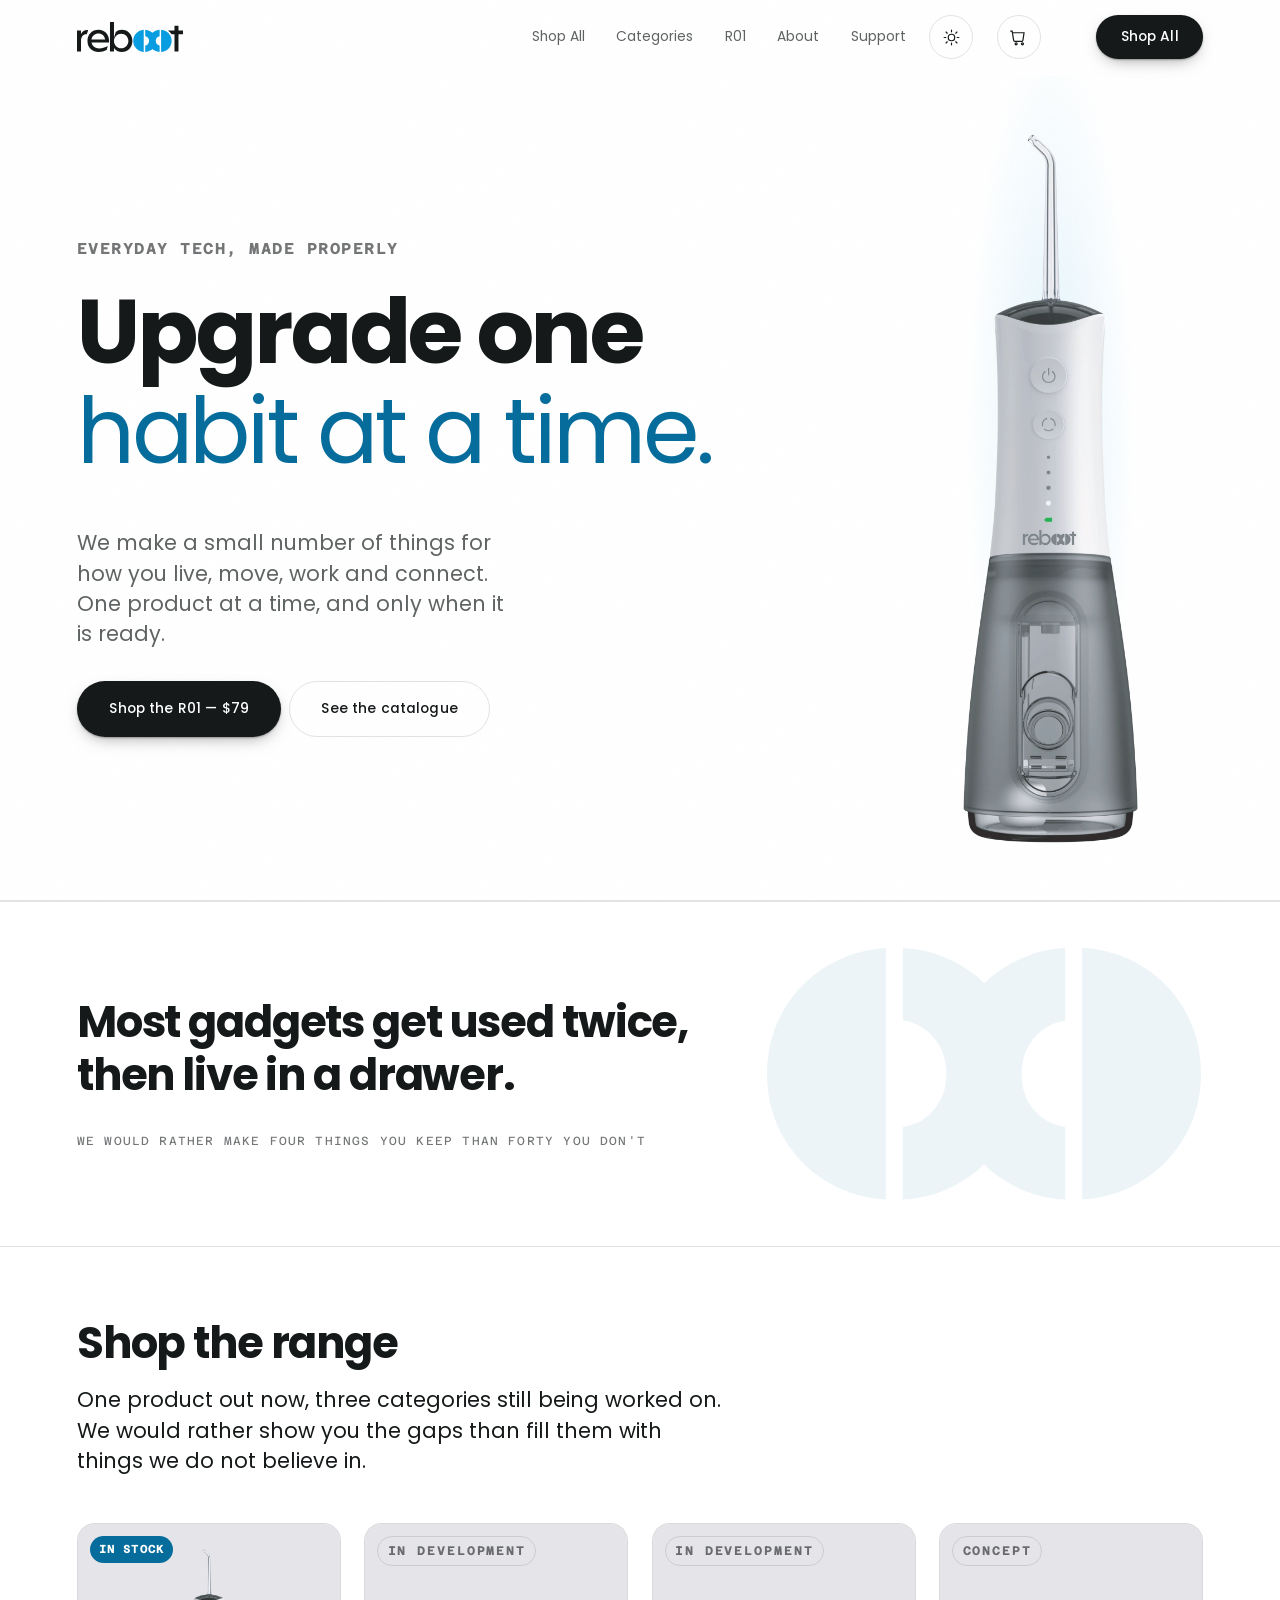
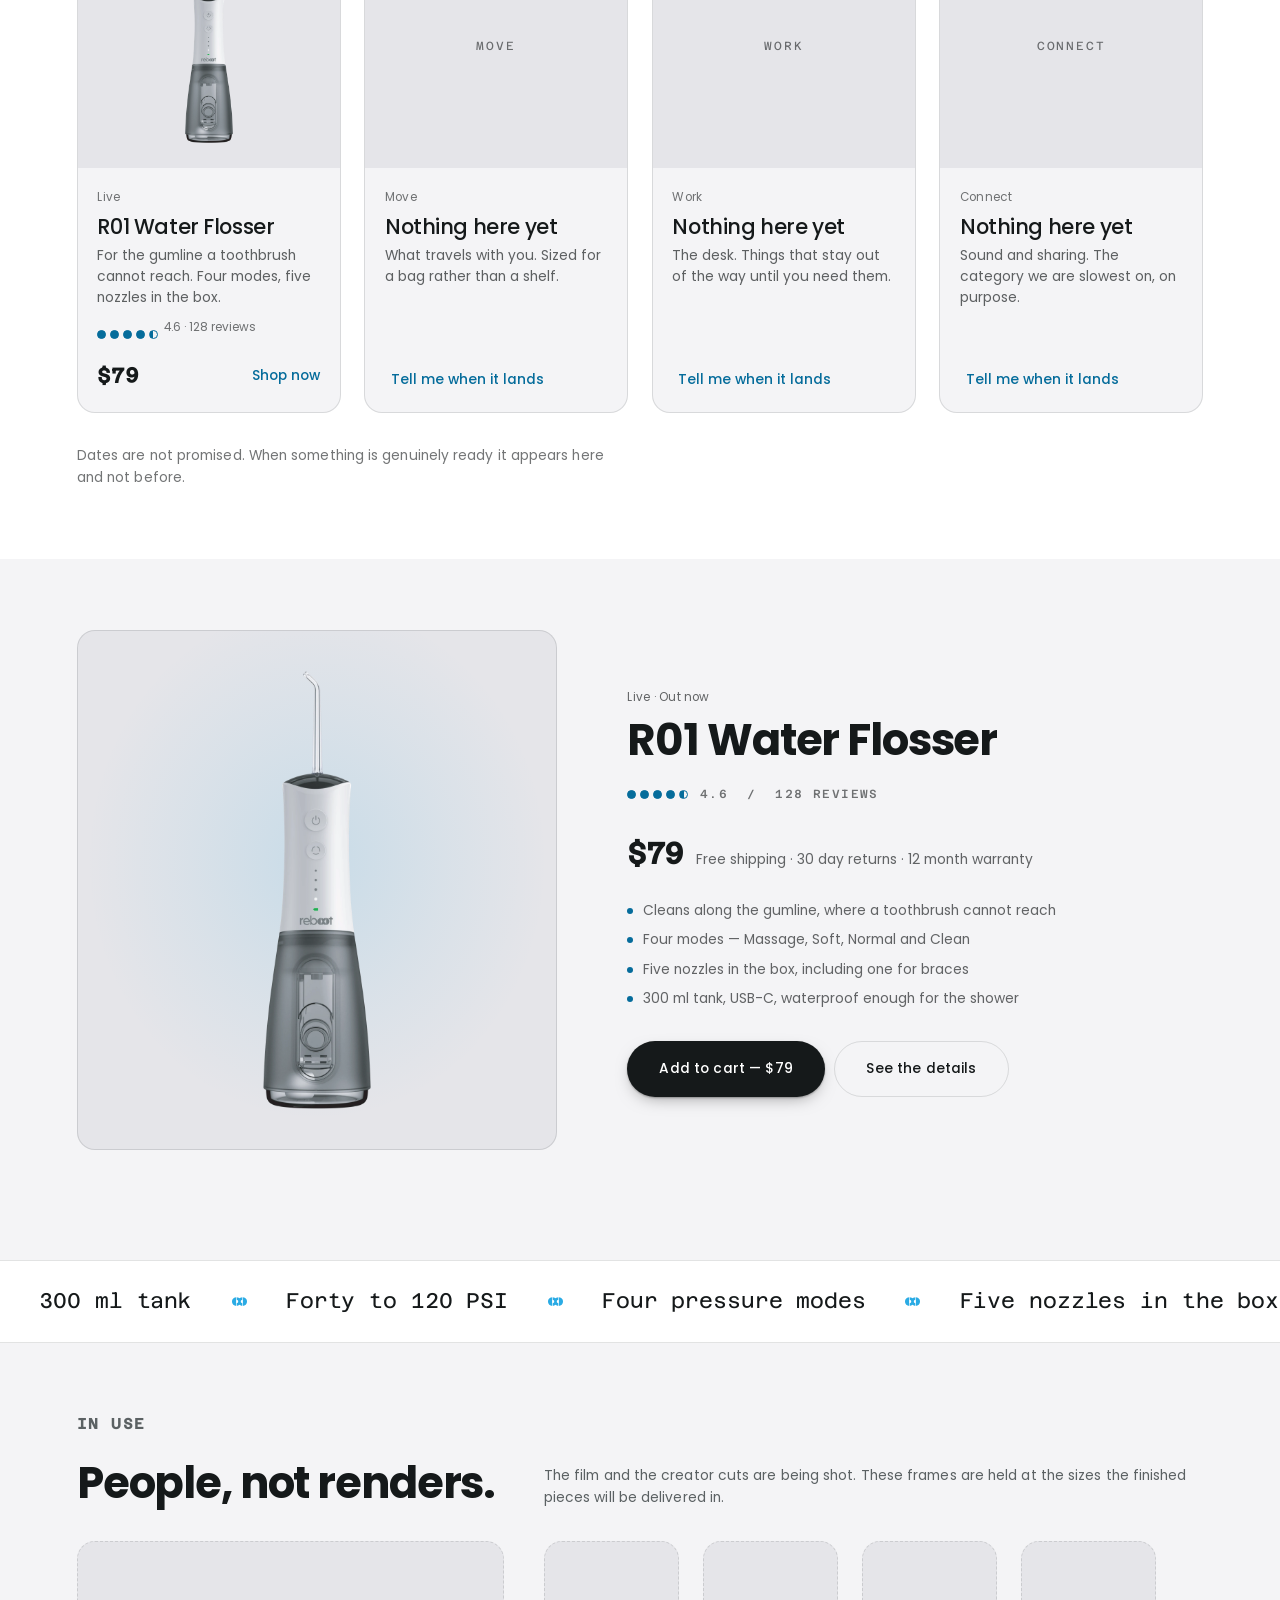
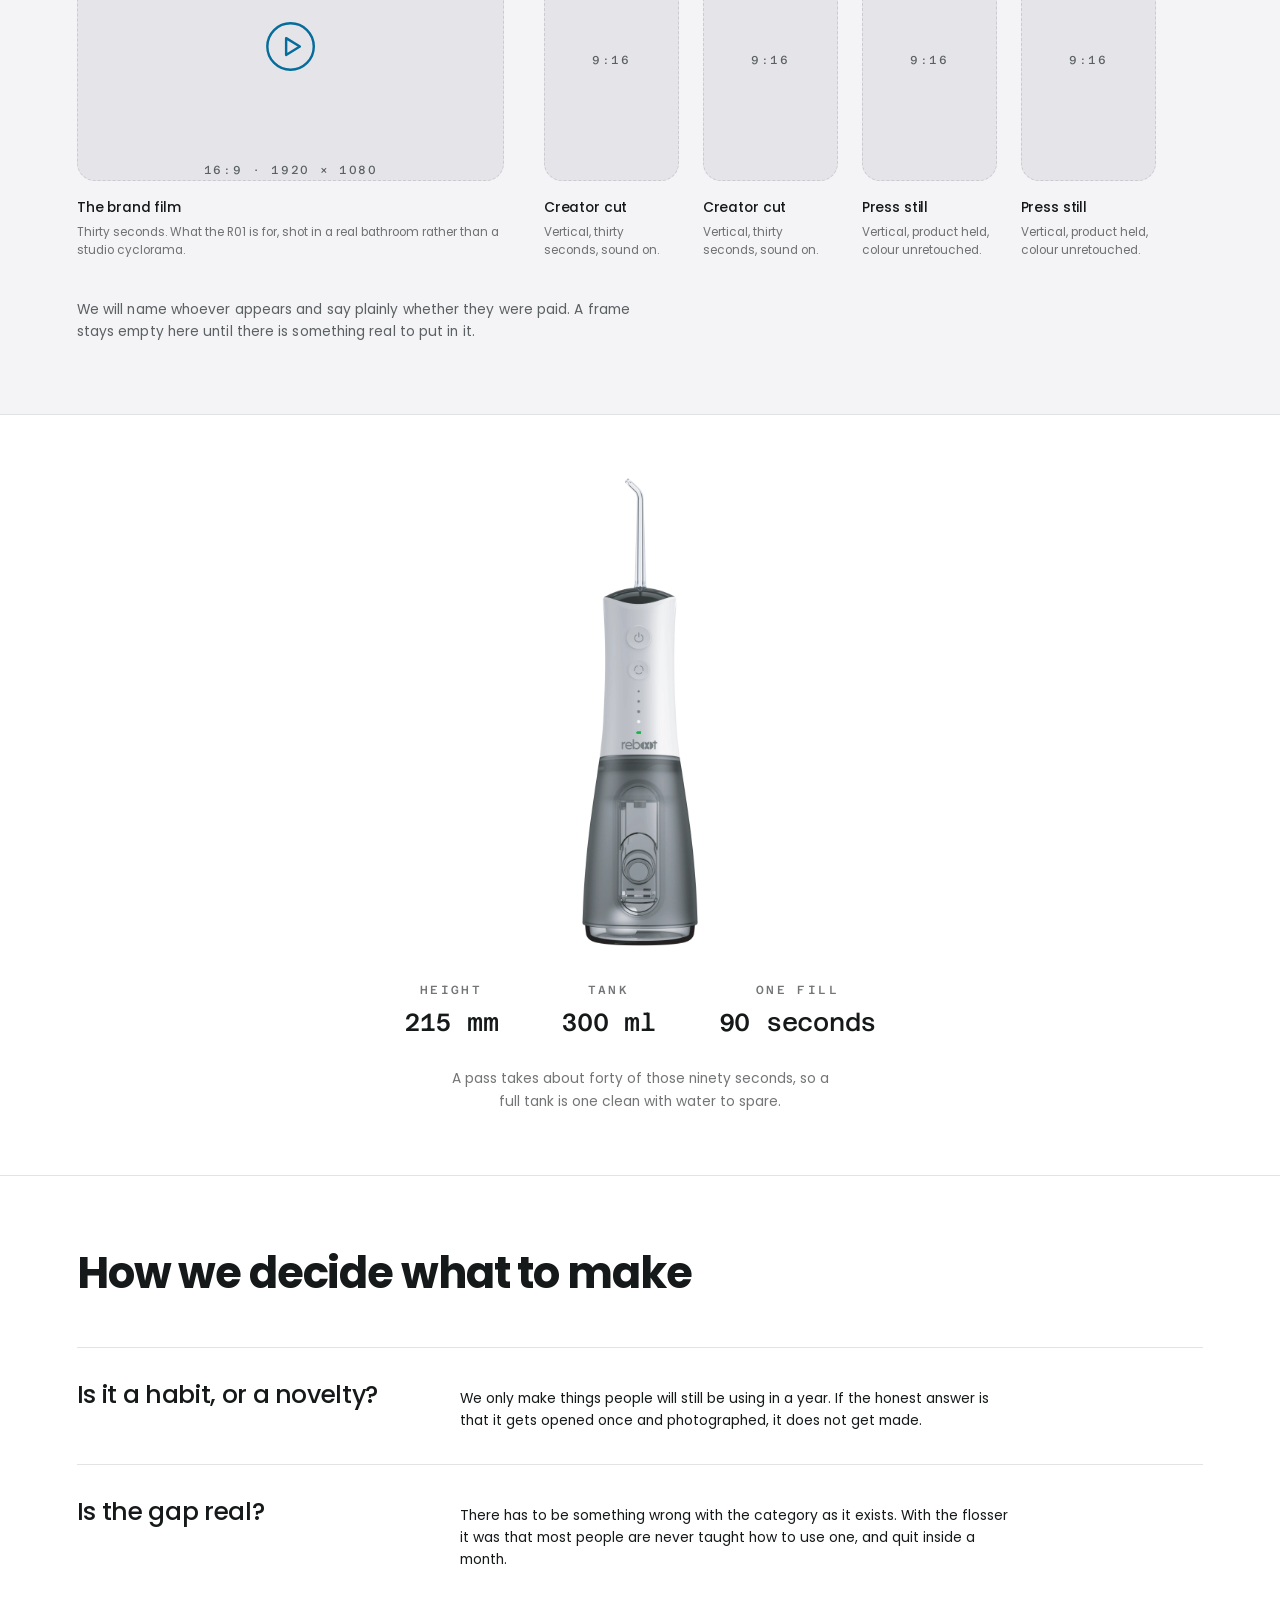
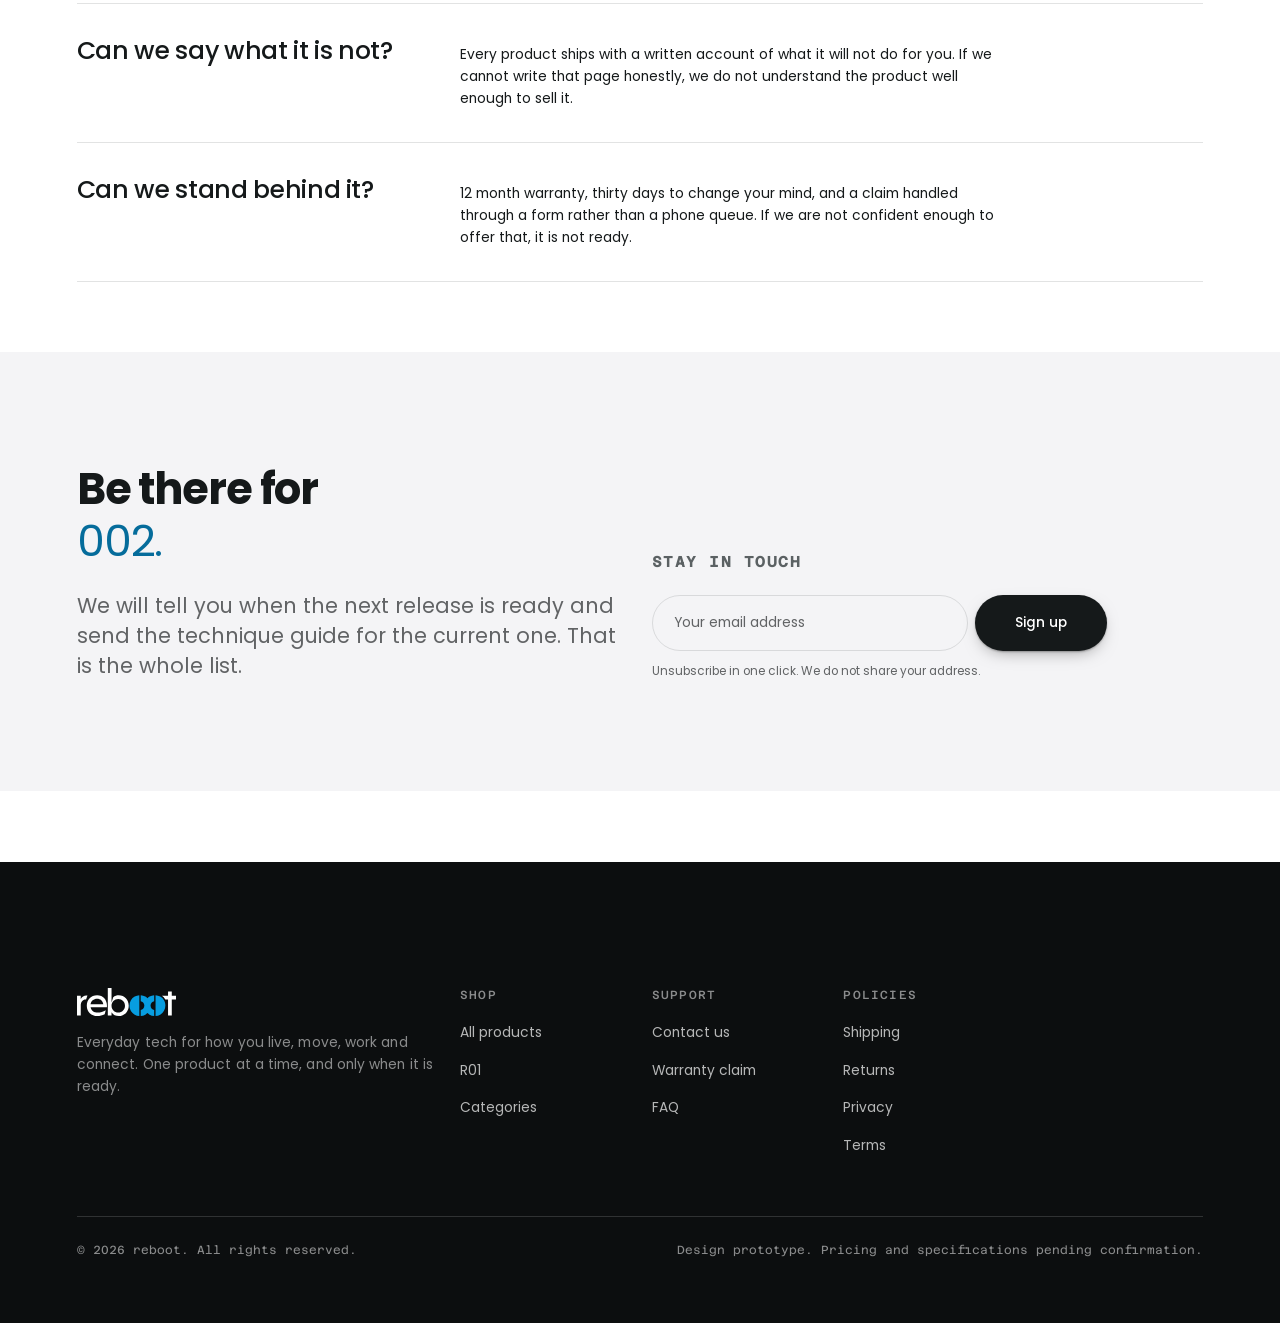
<file: site/index.html>
<!doctype html>
<html lang="en">
<head>
<meta charset="utf-8">
<meta name="viewport" content="width=device-width,initial-scale=1">
<meta name="robots" content="noindex,nofollow">
<title>reboot — everyday tech worth keeping</title>
<meta name="description" content="reboot makes everyday tech for how you live, move, work and connect. Release 001 is a cordless water flosser. We ship one product at a time, and only when it is ready.">
<link rel="preload" href="assets/fonts/poppins-400.woff2" as="font" type="font/woff2" crossorigin>
<link rel="preload" href="assets/fonts/poppins-700.woff2" as="font" type="font/woff2" crossorigin>
<link rel="preload" href="assets/fonts/azeret-500.woff2" as="font" type="font/woff2" crossorigin>
<script>(function(){var t=null;try{t=localStorage.getItem('rb-theme')}catch(e){}
if(t!=='light'&&t!=='dark')t=window.matchMedia('(prefers-color-scheme: light)').matches?'light':'dark';
var d=document.documentElement;d.setAttribute('data-theme',t);d.classList.add('js')})()</script>
<link rel="stylesheet" href="assets/css/site.css">
<link rel="icon" href="assets/img/mark-blue.svg" type="image/svg+xml">
<meta property="og:title" content="reboot — everyday tech worth keeping">
<meta property="og:description" content="One product at a time, and only when it is ready.">
<meta property="og:type" content="website">
<script src="assets/js/analytics.js" defer></script>
</head>
<body>
<a class="skip" href="#main">Skip to content</a>

<header class="hdr">
  <div class="wrap hdr-in">
    <a class="brand" href="index.html" aria-label="reboot home"><img src="assets/img/logo.svg" alt="reboot" width="1330" height="377"></a>
    <button class="burger" aria-label="Menu" aria-expanded="false"><span></span></button>
    <nav class="nav" aria-label="Primary">
      <a href="shop.html">Shop All</a>
      <a href="#shelves">Categories</a>
      <a href="product.html">R01</a>
      <a href="about.html">About</a>
      <a href="contact.html">Support</a>
    </nav>
    <button type="button" class="themebtn" data-theme-toggle aria-pressed="false" aria-label="Switch to light">
      <svg class="t-moon" viewBox="0 0 24 24" aria-hidden="true"><path d="M20 14.6A8.6 8.6 0 0 1 9.4 4 8.6 8.6 0 1 0 20 14.6Z"/></svg>
      <svg class="t-sun" viewBox="0 0 24 24" aria-hidden="true"><circle cx="12" cy="12" r="4.1"/><path d="M12 2.7v2.1M12 19.2v2.1M4.8 12H2.7M21.3 12h-2.1M6.6 6.6 5.1 5.1M18.9 18.9l-1.5-1.5M17.4 6.6l1.5-1.5M5.1 18.9l1.5-1.5"/></svg>
    </button>
    <button type="button" class="cartbtn" data-cart-open aria-label="Open cart" aria-controls="cart-drawer">
      <svg viewBox="0 0 24 24" aria-hidden="true"><path d="M4 6h15l-1.4 9.3a2 2 0 0 1-2 1.7H7.8a2 2 0 0 1-2-1.7L4 4H1.6"/><circle cx="9" cy="20" r="1.3"/><circle cx="17" cy="20" r="1.3"/></svg>
      <span class="cart-badge" data-cart-badge>0</span>
    </button>
    <div class="hdr-cta"><a class="btn btn-primary" href="shop.html"><span>Shop All</span></a></div>
  </div>
  <div class="prog" data-prog></div>
</header>

<main id="main">

  <!-- ATTENTION. The brand, not the product. The flosser appears here as
       evidence that reboot ships, not as the subject of the page. -->
  <section class="hero-full">
    <!-- The ground behind the product: three pressure rings leaving the
         nozzle on a long loop. Decorative, so it is hidden from the
         accessibility tree and carries no content. -->
    <div class="hero-fx" aria-hidden="true">
      <span class="fx-ripple"><i></i><i></i><i></i></span>
    </div>
    <div class="wrap hero-body">
      <div class="hero-draw" data-tilt>
        <div class="tilt glow">
          <img src="assets/img/r01.webp" width="628" height="2544" alt=""
               fetchpriority="high" decoding="async">
        </div>
      </div>
      <div class="grid">
        <div class="c8 s1">
          <span class="label" style="margin-bottom:var(--s3)">Everyday tech, made properly</span>
          <h1 class="optical"><span class="kin">Upgrade one</span><em class="kin ed">habit at a time.</em></h1>
        </div>
        <div class="c5 s1">
          <p class="lede hero-lede">We make a small number of things for how you live, move, work and connect. One product at a time, and only when it is ready.</p>
          <div class="hero-cta">
            <a class="btn btn-primary mag" href="product.html"><span>Shop the R01 &mdash; $79</span></a>
            <a class="btn btn-ghost" href="shop.html"><span>See the catalogue</span></a>
          </div>
        </div>
      </div>
    </div>
  </section>

  <section class="band">
    <div class="wrap">
      <div class="grid">
        <div class="c7 s1 rv">
          <q>Most gadgets get used twice, then live in a drawer.</q>
          <p class="attr">We would rather make four things you keep than forty you don't</p>
        </div>
      </div>
    </div>
  </section>

  <!-- THE SHELVES. Four categories, straight out of the brand's own mission:
       live, move, work, connect. Built as a ledger rather than four matching
       cards, because one shelf has a product on it and three do not, and a
       card grid would quietly claim otherwise. -->
  <section class="sec" id="shelves">
    <div class="wrap">
      <div class="grid rv">
        <div class="c7 s1">
          <h2 class="t-2xl optical">Shop the range</h2>
          <p class="sub">One product out now, three categories still being worked on. We would rather show you the gaps than fill them with things we do not believe in.</p>
        </div>
      </div>

      <!-- Cards, because that is the pattern a shopper already knows. One card
           per product plus one per category that is still empty, labelled as
           empty rather than dressed up as buyable. Adding Release 002 adds a
           card; nothing about the grid changes. -->
      <div class="coll" style="margin-top:var(--s5)">
        <a class="pc rv" href="product.html" style="--acc:#079DE0">
          <div class="pc-fig">
            <span class="pc-tag">In stock</span>
            <img src="assets/img/r01.webp" width="628" height="2544" loading="lazy"
                 alt="reboot R01 cordless water flosser, three quarter view">
          </div>
          <div class="pc-bd">
            <span class="pc-cat">Live</span>
            <h3 class="pc-nm">R01 Water Flosser</h3>
            <p class="pc-ds">For the gumline a toothbrush cannot reach. Four modes, five nozzles in the box.</p>
            <span class="pc-stars">
              <span class="dots" role="img" aria-label="Rated 4.6 out of 5"><i class="on"></i><i class="on"></i><i class="on"></i><i class="on"></i><i class="half"></i></span>
              4.6 &middot; 128 reviews</span>
            <div class="pc-ft"><span class="pc-pr">$79</span><span class="pc-go">Shop now</span></div>
          </div>
        </a>

        <div class="pc empty-slot rv" style="--acc:#F97400">
          <div class="pc-fig"><span class="pc-tag soon">In development</span><span>Move</span></div>
          <div class="pc-bd">
            <span class="pc-cat">Move</span>
            <h3 class="pc-nm">Nothing here yet</h3>
            <p class="pc-ds">What travels with you. Sized for a bag rather than a shelf.</p>
            <div class="pc-ft"><button type="button" class="pc-go" data-modal-open="waitlist">Tell me when it lands</button></div>
          </div>
        </div>

        <div class="pc empty-slot rv rv-d1" style="--acc:#09D0DC">
          <div class="pc-fig"><span class="pc-tag soon">In development</span><span>Work</span></div>
          <div class="pc-bd">
            <span class="pc-cat">Work</span>
            <h3 class="pc-nm">Nothing here yet</h3>
            <p class="pc-ds">The desk. Things that stay out of the way until you need them.</p>
            <div class="pc-ft"><button type="button" class="pc-go" data-modal-open="waitlist">Tell me when it lands</button></div>
          </div>
        </div>

        <div class="pc empty-slot rv rv-d2" style="--acc:#68E69D">
          <div class="pc-fig"><span class="pc-tag soon">Concept</span><span>Connect</span></div>
          <div class="pc-bd">
            <span class="pc-cat">Connect</span>
            <h3 class="pc-nm">Nothing here yet</h3>
            <p class="pc-ds">Sound and sharing. The category we are slowest on, on purpose.</p>
            <div class="pc-ft"><button type="button" class="pc-go" data-modal-open="waitlist">Tell me when it lands</button></div>
          </div>
        </div>
      </div>

      <div class="grid" style="margin-top:var(--s4)">
        <div class="c6 s1"><p class="t-sm dim">Dates are not promised. When something is genuinely ready it appears here and not before.</p></div>
      </div>
    </div>
  </section>

  <!-- RELEASE 001. The product gets one section on the home page instead of
       eleven. The depth lives on its own page, where someone who has decided
       to care about a flosser can go and read all of it. -->
  <!-- FEATURED PRODUCT. What a storefront puts here: the thing you can buy,
       its price, what people rated it, and one button. -->
  <section class="sec sec-air-b light" id="release">
    <div class="wrap">
      <div class="feat">
        <figure class="feat-fig glow halo" style="margin:0">
          <img src="assets/img/r01.webp" width="628" height="2544" loading="lazy"
               alt="reboot R01 cordless water flosser in Soft White, with the smoke grey tank below the body">
        </figure>
        <div class="rv">
          <span class="pc-cat">Live &middot; Out now</span>
          <h2 class="t-2xl optical" style="margin-top:.4rem">R01 Water Flosser</h2>
          <a class="buy-rating" href="product.html#reviews" style="margin-top:var(--s2)">
            <span class="dots" role="img" aria-label="Rated 4.6 out of 5"><i class="on"></i><i class="on"></i><i class="on"></i><i class="on"></i><i class="half"></i></span>
            <span>4.6 &nbsp;/&nbsp; 128 reviews</span>
          </a>
          <div class="feat-pr"><b>$79</b><span>Free shipping &middot; 30 day returns &middot; 12 month warranty</span></div>
          <ul class="feat-list">
            <li>Cleans along the gumline, where a toothbrush cannot reach</li>
            <li>Four modes &mdash; Massage, Soft, Normal and Clean</li>
            <li>Five nozzles in the box, including one for braces</li>
            <li>300 ml tank, USB-C, waterproof enough for the shower</li>
          </ul>
          <div class="hero-actions" style="margin-top:var(--s4)">
            <button type="button" class="btn btn-primary mag" data-add="RB-001-WHT"><span>Add to cart &mdash; $79</span></button>
            <a class="btn btn-ghost" href="product.html"><span>See the details</span></a>
          </div>
        </div>
      </div>
    </div>
  </section>

  <section class="marq" aria-label="Release 001 at a glance">
    <div class="marq-in">
      <div class="marq-set">
        <span>300 ml tank</span><img src="assets/img/mark-blue.svg" alt="" width="15" height="15">
        <span>Forty to 120 PSI</span><img src="assets/img/mark-blue.svg" alt="" width="15" height="15">
        <span>Four pressure modes</span><img src="assets/img/mark-blue.svg" alt="" width="15" height="15">
        <span>Five nozzles in the box</span><img src="assets/img/mark-blue.svg" alt="" width="15" height="15">
        <span>IPX7, shower-safe</span><img src="assets/img/mark-blue.svg" alt="" width="15" height="15">
        <span>Stops itself after two minutes</span><img src="assets/img/mark-blue.svg" alt="" width="15" height="15">
        <span>USB-C, two to three hours</span><img src="assets/img/mark-blue.svg" alt="" width="15" height="15">
      </div>
      <div class="marq-set" aria-hidden="true">
        <span>300 ml tank</span><img src="assets/img/mark-blue.svg" alt="" width="15" height="15">
        <span>Forty to 120 PSI</span><img src="assets/img/mark-blue.svg" alt="" width="15" height="15">
        <span>Four pressure modes</span><img src="assets/img/mark-blue.svg" alt="" width="15" height="15">
        <span>Five nozzles in the box</span><img src="assets/img/mark-blue.svg" alt="" width="15" height="15">
        <span>IPX7, shower-safe</span><img src="assets/img/mark-blue.svg" alt="" width="15" height="15">
        <span>Stops itself after two minutes</span><img src="assets/img/mark-blue.svg" alt="" width="15" height="15">
        <span>USB-C, two to three hours</span><img src="assets/img/mark-blue.svg" alt="" width="15" height="15">
      </div>
    </div>
  </section>

  <!-- IN USE. The wall for the brand film, the creator cuts and anything a
       recognisable face is holding. Every frame below is a reserved slot at a
       fixed aspect, so dropping the finished assets in is a src swap and
       nothing reflows. Nothing here claims an endorsement we do not have. -->
  <section class="sec light" id="stories">
    <div class="wrap">
      <!-- the header sits on the same two columns as the frames below it, so
           the heading shares an edge with the film and the note shares one
           with the reel -->
      <div class="stories stories-hd rv" style="align-items:end">
        <div>
          <div class="eyeline"><span>In use</span></div>
          <h2 class="t-2xl optical">People, not renders.</h2>
        </div>
        <p class="t-sm dim">The film and the creator cuts are being shot. These frames are held at the sizes the finished pieces will be delivered in.</p>
      </div>

      <div class="stories" style="margin-top:var(--s4)">
        <figure class="story story-lead rv">
          <div class="story-media" data-slot>
            <span class="story-play" aria-hidden="true">
              <svg viewBox="0 0 24 24"><circle cx="12" cy="12" r="10.5"/><path d="M10 8.2l6.2 3.8-6.2 3.8z"/></svg>
            </span>
            <span class="story-spec">16:9 &middot; 1920 &times; 1080</span>
          </div>
          <figcaption><b>The brand film</b><span>Thirty seconds. What the R01 is for, shot in a real bathroom rather than a studio cyclorama.</span></figcaption>
        </figure>

        <div class="story-rail" role="list" aria-label="Creator and press slots">
          <figure class="story rv" role="listitem">
            <div class="story-media" data-slot><span class="story-spec">9:16</span></div>
            <figcaption><b>Creator cut</b><span>Vertical, thirty seconds, sound on.</span></figcaption>
          </figure>
          <figure class="story rv rv-d1" role="listitem">
            <div class="story-media" data-slot><span class="story-spec">9:16</span></div>
            <figcaption><b>Creator cut</b><span>Vertical, thirty seconds, sound on.</span></figcaption>
          </figure>
          <figure class="story rv rv-d2" role="listitem">
            <div class="story-media" data-slot><span class="story-spec">9:16</span></div>
            <figcaption><b>Press still</b><span>Vertical, product held, colour unretouched.</span></figcaption>
          </figure>
          <figure class="story rv rv-d1" role="listitem">
            <div class="story-media" data-slot><span class="story-spec">9:16</span></div>
            <figcaption><b>Press still</b><span>Vertical, product held, colour unretouched.</span></figcaption>
          </figure>
        </div>
      </div>

      <p class="t-sm dim stories-note">We will name whoever appears and say plainly whether they were paid. A frame stays empty here until there is something real to put in it.</p>
    </div>
  </section>

  <section class="moment sec-air" aria-labelledby="objh">
    <div class="wrap bleed">
      <h2 id="objh" class="vh">The object</h2>
      <img src="assets/img/r01.webp" width="628" height="2544" loading="lazy"
           alt="The R01 seen straight on, showing the power and mode buttons, the mode indicators and the tank">
      <dl class="moment-facts">
        <div><dt>Height</dt><dd>215 mm</dd></div>
        <div><dt>Tank</dt><dd>300 ml</dd></div>
        <div><dt>One fill</dt><dd>90 seconds</dd></div>
      </dl>
      <p class="moment-note">A pass takes about forty of those ninety seconds, so a full tank is one clean with water to spare.</p>
    </div>
  </section>

  <!-- THE STANDARD. Three empty shelves are only credible if the rule for
       filling them is stated. This is what makes the gaps read as restraint
       rather than as a store that has not been finished. -->
  <section class="sec">
    <div class="wrap">
      <div class="grid rv">
        <div class="c8 s1">
          <h2 class="t-2xl optical">How we decide what to make</h2>
        </div>
      </div>
      <div class="ladder" style="margin-top:var(--s5)">
        <div class="rung rv"><h3>Is it a habit, or a novelty?</h3><p>We only make things people will still be using in a year. If the honest answer is that it gets opened once and photographed, it does not get made.</p></div>
        <div class="rung rv"><h3>Is the gap real?</h3><p>There has to be something wrong with the category as it exists. With the flosser it was that most people are never taught how to use one, and quit inside a month.</p></div>
        <div class="rung rv"><h3>Can we say what it is not?</h3><p>Every product ships with a written account of what it will not do for you. If we cannot write that page honestly, we do not understand the product well enough to sell it.</p></div>
        <div class="rung rv"><h3>Can we stand behind it?</h3><p>12 month warranty, thirty days to change your mind, and a claim handled through a form rather than a phone queue. If we are not confident enough to offer that, it is not ready.</p></div>
      </div>
    </div>
  </section>

  <!-- DECISION. For a store with one product and more coming, the newsletter
       is the conversion moment, not a footer afterthought. -->
  <section class="sec sec-air light">
    <div class="wrap">
      <div class="grid" style="align-items:end">
        <div class="c6 s1 rv">
          <h2 class="t-2xl optical">Be there for<br><span class="ed accent">002.</span></h2>
          <p class="sub" style="margin-top:var(--s3)">We will tell you when the next release is ready and send the technique guide for the current one. That is the whole list.</p>
        </div>
        <div class="c5 s7 rv rv-d1">
          <span class="label" style="margin-bottom:var(--s2)">Stay in touch</span>
          <form class="nl" data-demo novalidate>
            <label for="nl-email" class="vh">Email address</label>
            <input id="nl-email" type="email" name="email" placeholder="Your email address" required autocomplete="email">
            <button class="btn btn-primary" type="submit"><span>Sign up</span></button>
            <p class="nl-err" data-nl-err hidden role="alert"></p>
            <div class="nl-done" data-demo-note hidden tabindex="-1">
              <b>You are on the list.</b>
              <p>The technique guide is at <a href="product.html#technique">the product page</a> in the meantime. This is a design prototype, so nothing was actually sent.</p>
            </div>
          </form>
          <p class="nl-note">Unsubscribe in one click. We do not share your address.</p>
        </div>
      </div>
    </div>
  </section>

</main>

<div class="modal" id="waitlist" role="dialog" aria-modal="true" aria-labelledby="wl-h" aria-hidden="true">
  <div class="modal-card" style="position:relative">
    <button type="button" class="modal-x" data-modal-close aria-label="Close">
      <svg viewBox="0 0 24 24" aria-hidden="true"><path d="M5 5l14 14M19 5L5 19"/></svg>
    </button>
    <h2 id="wl-h">Told when 002 is real.</h2>
    <p>One email when the next release actually exists. Not a countdown, not a reservation, and not a waiting list that is really a mailing list with a badge on it.</p>
    <form class="nl" data-demo novalidate style="margin-top:var(--s3)">
      <label for="wl-email" class="vh">Email address</label>
      <input id="wl-email" type="email" name="email" placeholder="Your email address" required autocomplete="email">
      <button class="btn btn-primary" type="submit"><span>Join the list</span></button>
      <p class="nl-err" data-nl-err hidden role="alert"></p>
      <div class="nl-done" data-demo-note hidden tabindex="-1">
        <b>You are on the list.</b>
        <p>We will write when there is something to write about. This is a design prototype, so nothing was actually sent.</p>
      </div>
    </form>
    <p class="nl-note">Unsubscribe in one click. We do not share your address.</p>
  </div>
</div>

<footer class="ftr">
  <div class="wrap">
    <div class="grid">
      <div class="c4 s1 ftr-brand">
        <img src="assets/img/logo.svg" alt="reboot" width="1330" height="377">
        <p class="t-sm dim measure-s">Everyday tech for how you live, move, work and connect. One product at a time, and only when it is ready.</p>
      </div>
      <div class="c2 s5"><h4>Shop</h4><ul><li><a href="shop.html">All products</a></li><li><a href="product.html">R01</a></li><li><a href="index.html#shelves">Categories</a></li></ul></div>
      <div class="c2 s7"><h4>Support</h4><ul><li><a href="contact.html">Contact us</a></li><li><a href="warranty.html">Warranty claim</a></li><li><a href="product.html#faq">FAQ</a></li></ul></div>
      <div class="c2 s9"><h4>Policies</h4><ul><li><a href="shipping.html">Shipping</a></li><li><a href="returns.html">Returns</a></li><li><a href="privacy.html">Privacy</a></li><li><a href="terms.html">Terms</a></li></ul></div>
    </div>
    <div class="ftr-btm">
      <span>&copy; 2026 reboot. All rights reserved.</span>
      <span>Design prototype. Pricing and specifications pending confirmation.</span>
    </div>
  </div>
</footer>


<div class="scrim" id="cart-scrim" hidden-until-found></div>
<div class="drawer-shell" data-drawer-shell>
<aside class="drawer" id="cart-drawer" role="dialog" aria-modal="true" aria-label="Your cart" aria-hidden="true">
  <div class="drawer-hd">
    <h2>Your cart</h2>
    <button type="button" class="drawer-x" data-cart-close aria-label="Close cart">
      <svg viewBox="0 0 24 24" aria-hidden="true"><path d="M5 5l14 14M19 5L5 19"/></svg>
    </button>
  </div>
  <div class="drawer-bd">
    <div class="ship-meter">
      <p data-ship-note>Add <b>$79</b> for free shipping</p>
      <div class="ship-bar"><i data-ship-fill style="--p:0"></i></div>
    </div>
    <div data-cart-body></div>
    <div class="upsell" data-upsell>
      <div class="upsell-fig"><img src="assets/img/dwg-top.svg" alt="" width="36" height="40" loading="lazy"></div>
      <div>
        <span class="upsell-k">Add on</span>
        <h4>Nozzle set, four pack &mdash; $12</h4>
      </div>
      <button type="button" class="upsell-add" data-upsell-add>Add</button>
    </div>
  </div>
  <div class="drawer-ft">
    <div class="sub-row"><span>Subtotal</span><b data-cart-sub>$0</b></div>
    <button type="button" class="btn btn-primary btn-block" data-checkout><span>Checkout now</span></button>
    <p class="drawer-note" data-checkout-note hidden tabindex="-1">This is a design prototype. Checkout is Shopify&#8217;s and is not reproduced here.</p>
    <p class="drawer-note">Taxes and shipping calculated at checkout.</p>
  </div>
</aside>
</div>
<p class="vh" role="status" aria-live="polite" data-cart-live></p>

<script src="assets/js/site.js" defer></script>
</body>
</html>
</file>
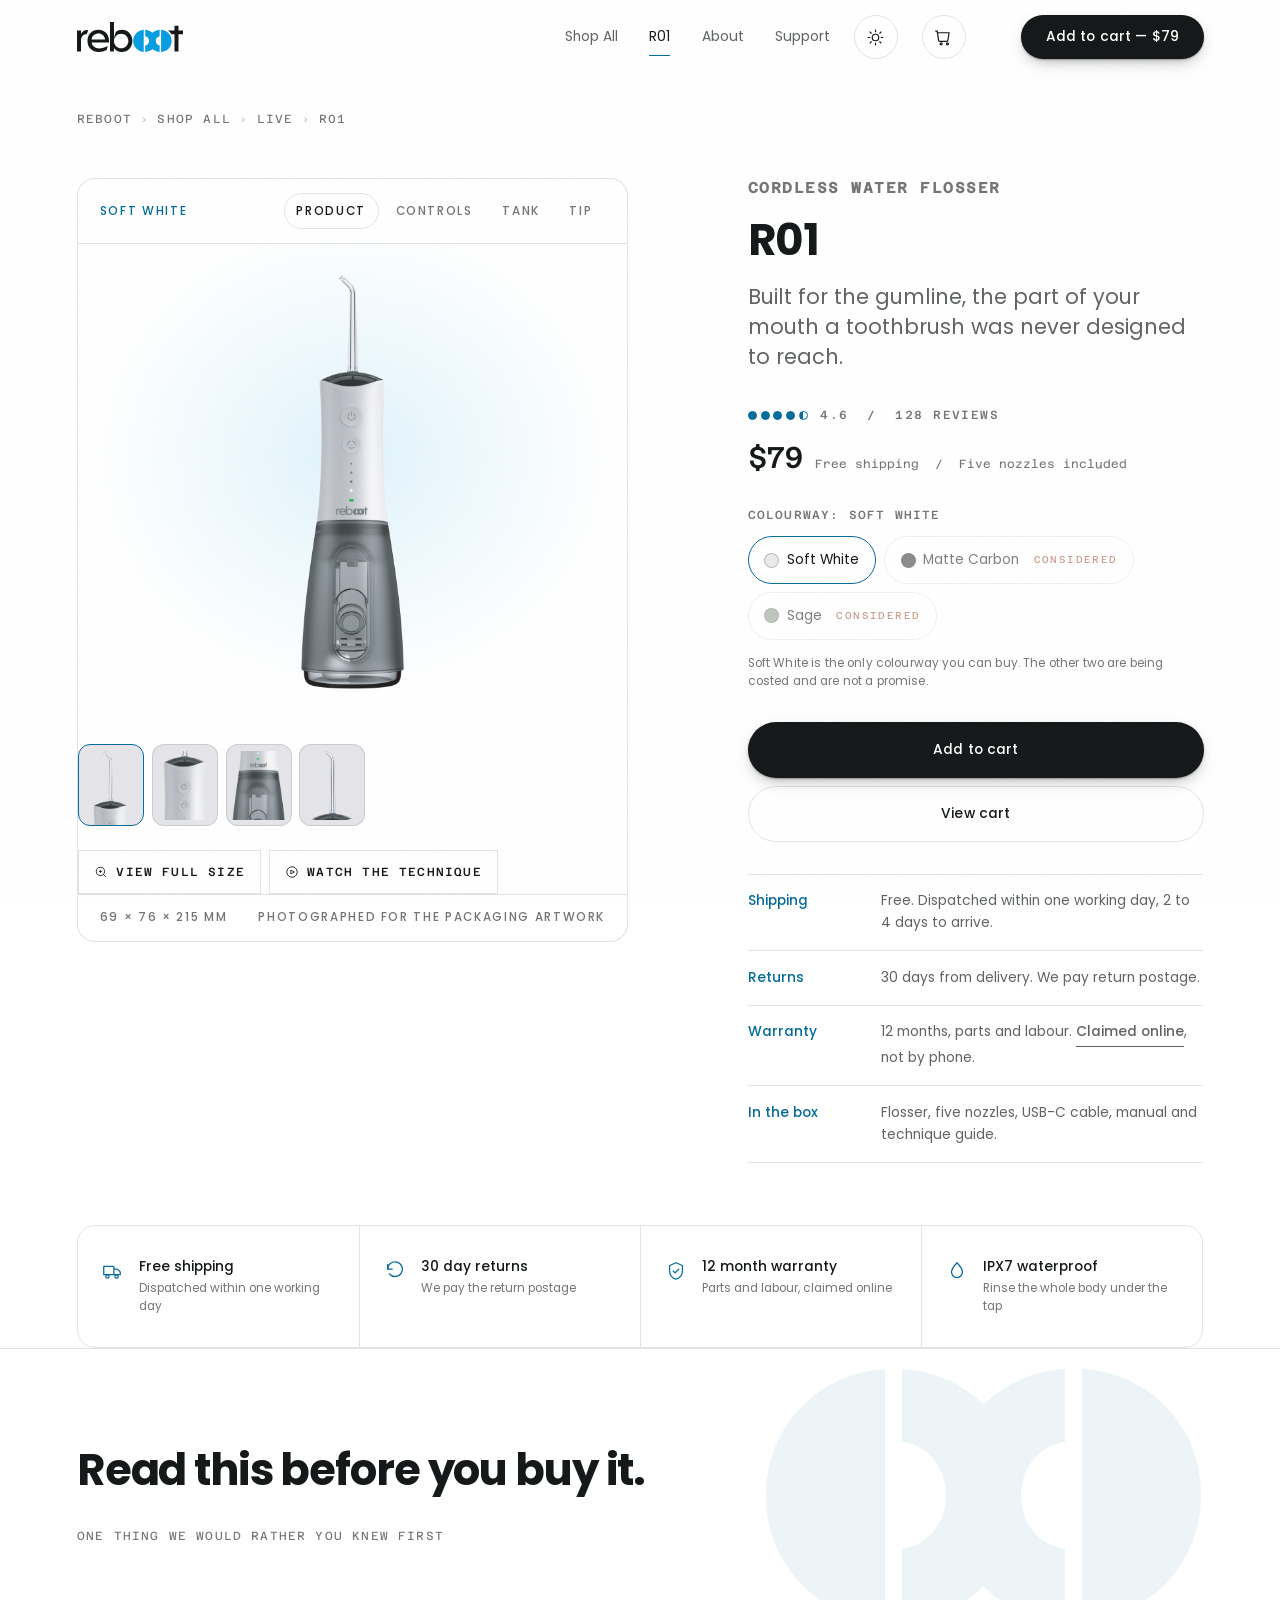
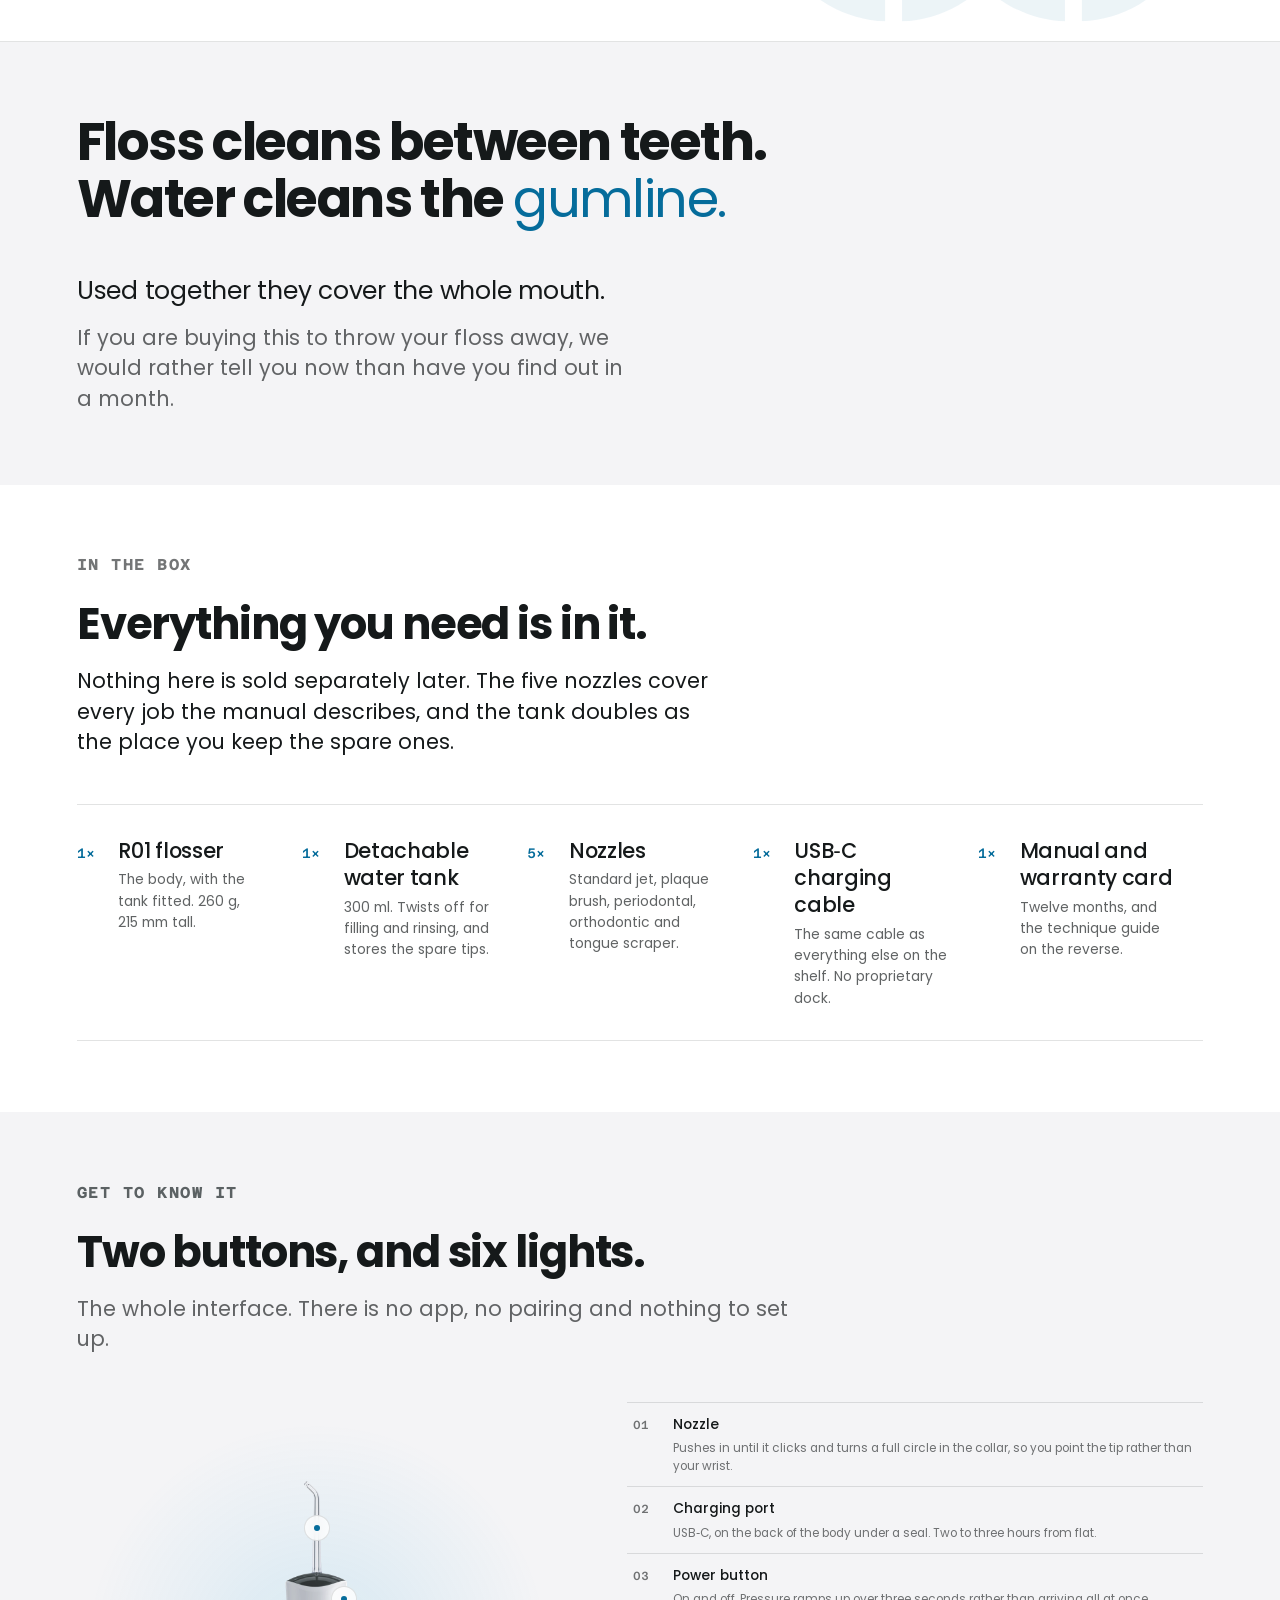
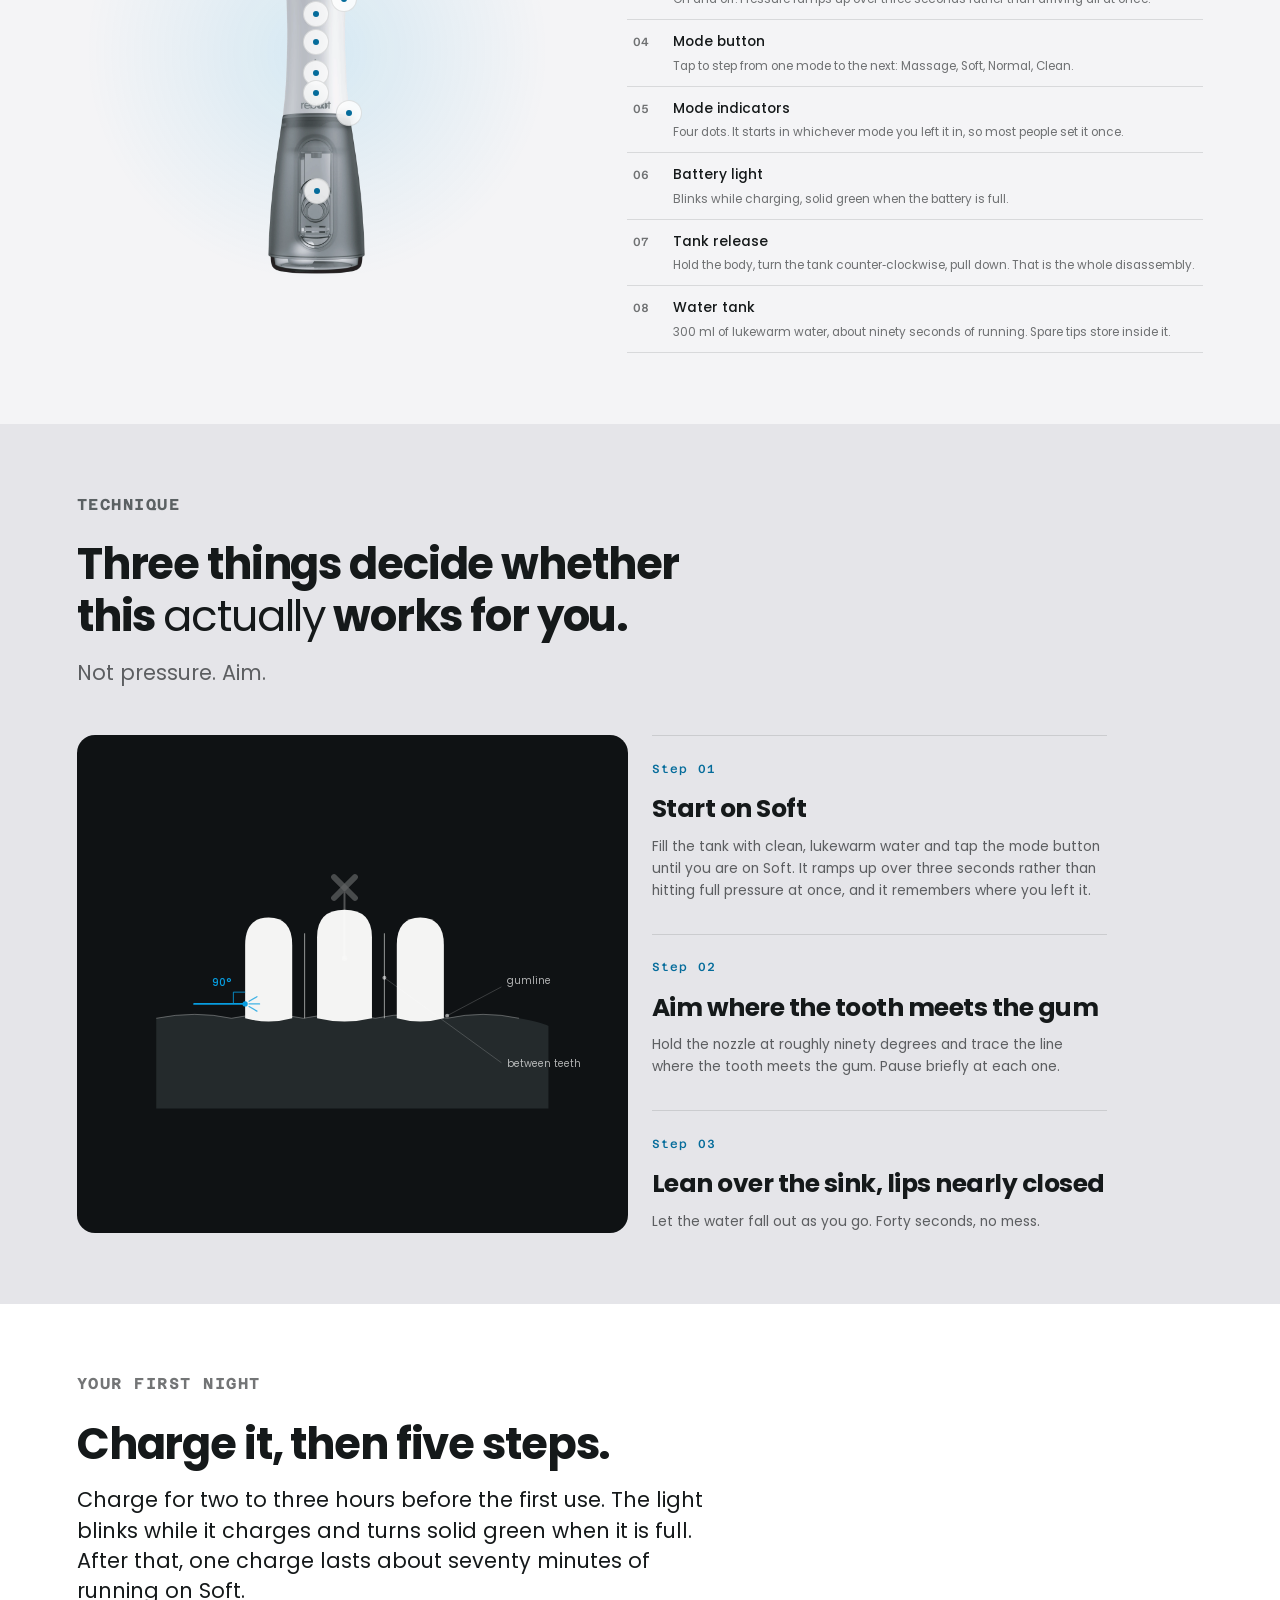
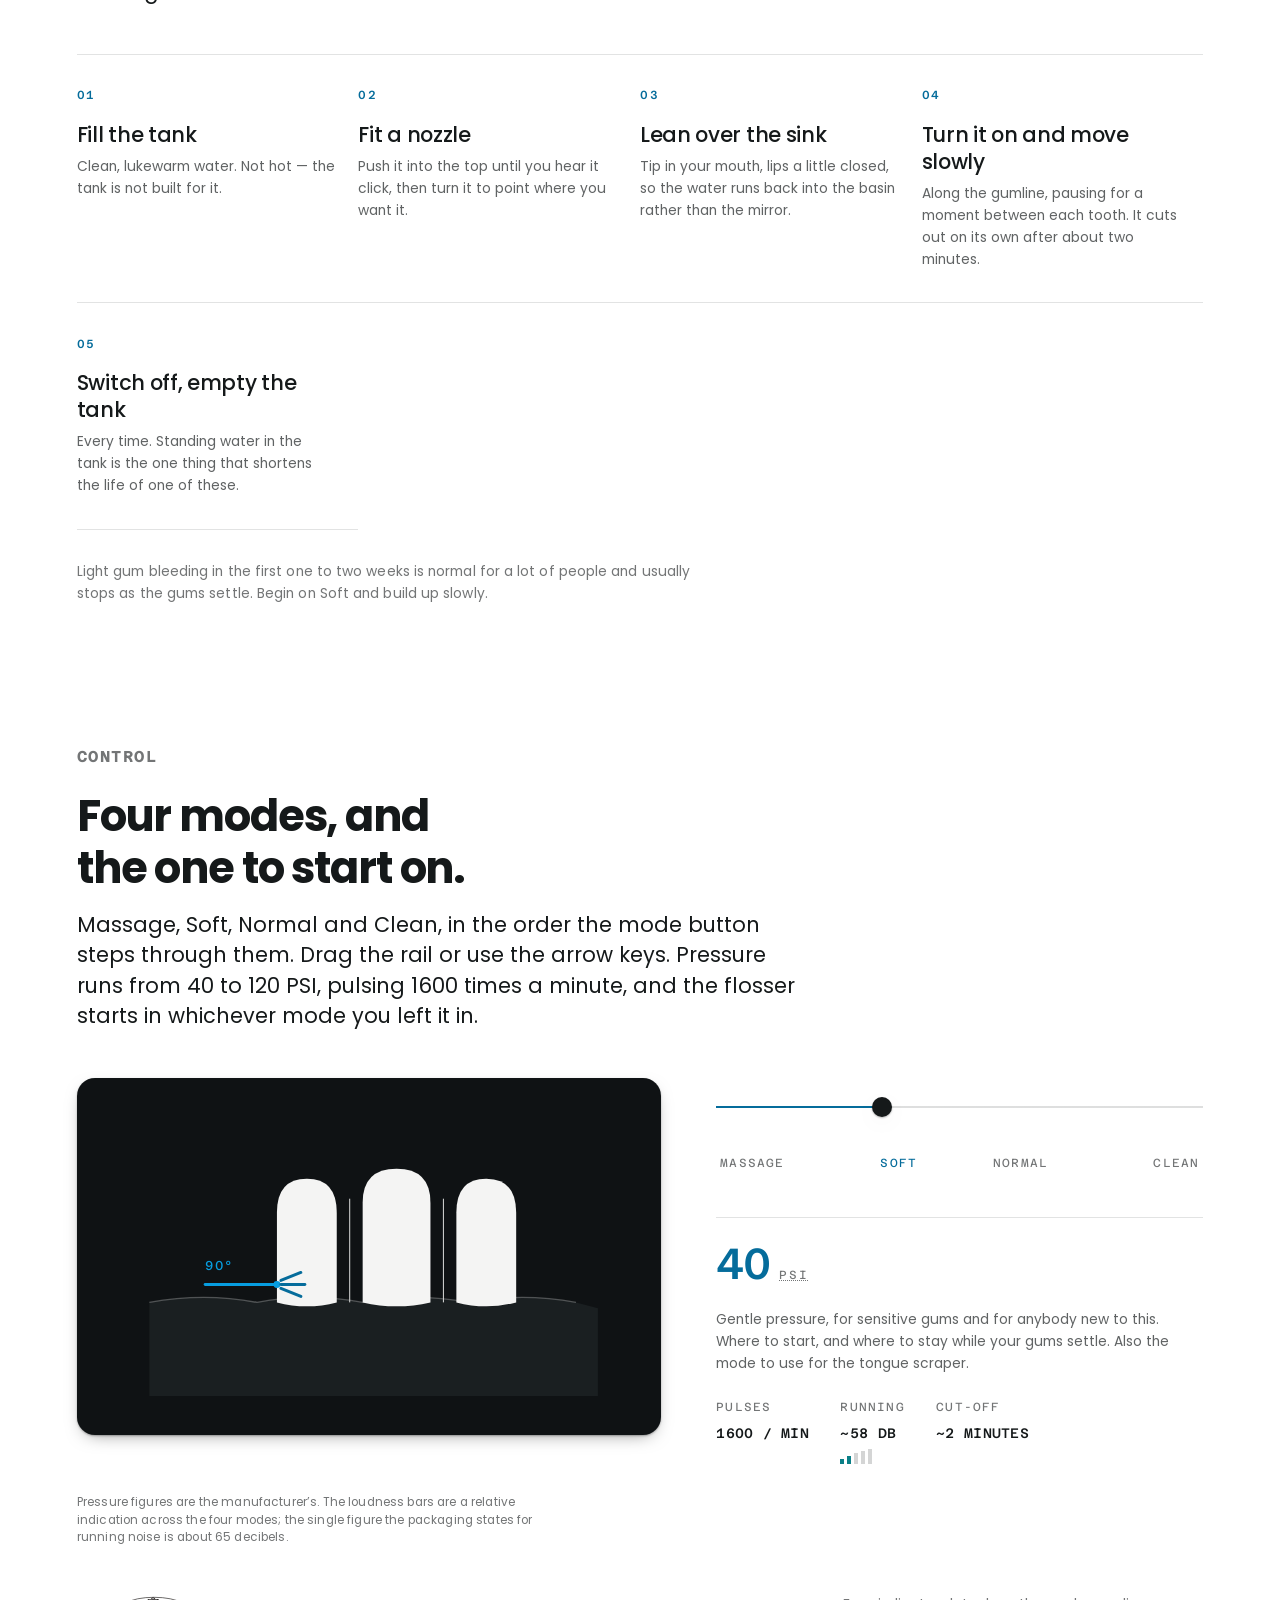
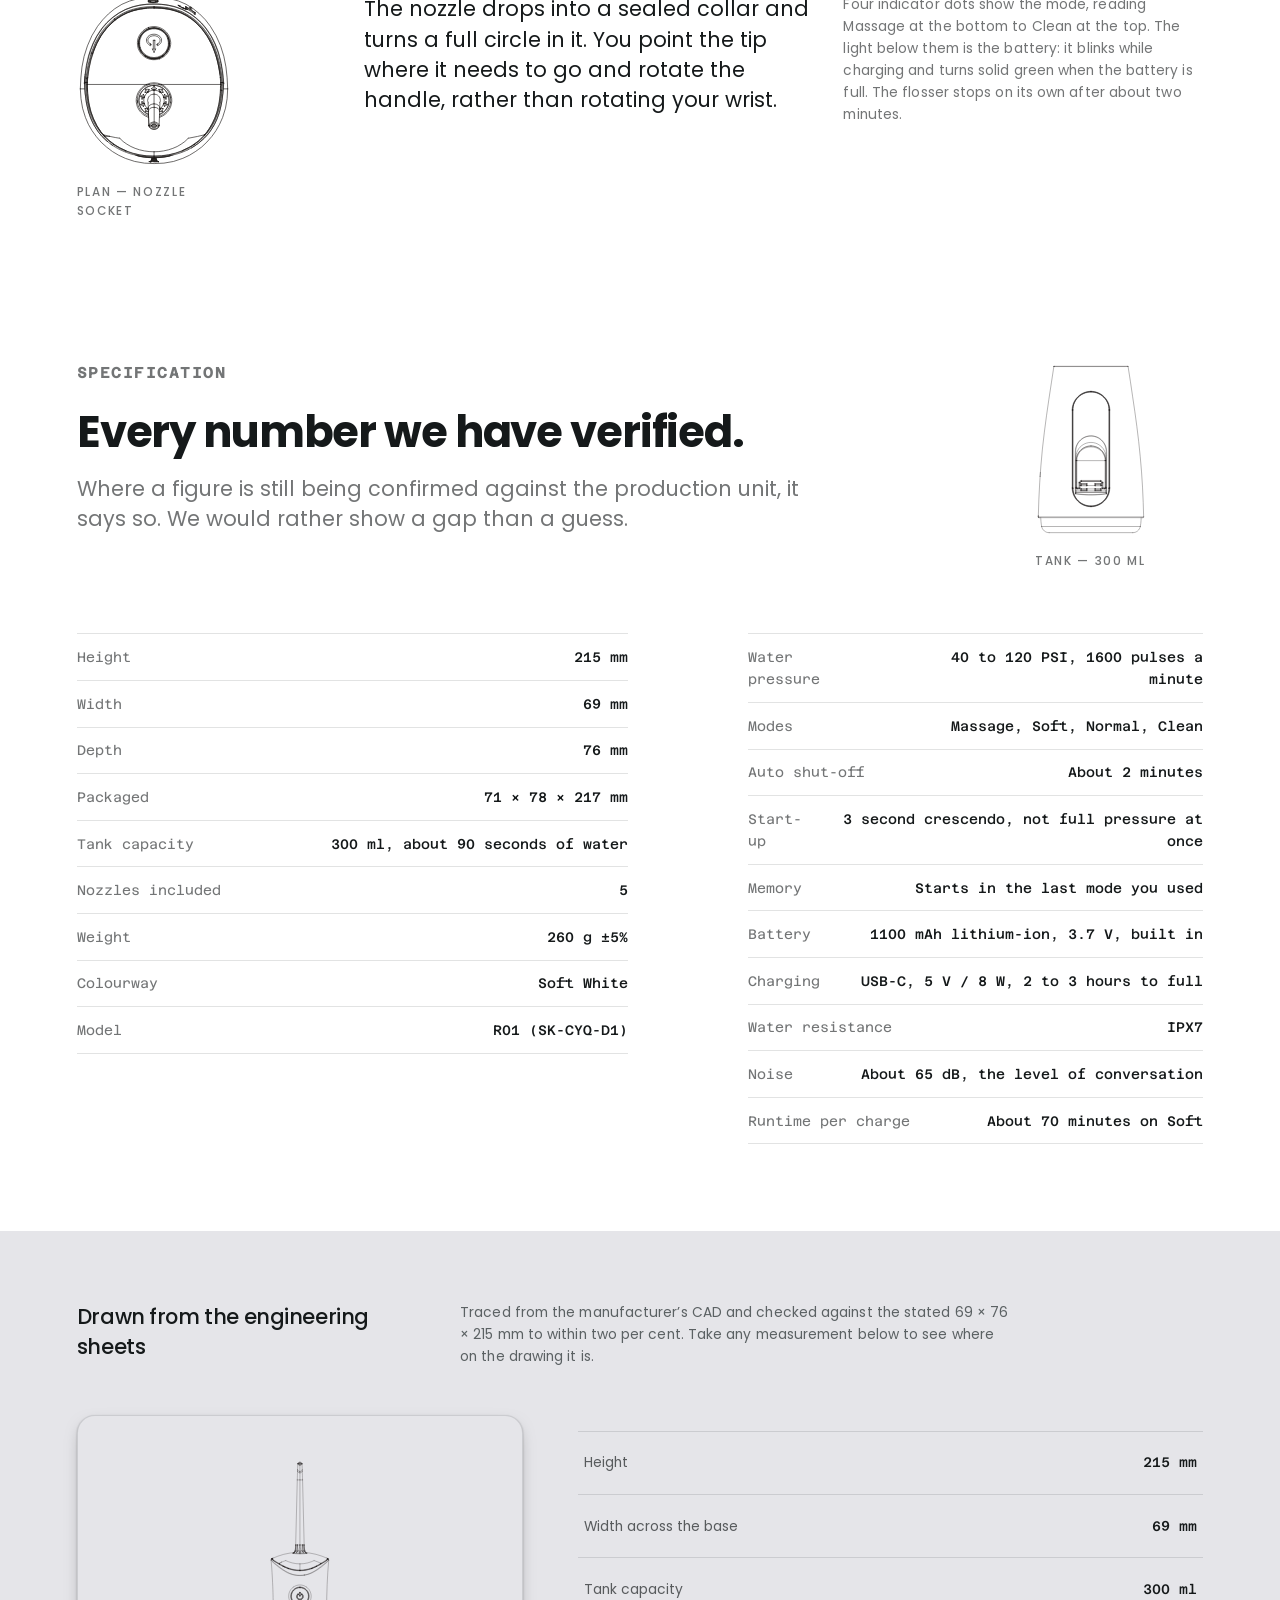
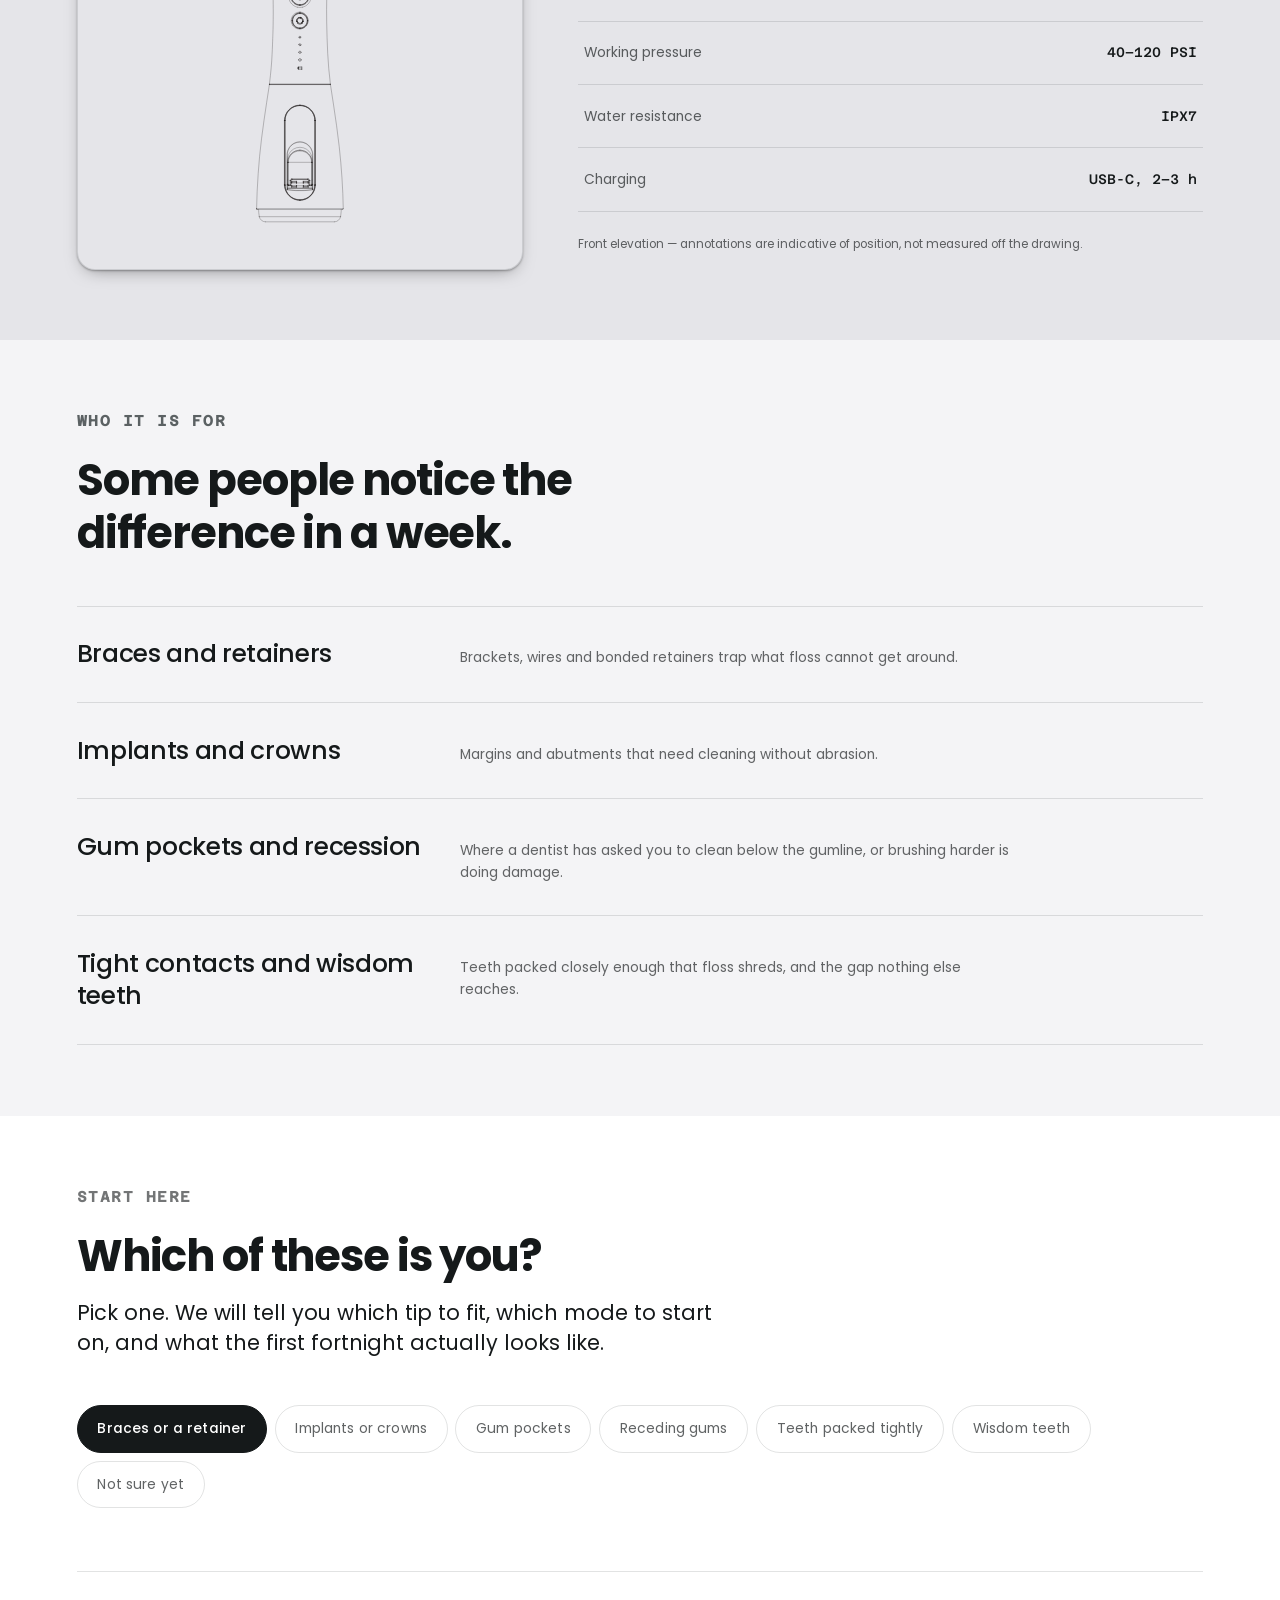
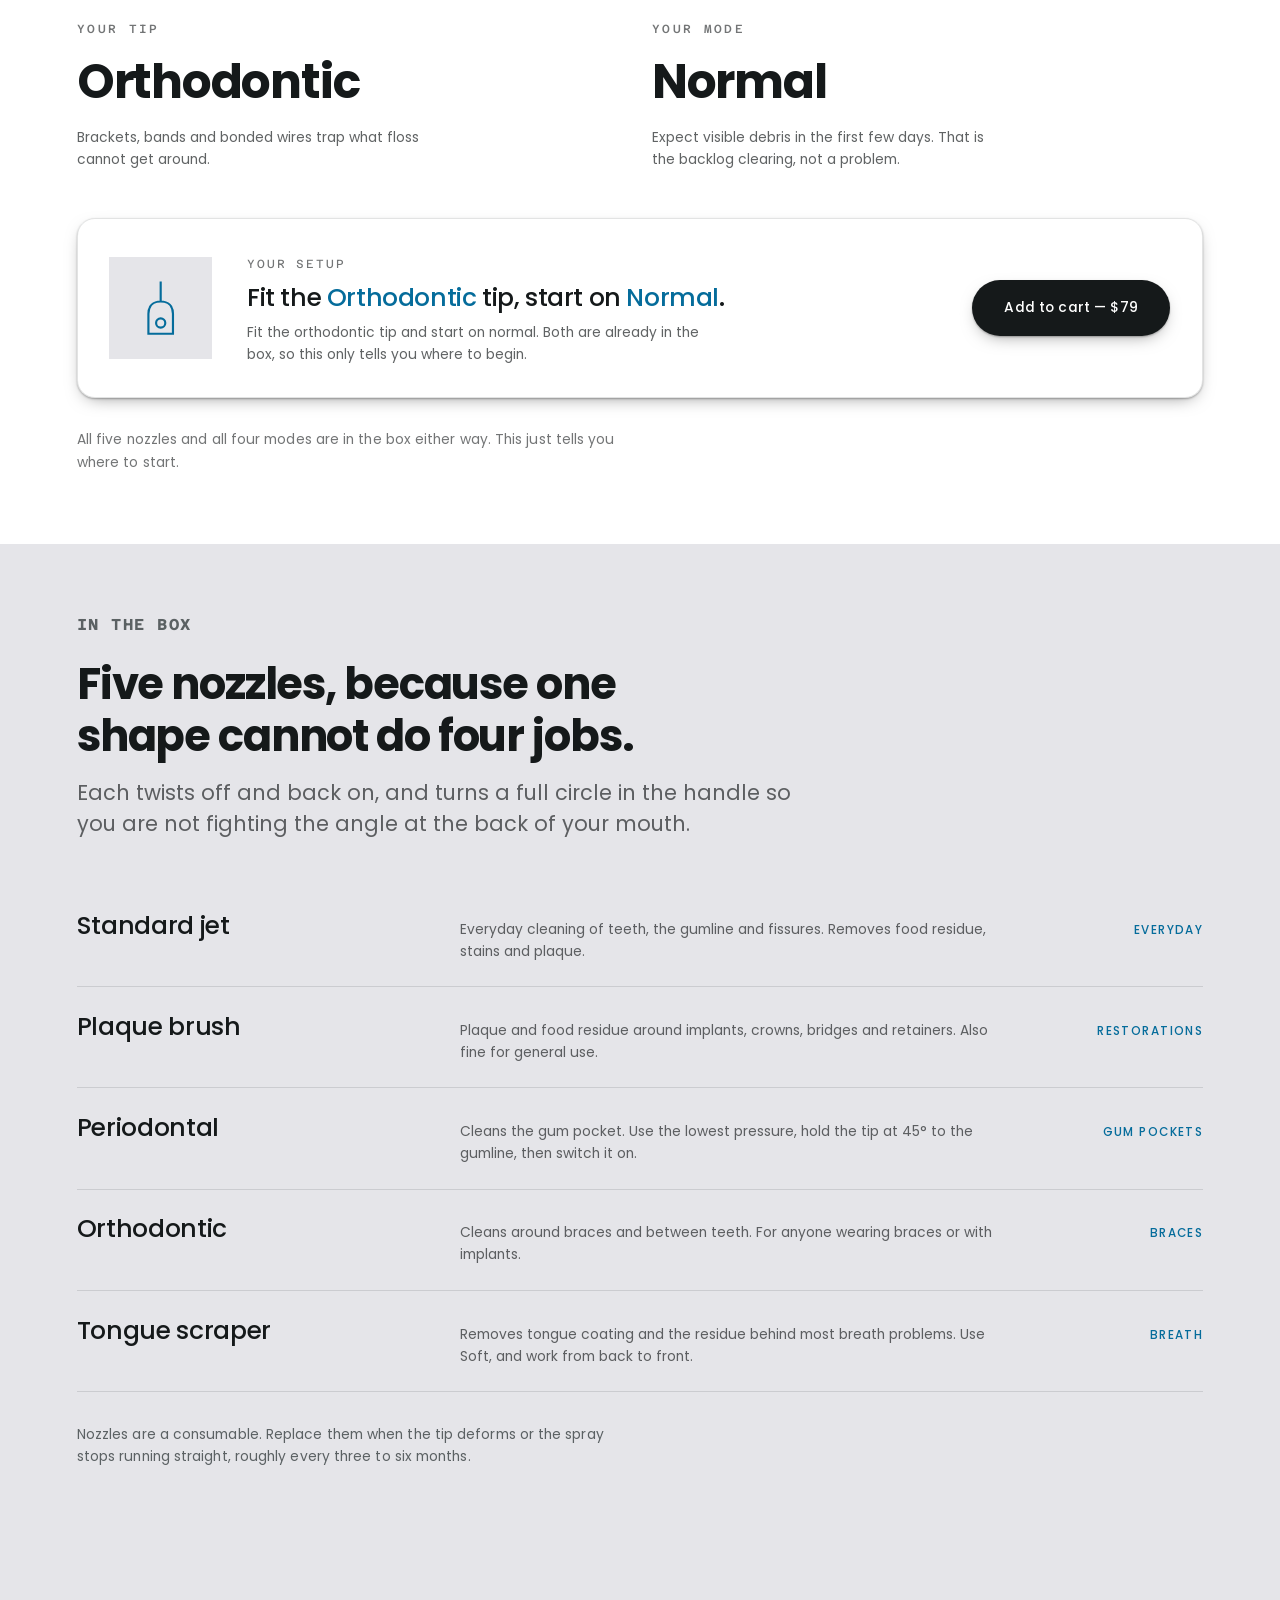
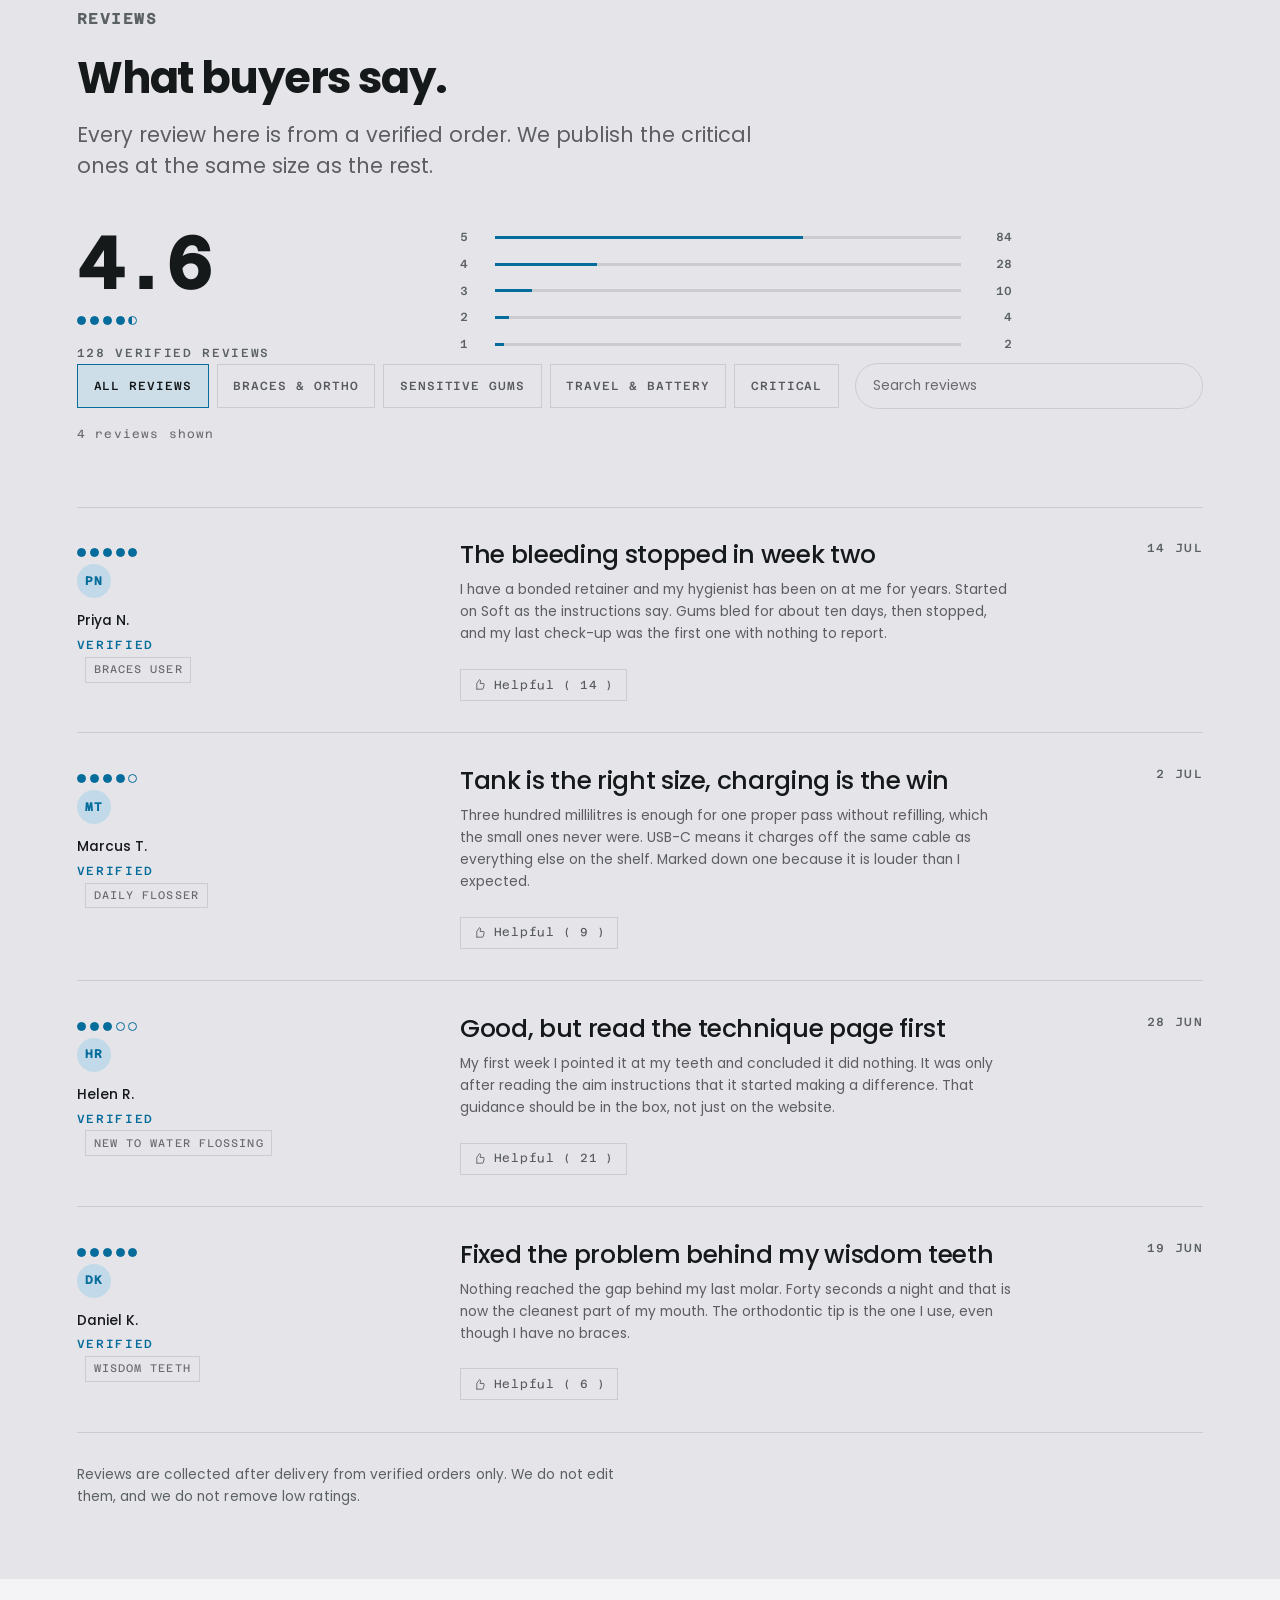
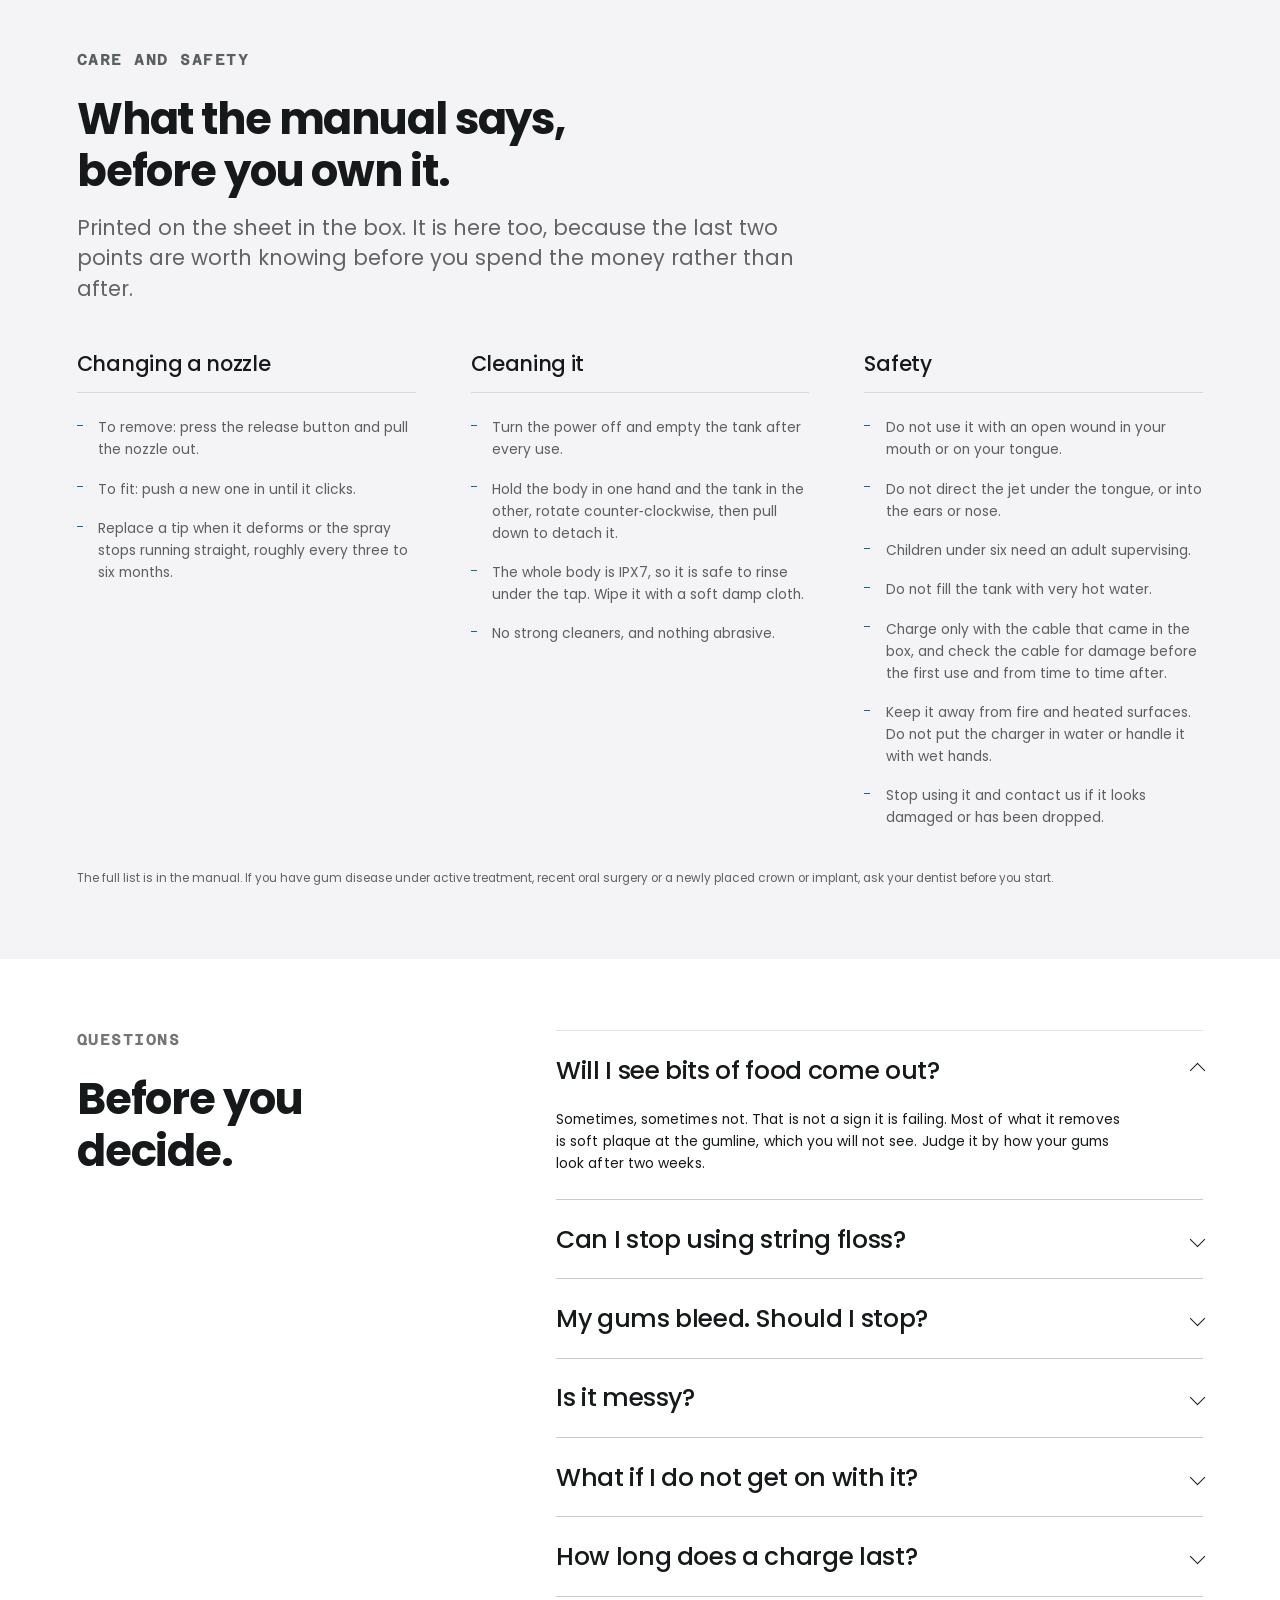
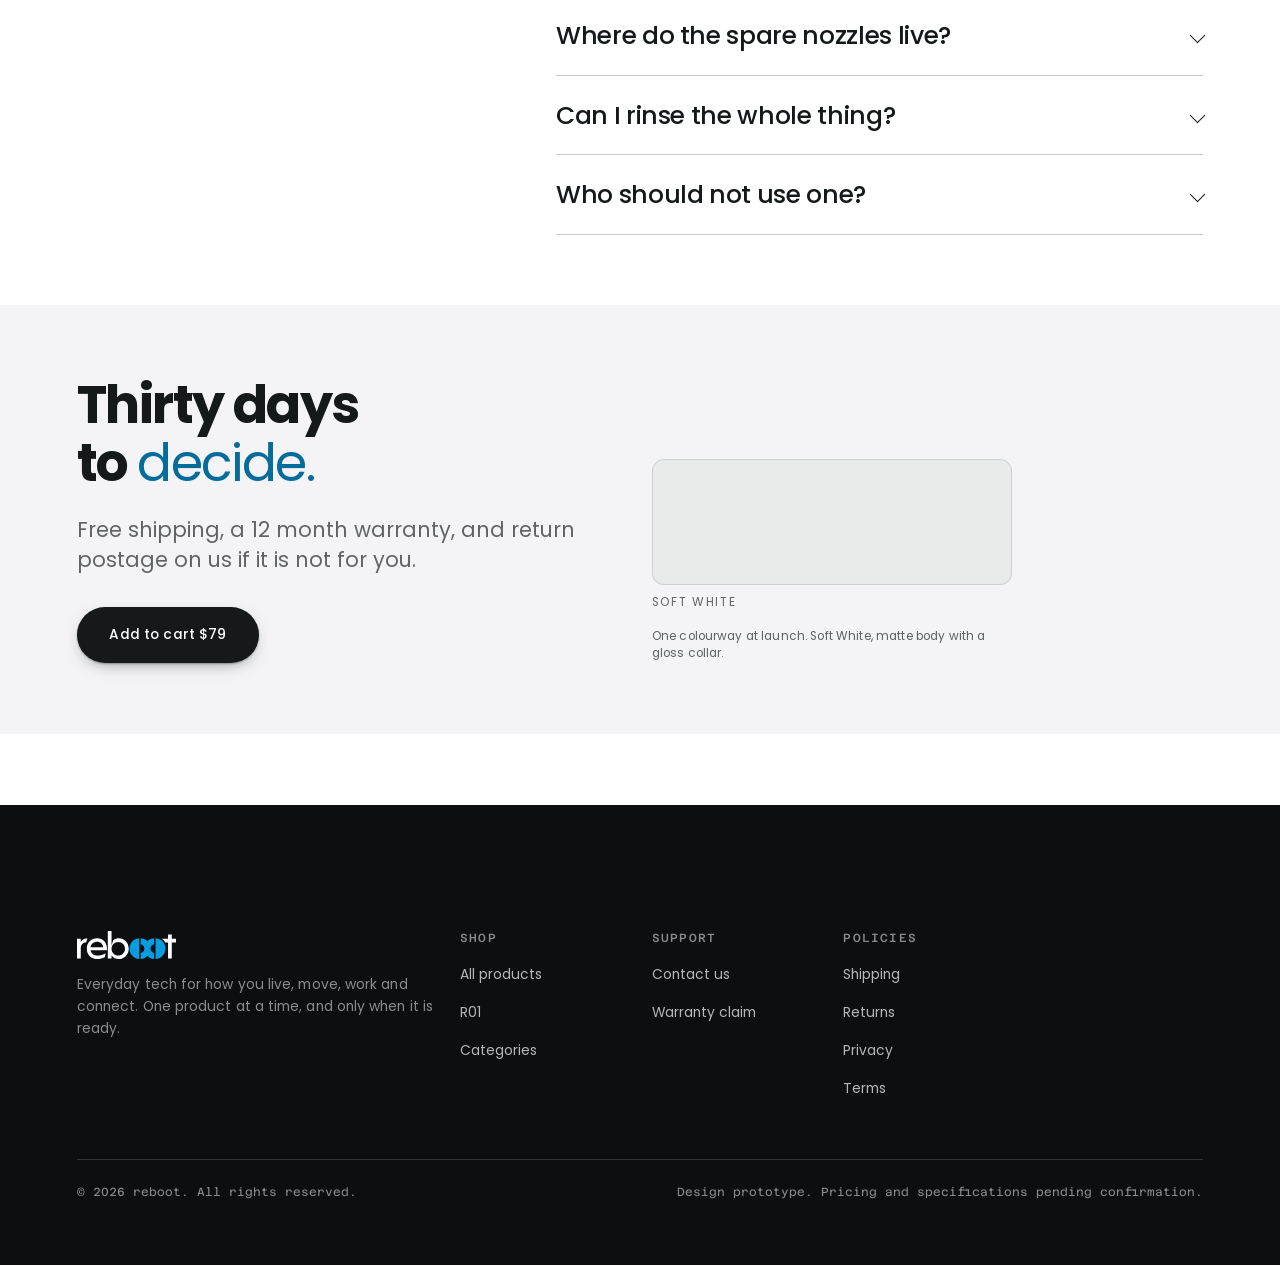
<file: site/product.html>
<!doctype html>
<html lang="en">
<head>
<meta charset="utf-8">
<meta name="viewport" content="width=device-width,initial-scale=1">
<meta name="robots" content="noindex,nofollow">
<title>R01 Water Flosser | reboot</title>
<meta name="description" content="R01, our first release. A cordless water flosser built for the gumline. Soft White, 12 month warranty, thirty day returns, and a page that spends most of its length on technique.">
<link rel="preload" href="assets/fonts/poppins-400.woff2" as="font" type="font/woff2" crossorigin>
<link rel="preload" href="assets/fonts/poppins-700.woff2" as="font" type="font/woff2" crossorigin>
<link rel="preload" href="assets/fonts/azeret-500.woff2" as="font" type="font/woff2" crossorigin>
<script>(function(){var t=null;try{t=localStorage.getItem('rb-theme')}catch(e){}
if(t!=='light'&&t!=='dark')t=window.matchMedia('(prefers-color-scheme: light)').matches?'light':'dark';
var d=document.documentElement;d.setAttribute('data-theme',t);d.classList.add('js')})()</script>
<link rel="stylesheet" href="assets/css/site.css">
<link rel="icon" href="assets/img/mark-blue.svg" type="image/svg+xml">
<script src="assets/js/analytics.js" defer></script>
</head>
<body>
<a class="skip" href="#main">Skip to content</a>

<header class="hdr">
  <div class="wrap hdr-in">
    <a class="brand" href="index.html" aria-label="reboot home"><img src="assets/img/logo.svg" alt="reboot" width="1330" height="377"></a>
    <button class="burger" aria-label="Menu" aria-expanded="false"><span></span></button>
    <nav class="nav" aria-label="Primary">
      <a href="shop.html">Shop All</a>
      <a href="product.html" aria-current="page">R01</a>
      <a href="about.html">About</a>
      <a href="contact.html">Support</a>
    </nav>
    <button type="button" class="themebtn" data-theme-toggle aria-pressed="false" aria-label="Switch to light">
      <svg class="t-moon" viewBox="0 0 24 24" aria-hidden="true"><path d="M20 14.6A8.6 8.6 0 0 1 9.4 4 8.6 8.6 0 1 0 20 14.6Z"/></svg>
      <svg class="t-sun" viewBox="0 0 24 24" aria-hidden="true"><circle cx="12" cy="12" r="4.1"/><path d="M12 2.7v2.1M12 19.2v2.1M4.8 12H2.7M21.3 12h-2.1M6.6 6.6 5.1 5.1M18.9 18.9l-1.5-1.5M17.4 6.6l1.5-1.5M5.1 18.9l1.5-1.5"/></svg>
    </button>
    <button type="button" class="cartbtn" data-cart-open aria-label="Open cart" aria-controls="cart-drawer">
      <svg viewBox="0 0 24 24" aria-hidden="true"><path d="M4 6h15l-1.4 9.3a2 2 0 0 1-2 1.7H7.8a2 2 0 0 1-2-1.7L4 4H1.6"/><circle cx="9" cy="20" r="1.3"/><circle cx="17" cy="20" r="1.3"/></svg>
      <span class="cart-badge" data-cart-badge>0</span>
    </button>
    <div class="hdr-cta"><a class="btn btn-primary" href="#buy"><span>Add to cart &mdash; $79</span></a></div>
  </div>
  <div class="prog" data-prog></div>
</header>

<main id="main">

  <!-- BUY -->
  <section class="wrap" id="buy">
    <nav class="crumb" style="padding-top:var(--s4)" aria-label="Breadcrumb">
      <a href="index.html">reboot</a><i>&rsaquo;</i><a href="shop.html">Shop All</a><i>&rsaquo;</i><a href="index.html#shelves">Live</a><i>&rsaquo;</i><span aria-current="page">R01</span>
    </nav>
    <div class="grid pdp-grid" style="padding-block:var(--s5)">
      <div class="c6 s1">
        <figure class="plate">
          <div class="plate-hd">
            <span class="plate-view" data-plate-label>Soft White</span>
            <div class="plate-tabs" role="tablist" aria-label="Product views">
              <button type="button" role="tab" aria-selected="true"  data-src="r01.webp"          data-label="Soft White">Product</button>
              <button type="button" role="tab" aria-selected="false" data-src="r01-controls.webp" data-label="Power and mode">Controls</button>
              <button type="button" role="tab" aria-selected="false" data-src="r01-tank.webp"     data-label="300 ml tank">Tank</button>
              <button type="button" role="tab" aria-selected="false" data-src="r01-tip.webp"      data-label="Standard jet">Tip</button>
            </div>
          </div>
          <div class="plate-stage glow halo">
            <img data-plate src="assets/img/r01.webp" width="628" height="2544"
                 alt="reboot R01 water flosser in Soft White, with the smoke grey tank below the body"
                 fetchpriority="high">
            <span class="lens" aria-hidden="true"></span>
          </div>
          <!-- Thumbnails carry the same data-src as the tabs above, so one
               handler drives both and they can never disagree. -->
          <div class="plate-thumbs" role="tablist" aria-label="Product views, thumbnails">
            <button type="button" role="tab" aria-selected="true"  data-src="r01.webp" data-label="Soft White" aria-label="The whole product">
              <img src="assets/img/r01.webp" alt="" width="52" height="72" loading="lazy"></button>
            <button type="button" role="tab" aria-selected="false" data-src="r01-controls.webp" data-label="Power and mode" aria-label="Power and mode buttons">
              <img src="assets/img/r01-controls.webp" alt="" width="52" height="72" loading="lazy"></button>
            <button type="button" role="tab" aria-selected="false" data-src="r01-tank.webp" data-label="300 ml tank" aria-label="The tank">
              <img src="assets/img/r01-tank.webp" alt="" width="52" height="72" loading="lazy"></button>
            <button type="button" role="tab" aria-selected="false" data-src="r01-tip.webp" data-label="Standard jet" aria-label="The nozzle">
              <img src="assets/img/r01-tip.webp" alt="" width="52" height="72" loading="lazy"></button>
          </div>
          <div class="plate-tools">
            <button type="button" class="tool" data-lightbox-open>
              <svg viewBox="0 0 24 24" aria-hidden="true"><circle cx="11" cy="11" r="7"/><path d="M20 20l-4.2-4.2M11 8.4v5.2M8.4 11h5.2"/></svg>
              View full size
            </button>
            <button type="button" class="tool" data-modal-open="demo">
              <svg viewBox="0 0 24 24" aria-hidden="true"><circle cx="12" cy="12" r="9"/><path d="M10 8.6l6 3.4-6 3.4z"/></svg>
              Watch the technique
            </button>
          </div>
          <figcaption class="plate-ft">
            <span>69 &#215; 76 &#215; 215 mm</span>
            <span>Photographed for the packaging artwork</span>
          </figcaption>
        </figure>
      </div>

      <div class="c5 s8 buybox" data-buy-anchor data-track-item="R01" data-sku="RB-001-WHT" data-price="79">
        <span class="label" style="margin-bottom:var(--s2)">Cordless water flosser</span>
        <h1 class="t-2xl optical">R01</h1>
        <p class="lede" style="margin-top:var(--s2)">Built for the gumline, the part of your mouth a toothbrush was never designed to reach.</p>

        <a class="buy-rating" href="#reviews">
          <span class="dots" role="img" aria-label="Rated 4.6 out of 5"><i class="on"></i><i class="on"></i><i class="on"></i><i class="on"></i><i class="half"></i></span>
          <span>4.6 &nbsp;/&nbsp; 128 reviews</span>
        </a>
        <div class="buy-price"><b>$79</b><span>Free shipping &nbsp;/&nbsp; Five nozzles included</span></div>

        <div class="opt">
          <span class="opt-lbl">Colourway: <span data-colour-label>Soft White</span></span>
          <!-- One is buyable. The other two are marked as not, and cannot be
               selected, because a disabled-looking swatch you can still click
               is the worst version of this control. -->
          <div class="swatches">
            <button type="button" class="sw" data-colour="white" data-name="Soft White" aria-pressed="true">
              <i style="background:#E9EAEA"></i> Soft White</button>
            <span class="sw sw-soon"><i style="background:#2A2E30"></i> Matte Carbon <em>Considered</em></span>
            <span class="sw sw-soon"><i style="background:#8B9A86"></i> Sage <em>Considered</em></span>
          </div>
          <p class="t-xs dim" style="margin-top:var(--s2)">Soft White is the only colourway you can buy. The other two are being costed and are not a promise.</p>
        </div>

        <div class="buy-actions">
          <button class="btn btn-primary btn-block mag" type="button" data-add="RB-001-WHT"><span>Add to cart</span></button>
          <button class="btn btn-ghost btn-block" type="button" data-cart-open><span>View cart</span></button>
        </div>

        <dl class="reassure">
          <div><dt>Shipping</dt><dd>Free. Dispatched within one working day, 2 to 4 days to arrive.</dd></div>
          <div><dt>Returns</dt><dd>30 days from delivery. We pay return postage.</dd></div>
          <div><dt>Warranty</dt><dd>12 months, parts and labour. <a class="tlink" href="warranty.html">Claimed online</a>, not by phone.</dd></div>
          <div><dt>In the box</dt><dd>Flosser, five nozzles, USB-C cable, manual and technique guide.</dd></div>
        </dl>
      </div>
    </div>
  </section>

  <!-- The four things a buyer checks before the price. Stated once, here,
       rather than repeated as a badge on every module below. -->
  <section class="wrap">
    <div class="trust">
      <div>
        <svg viewBox="0 0 24 24" aria-hidden="true"><path d="M3 7h11v9H3zM14 10h4l3 3v3h-7z"/><circle cx="7" cy="18" r="1.8"/><circle cx="17" cy="18" r="1.8"/></svg>
        <div><b>Free shipping</b><span>Dispatched within one working day</span></div>
      </div>
      <div>
        <svg viewBox="0 0 24 24" aria-hidden="true"><path d="M4 10a8 8 0 1 1 2 5.3"/><path d="M4 5v5h5"/></svg>
        <div><b>30 day returns</b><span>We pay the return postage</span></div>
      </div>
      <div>
        <svg viewBox="0 0 24 24" aria-hidden="true"><path d="M12 3l7 3v6c0 4.2-2.9 7.6-7 9-4.1-1.4-7-4.8-7-9V6z"/><path d="M9 12l2 2 4-4"/></svg>
        <div><b>12 month warranty</b><span>Parts and labour, claimed online</span></div>
      </div>
      <div>
        <svg viewBox="0 0 24 24" aria-hidden="true"><path d="M12 3s6 6.4 6 10.2A6 6 0 0 1 6 13.2C6 9.4 12 3 12 3Z"/></svg>
        <div><b>IPX7 waterproof</b><span>Rinse the whole body under the tap</span></div>
      </div>
    </div>
  </section>

  <!-- BAND -->
  <section class="band">
    <div class="wrap">
      <div class="grid">
        <div class="c7 s1 rv">
          <q>Read this before you buy it.</q>
          <p class="attr">One thing we would rather you knew first</p>
        </div>
      </div>
    </div>
  </section>

  <!-- 01 THE CLAIM -->
  <section class="sec light">
    <div class="wrap">
      <div class="grid rv">
        <div class="c12 s1">
          <h2 class="t-3xl optical">Floss cleans between teeth.<br>Water cleans the <span class="ed accent">gumline.</span></h2>
        </div>
      </div>
      <div class="grid" style="margin-top:var(--s5)">
        <div class="c6 s1 rv rv-d1">
          <p class="t-lg ed" style="color:var(--ink)">Used together they cover the whole mouth.</p>
          <p class="t-md" style="margin-top:var(--s2)">If you are buying this to throw your floss away, we would rather tell you now than have you find out in a month.</p>
        </div>
      </div>
    </div>
  </section>

  <!-- IN THE BOX. Page 01 of the manual, counted rather than described. -->
  <section class="sec" id="inbox">
    <div class="wrap">
      <div class="grid rv">
        <div class="c7 s1">
          <div class="eyeline"><span>In the box</span></div>
          <h2 class="t-2xl optical">Everything you need is in it.</h2>
          <p class="sub">Nothing here is sold separately later. The five nozzles cover every job the manual describes, and the tank doubles as the place you keep the spare ones.</p>
        </div>
      </div>
      <div class="box-list" style="margin-top:var(--s5)">
        <div class="box-item rv"><span class="n">1&#215;</span><div><h3>R01 flosser</h3><p>The body, with the tank fitted. 260&nbsp;g, 215&nbsp;mm tall.</p></div></div>
        <div class="box-item rv"><span class="n">1&#215;</span><div><h3>Detachable water tank</h3><p>300&nbsp;ml. Twists off for filling and rinsing, and stores the spare tips.</p></div></div>
        <div class="box-item rv"><span class="n">5&#215;</span><div><h3>Nozzles</h3><p>Standard jet, plaque brush, periodontal, orthodontic and tongue scraper.</p></div></div>
        <div class="box-item rv"><span class="n">1&#215;</span><div><h3>USB&#8209;C charging cable</h3><p>The same cable as everything else on the shelf. No proprietary dock.</p></div></div>
        <div class="box-item rv"><span class="n">1&#215;</span><div><h3>Manual and warranty card</h3><p>Twelve months, and the technique guide on the reverse.</p></div></div>
      </div>
    </div>
  </section>

  <!-- GET TO KNOW IT. The manual's page 02, with the photograph doing the work
       the line drawing does on paper. Hover or take a row to light its pin. -->
  <section class="sec light" id="anatomy">
    <div class="wrap">
      <div class="grid rv">
        <div class="c8 s1">
          <div class="eyeline"><span>Get to know it</span></div>
          <h2 class="t-2xl optical">Two buttons, and six lights.</h2>
          <p class="sub">The whole interface. There is no app, no pairing and nothing to set up.</p>
        </div>
      </div>
      <div class="anat rv" data-anat style="margin-top:var(--s5)">
        <div class="anat-fig glow">
          <span class="anat-img">
            <img src="assets/img/r01.webp" width="628" height="2544" loading="lazy"
                 alt="The R01 with its parts labelled: nozzle, charging port, power button, mode button, mode indicators, battery light, tank release and water tank">
            <button type="button" class="anat-pin" data-part="tip"   style="left:50%;top:12%"  aria-label="Nozzle"></button>
            <button type="button" class="anat-pin" data-part="port"  style="left:78%;top:30%"  aria-label="Charging port"></button>
            <button type="button" class="anat-pin" data-part="power" style="left:49%;top:34%"  aria-label="Power button"></button>
            <button type="button" class="anat-pin" data-part="mode"  style="left:49%;top:41%"  aria-label="Mode button"></button>
            <button type="button" class="anat-pin" data-part="dots"  style="left:49%;top:49%"  aria-label="Mode indicators"></button>
            <button type="button" class="anat-pin" data-part="batt"  style="left:49%;top:54%"  aria-label="Battery light"></button>
            <button type="button" class="anat-pin" data-part="lock"  style="left:83%;top:59%"  aria-label="Tank release"></button>
            <button type="button" class="anat-pin" data-part="tank"  style="left:50%;top:79%"  aria-label="Water tank"></button>
          </span>
        </div>
        <div>
          <div class="anat-list">
            <button type="button" class="anat-row" data-part="tip"><span class="n">01</span><span><span class="k">Nozzle</span><span class="d">Pushes in until it clicks and turns a full circle in the collar, so you point the tip rather than your wrist.</span></span></button>
            <button type="button" class="anat-row" data-part="port"><span class="n">02</span><span><span class="k">Charging port</span><span class="d">USB&#8209;C, on the back of the body under a seal. Two to three hours from flat.</span></span></button>
            <button type="button" class="anat-row" data-part="power"><span class="n">03</span><span><span class="k">Power button</span><span class="d">On and off. Pressure ramps up over three seconds rather than arriving all at once.</span></span></button>
            <button type="button" class="anat-row" data-part="mode"><span class="n">04</span><span><span class="k">Mode button</span><span class="d">Tap to step from one mode to the next: Massage, Soft, Normal, Clean.</span></span></button>
            <button type="button" class="anat-row" data-part="dots"><span class="n">05</span><span><span class="k">Mode indicators</span><span class="d">Four dots. It starts in whichever mode you left it in, so most people set it once.</span></span></button>
            <button type="button" class="anat-row" data-part="batt"><span class="n">06</span><span><span class="k">Battery light</span><span class="d">Blinks while charging, solid green when the battery is full.</span></span></button>
            <button type="button" class="anat-row" data-part="lock"><span class="n">07</span><span><span class="k">Tank release</span><span class="d">Hold the body, turn the tank counter&#8209;clockwise, pull down. That is the whole disassembly.</span></span></button>
            <button type="button" class="anat-row" data-part="tank"><span class="n">08</span><span><span class="k">Water tank</span><span class="d">300&nbsp;ml of lukewarm water, about ninety seconds of running. Spare tips store inside it.</span></span></button>
          </div>
        </div>
      </div>
    </div>
  </section>

  <!-- 02 TECHNIQUE -->
  <section class="sec paper" id="technique">
    <div class="wrap">
      <div class="grid rv">
        <div class="c8 s1">
          <div class="eyeline"><span>Technique</span></div>
          <h2 class="t-2xl optical">Three things decide whether this <span class="ed">actually</span> works for you.</h2>
          <p class="sub">Not pressure. Aim.</p>
        </div>
      </div>
      <div class="grid" style="margin-top:var(--s5)">
        <div class="c6 s1 rv rv-d1">
          <figure class="diagram" style="margin:0">
            <svg viewBox="0 0 720 420" role="img" aria-labelledby="pdgt pdgd">
              <title id="pdgt">Where to aim the nozzle</title>
              <desc id="pdgd">A cross-section of three teeth meeting the gum. The nozzle is held at ninety degrees to the tooth and pointed where the tooth meets the gum, rather than at the flat face of the tooth.</desc>
  <style>
    @keyframes dgMove{0%,20%{transform:translateX(0)}28%,48%{transform:translateX(110px)}56%,76%{transform:translateX(232px)}84%,100%{transform:translateX(0)}}
    @keyframes dgSpray{0%,18%{opacity:.75}22%,26%{opacity:0}30%,46%{opacity:.75}50%,54%{opacity:0}58%,74%{opacity:.75}78%,100%{opacity:0}}
    .dg-noz{animation:dgMove 7.5s cubic-bezier(.65,0,.35,1) infinite}
    .dg-spray{animation:dgSpray 7.5s linear infinite}
    @media(prefers-reduced-motion:reduce){.dg-noz,.dg-spray{animation:none}}
  </style>
              <path d="M60 262 Q120 250 175 262 Q230 250 285 262 Q340 250 395 262 Q450 250 505 262 Q560 250 615 262 Q650 268 660 274 L660 400 L60 400 Z" fill="#242A2C"/>
              <path d="M60 262 Q120 250 175 262 Q230 250 285 262 Q340 250 395 262 Q450 250 505 262 Q560 250 615 262" fill="none" stroke="rgba(255,255,255,.30)" stroke-width="1.5"/>
              <g fill="#F4F4F3">
                <path d="M196 262 L196 150 Q196 108 232 108 Q268 108 268 150 L268 262 Q232 272 196 262 Z"/>
                <path d="M306 262 L306 138 Q306 96 348 96 Q390 96 390 138 L390 262 Q348 272 306 262 Z"/>
                <path d="M428 262 L428 150 Q428 108 464 108 Q500 108 500 150 L500 262 Q464 272 428 262 Z"/>
              </g>
              <line x1="287" y1="132" x2="287" y2="262" stroke="#DCDDDC" stroke-width="1"/>
              <line x1="409" y1="132" x2="409" y2="262" stroke="#DCDDDC" stroke-width="1"/>
              <g>
                <path d="M196 222 L178 222 L178 240" fill="none" stroke="#079DE0" stroke-width="1.5" opacity=".85"/>
                <text x="146" y="212" fill="#079DE0" font-size="16" font-weight="500" font-family="Poppins,sans-serif">90&#176;</text>
                <g class="dg-noz">
                  <line x1="196" y1="240" x2="118" y2="240" stroke="#079DE0" stroke-width="3" stroke-linecap="round"/>
                  <circle cx="196" cy="240" r="4" fill="#079DE0"/>
                  <g class="dg-spray" stroke="#079DE0" stroke-width="2" stroke-linecap="round" opacity=".75">
                    <line x1="202" y1="244" x2="214" y2="251"/>
                    <line x1="202" y1="240" x2="218" y2="240"/>
                    <line x1="202" y1="236" x2="214" y2="229"/>
                  </g>
                </g>
              </g>
              <g opacity=".34">
                <line x1="348" y1="170" x2="348" y2="70" stroke="rgba(255,255,255,.8)" stroke-width="3" stroke-linecap="round"/>
                <circle cx="348" cy="170" r="4" fill="rgba(255,255,255,.8)"/>
                <g stroke="rgba(255,255,255,.7)" stroke-width="9" stroke-linecap="round">
                  <line x1="332" y1="46" x2="364" y2="78"/><line x1="364" y1="46" x2="332" y2="78"/>
                </g>
              </g>
              <line x1="505" y1="258" x2="588" y2="214" stroke="rgba(255,255,255,.28)" stroke-width="1"/>
              <circle cx="505" cy="258" r="3" fill="rgba(255,255,255,.55)"/>
              <text x="596" y="210" fill="rgba(255,255,255,.68)" font-size="15" font-family="Poppins,sans-serif">gumline</text>
              <line x1="409" y1="200" x2="588" y2="330" stroke="rgba(255,255,255,.28)" stroke-width="1"/>
              <circle cx="409" cy="200" r="3" fill="rgba(255,255,255,.55)"/>
              <text x="596" y="336" fill="rgba(255,255,255,.68)" font-size="15" font-family="Poppins,sans-serif">between teeth</text>
            </svg>
          </figure>
        </div>
        <div class="c5 s7 rv rv-d2">
          <div class="steps">
            <div class="step" style="border-color:var(--line-light)"><span class="step-n">Step 01</span><h3>Start on Soft</h3><p>Fill the tank with clean, lukewarm water and tap the mode button until you are on Soft. It ramps up over three seconds rather than hitting full pressure at once, and it remembers where you left it.</p></div>
            <div class="step" style="border-color:var(--line-light);margin-top:var(--s4)"><span class="step-n">Step 02</span><h3>Aim where the tooth meets the gum</h3><p>Hold the nozzle at roughly ninety degrees and trace the line where the tooth meets the gum. Pause briefly at each one.</p></div>
            <div class="step" style="border-color:var(--line-light);margin-top:var(--s4)"><span class="step-n">Step 03</span><h3>Lean over the sink, lips nearly closed</h3><p>Let the water fall out as you go. Forty seconds, no mess.</p></div>
          </div>
        </div>
      </div>
    </div>
  </section>

  <!-- THE FIRST NIGHT. Charging is page 03 of the manual and the five steps
       are page 05, in the manual's own order and its own words. -->
  <section class="sec" id="howto">
    <div class="wrap">
      <div class="grid rv">
        <div class="c7 s1">
          <div class="eyeline"><span>Your first night</span></div>
          <h2 class="t-2xl optical">Charge it, then five steps.</h2>
          <p class="sub">Charge for two to three hours before the first use. The light blinks while it charges and turns solid green when it is full. After that, one charge lasts about seventy minutes of running on Soft.</p>
        </div>
      </div>
      <div class="howto" style="margin-top:var(--s5)">
        <div class="howto-s rv"><span class="n">01</span><h3>Fill the tank</h3><p>Clean, lukewarm water. Not hot &#8212; the tank is not built for it.</p></div>
        <div class="howto-s rv rv-d1"><span class="n">02</span><h3>Fit a nozzle</h3><p>Push it into the top until you hear it click, then turn it to point where you want it.</p></div>
        <div class="howto-s rv rv-d2"><span class="n">03</span><h3>Lean over the sink</h3><p>Tip in your mouth, lips a little closed, so the water runs back into the basin rather than the mirror.</p></div>
        <div class="howto-s rv rv-d1"><span class="n">04</span><h3>Turn it on and move slowly</h3><p>Along the gumline, pausing for a moment between each tooth. It cuts out on its own after about two minutes.</p></div>
        <div class="howto-s rv rv-d2"><span class="n">05</span><h3>Switch off, empty the tank</h3><p>Every time. Standing water in the tank is the one thing that shortens the life of one of these.</p></div>
      </div>
      <div class="grid" style="margin-top:var(--s4)">
        <div class="c7 s1 rv"><p class="t-sm dim">Light gum bleeding in the first one to two weeks is normal for a lot of people and usually stops as the gums settle. Begin on Soft and build up slowly.</p></div>
      </div>
    </div>
  </section>

  <!-- 03 CONTROL -->
  <section class="sec" id="modes">
    <div class="wrap">
      <div class="grid rv">
        <div class="c8 s1">
          <div class="eyeline"><span>Control</span></div>
          <h2 class="t-2xl optical">Four modes, and the one to start on.</h2>
          <p class="sub">Massage, Soft, Normal and Clean, in the order the mode button steps through them. Drag the rail or use the arrow keys. Pressure runs from 40 to 120 PSI, pulsing 1600 times a minute, and the flosser starts in whichever mode you left it in.</p>
        </div>
      </div>

      <!-- The four modes, driven rather than described. Switching one changes
           the jet rate on the diagram, the pressure read-out and the loudness
           bars together, because on the device they change together. -->
      <div class="sim rv" data-sim style="margin-top:var(--s5)">
        <div class="sim-stage">
          <svg viewBox="0 0 520 300" role="img" aria-labelledby="simt simd">
            <title id="simt">Nozzle aimed at the gumline</title>
            <desc id="simd">A cross-section of three teeth meeting the gum, with the nozzle held at ninety degrees and a jet of water striking the line where the tooth meets the gum. The jet pulses faster on the higher pressure modes.</desc>
            <path d="M40 196 Q95 186 148 196 Q200 186 254 196 Q306 186 360 196 Q414 186 468 196 L490 202 L490 290 L40 290 Z" fill="#1A1F21"/>
            <path d="M40 196 Q95 186 148 196 Q200 186 254 196 Q306 186 360 196 Q414 186 468 196" fill="none" stroke="rgba(255,255,255,.26)" stroke-width="1.4"/>
            <g fill="#F4F4F3">
              <path d="M168 196 L168 106 Q168 72 198 72 Q228 72 228 106 L228 196 Q198 204 168 196 Z"/>
              <path d="M254 196 L254 96 Q254 62 288 62 Q322 62 322 96 L322 196 Q288 204 254 196 Z"/>
              <path d="M348 196 L348 106 Q348 72 378 72 Q408 72 408 106 L408 196 Q378 204 348 196 Z"/>
            </g>
            <line x1="241" y1="92" x2="241" y2="196" stroke="#DCDDDC" stroke-width="1"/>
            <line x1="335" y1="92" x2="335" y2="196" stroke="#DCDDDC" stroke-width="1"/>
            <g>
              <line x1="168" y1="178" x2="96" y2="178" stroke="#079DE0" stroke-width="3" stroke-linecap="round"/>
              <circle cx="168" cy="178" r="3.5" fill="#079DE0"/>
              <line class="jet" x1="172" y1="178" x2="196" y2="178"/>
              <line class="jet" x1="172" y1="182" x2="192" y2="190" style="animation-delay:.08s"/>
              <line class="jet" x1="172" y1="174" x2="192" y2="166" style="animation-delay:.16s"/>
            </g>
            <text x="96" y="164" fill="#079DE0" font-size="13" font-family="Azeret,monospace" letter-spacing="1.4">90&#176;</text>
          </svg>
        </div>
        <div>
          <!-- Drag the rail or press an arrow key; the four labels under it are
               the same control by another route. A native range input already
               carries arrow keys, Home/End and touch dragging. -->
          <div class="psi-slider">
            <label class="vh" for="psi">Pressure mode</label>
            <div class="psi-rail">
              <input id="psi" type="range" min="0" max="3" step="1" value="1"
                     data-psi-range aria-valuetext="Soft, 40 PSI" style="--fill:33.333%">
            </div>
            <div class="psi-stops">
              <button type="button" data-psi-stop="massage" aria-current="false">Massage</button>
              <button type="button" data-psi-stop="soft" aria-current="true">Soft</button>
              <button type="button" data-psi-stop="normal" aria-current="false">Normal</button>
              <button type="button" data-psi-stop="clean" aria-current="false">Clean</button>
            </div>
          </div>
          <div class="sim-read">
            <div class="sim-psi"><b data-sim-psi aria-live="polite">40</b><span><abbr title="pounds per square inch">PSI</abbr></span></div>
            <p class="sim-for" data-sim-who></p>
            <div class="sim-meta">
              <div>Pulses<b>1600 / min</b></div>
              <div>Running<b data-sim-db>~58 dB</b>
                <span class="db" aria-hidden="true"><i></i><i></i><i></i><i></i><i></i></span></div>
              <div>Cut-off<b>~2 minutes</b></div>
            </div>
          </div>
        </div>
      </div>
      <p class="t-xs dim rv" style="margin-top:var(--s3);max-width:60ch">Pressure figures are the manufacturer&#8217;s. The loudness bars are a relative indication across the four modes; the single figure the packaging states for running noise is about 65 decibels.</p>

      <!-- One row, not two stacked. The collar and the indicator lights are
           both footnotes to the same control, and as separate rows they made
           this section half again as tall as the screen. -->
      <div class="grid" style="margin-top:var(--s5)">
        <div class="c2 s1 rv">
          <figure class="fig-sm">
            <img src="assets/img/dwg-top.svg" width="143" height="161" loading="lazy"
                 alt="Plan view of the flosser looking down at the nozzle socket and its seal ring">
            <figcaption>Plan &#8212; nozzle socket</figcaption>
          </figure>
        </div>
        <div class="c5 s4 rv rv-d1">
          <p class="t-md">The nozzle drops into a sealed collar and turns a full circle in it. You point the tip where it needs to go and rotate the handle, rather than rotating your wrist.</p>
        </div>
        <div class="c4 s9 rv rv-d2"><p class="t-sm dim">Four indicator dots show the mode, reading Massage at the bottom to Clean at the top. The light below them is the battery: it blinks while charging and turns solid green when the battery is full. The flosser stops on its own after about two minutes.</p></div>
      </div>
    </div>
  </section>

  <!-- 04 SPECIFICATION -->
  <section class="sec">
    <div class="wrap">
      <div class="grid rv">
        <div class="c8 s1">
          <div class="eyeline"><span>Specification</span></div>
          <h2 class="t-2xl optical">Every number we have verified.</h2>
          <p class="sub sub-dim">Where a figure is still being confirmed against the production unit, it says so. We would rather show a gap than a guess.</p>
        </div>
        <div class="c2 s11 rv rv-d2" style="align-self:end">
          <figure class="fig-sm">
            <img src="assets/img/dwg-tank.svg" width="207" height="321" loading="lazy"
                 alt="The water tank on its own, showing the fill window and base seal">
            <figcaption>Tank &#8212; 300 ml</figcaption>
          </figure>
        </div>
      </div>
      <div class="grid" style="margin-top:var(--s5)">
        <div class="c6 s1 rv rv-d1" style="grid-row:1">
          <dl class="spec">
            <div><dt>Height</dt><dd>215 mm</dd></div>
            <div><dt>Width</dt><dd>69 mm</dd></div>
            <div><dt>Depth</dt><dd>76 mm</dd></div>
            <div><dt>Packaged</dt><dd>71 &#215; 78 &#215; 217 mm</dd></div>
            <div><dt>Tank capacity</dt><dd>300 ml, about 90 seconds of water</dd></div>
            <div><dt>Nozzles included</dt><dd>5</dd></div>
            <div><dt>Weight</dt><dd>260 g &plusmn;5%</dd></div>
            <div><dt>Colourway</dt><dd>Soft White</dd></div>
            <div><dt>Model</dt><dd>R01 (SK-CYQ-D1)</dd></div>
          </dl>
        </div>
        <div class="c5 s8 rv rv-d2" style="grid-row:1">
          <dl class="spec">
            <div><dt>Water pressure</dt><dd>40 to 120 PSI, 1600 pulses a minute</dd></div>
            <div><dt>Modes</dt><dd>Massage, Soft, Normal, Clean</dd></div>
            <div><dt>Auto shut-off</dt><dd>About 2 minutes</dd></div>
            <div><dt>Start-up</dt><dd>3 second crescendo, not full pressure at once</dd></div>
            <div><dt>Memory</dt><dd>Starts in the last mode you used</dd></div>
            <div><dt>Battery</dt><dd>1100 mAh lithium-ion, 3.7 V, built in</dd></div>
            <div><dt>Charging</dt><dd>USB-C, 5 V / 8 W, 2 to 3 hours to full</dd></div>
            <div><dt>Water resistance</dt><dd>IPX7</dd></div>
            <div><dt>Noise</dt><dd>About 65 dB, the level of conversation</dd></div>
            <div><dt>Runtime per charge</dt><dd>About 70 minutes on Soft</dd></div>
          </dl>
        </div>
      </div>

    </div>
  </section>

  <!-- THE DRAWINGS. Their own section rather than the tail of the
       specification: together the two were half again as tall as the screen
       they are read on, and they answer different questions — what it
       measures, and where on the object that measurement is. -->
  <section class="sec paper" id="drawings">
    <div class="wrap">
      <!-- The manufacturer's own elevations. They sit apart from the photo
           gallery, because they answer a different question: the photographs
           say what it looks like, these say what it measures. -->
      <div class="grid">
        <div class="c4 s1 rv"><h3 class="t-md" style="font-weight:500">Drawn from the engineering sheets</h3></div>
        <div class="c6 s5 rv rv-d1"><p class="t-sm dim">Traced from the manufacturer&#8217;s CAD and checked against the stated 69 &#215; 76 &#215; 215 mm to within two per cent. Take any measurement below to see where on the drawing it is.</p></div>
      </div>

      <!-- Inspector. Taking a row marks the dimension on the drawing and swaps
           to the elevation that actually shows it. The annotations are ours,
           laid over the trace, because the traced CAD has no structure to
           target path by path. -->
      <div class="insp rv" data-inspector style="margin-top:var(--s5)">
        <div class="insp-stage">
          <div class="insp-wrap">
            <!-- All three elevations stay in the DOM and cross-fade. Swapping a
                 src made the stage collapse while the new file loaded, which
                 re-centred the list under the cursor and fired the next row's
                 hover: a swap loop, and a layout shift on every move. -->
            <img class="insp-el on" data-el="dwg-front.svg" src="assets/img/dwg-front.svg" width="242" height="839"
                 alt="Front elevation of the reboot Water Flosser">
            <img class="insp-el" data-el="dwg-side.svg" src="assets/img/dwg-side.svg" width="242" height="839"
                 alt="Side elevation of the reboot Water Flosser" aria-hidden="true">
            <img class="insp-el" data-el="dwg-rear.svg" src="assets/img/dwg-rear.svg" width="242" height="839"
                 alt="Rear elevation of the reboot Water Flosser" aria-hidden="true">
            <svg class="insp-mark" viewBox="0 0 240 400" preserveAspectRatio="none" aria-hidden="true">
              <g data-mark="height">
                <line x1="18" y1="8" x2="18" y2="392"/>
                <line x1="10" y1="8" x2="26" y2="8"/><line x1="10" y1="392" x2="26" y2="392"/>
                <text x="30" y="204">215 mm</text>
              </g>
              <g data-mark="width">
                <line x1="60" y1="384" x2="180" y2="384"/>
                <line x1="60" y1="376" x2="60" y2="392"/><line x1="180" y1="376" x2="180" y2="392"/>
                <text x="86" y="368">69 mm</text>
              </g>
              <g data-mark="tank">
                <rect x="62" y="236" width="116" height="152" rx="2"/>
                <text x="60" y="228">300 ml</text>
              </g>
              <g data-mark="pressure">
                <circle cx="120" cy="28" r="16"/>
                <line x1="120" y1="44" x2="120" y2="92"/>
                <text x="142" y="32">40–120 PSI</text>
              </g>
              <g data-mark="ipx7">
                <rect x="52" y="6" width="136" height="386" rx="3"/>
                <text x="56" y="404">IPX7 — whole body</text>
              </g>
              <g data-mark="charge">
                <circle cx="120" cy="376" r="13"/>
                <text x="140" y="380">USB-C</text>
              </g>
            </svg>
          </div>
        </div>
        <div>
          <div class="insp-list">
            <button type="button" class="insp-row" data-spec="height" data-view="dwg-front.svg" data-view-label="Front elevation">
              <span class="k">Height</span><span class="v">215 mm</span></button>
            <button type="button" class="insp-row" data-spec="width" data-view="dwg-front.svg" data-view-label="Front elevation">
              <span class="k">Width across the base</span><span class="v">69 mm</span></button>
            <button type="button" class="insp-row" data-spec="tank" data-view="dwg-front.svg" data-view-label="Front elevation">
              <span class="k">Tank capacity</span><span class="v">300 ml</span></button>
            <button type="button" class="insp-row" data-spec="pressure" data-view="dwg-side.svg" data-view-label="Side elevation">
              <span class="k">Working pressure</span><span class="v">40&ndash;120 PSI</span></button>
            <button type="button" class="insp-row" data-spec="ipx7" data-view="dwg-side.svg" data-view-label="Side elevation">
              <span class="k">Water resistance</span><span class="v">IPX7</span></button>
            <button type="button" class="insp-row" data-spec="charge" data-view="dwg-rear.svg" data-view-label="Rear elevation">
              <span class="k">Charging</span><span class="v">USB-C, 2&ndash;3 h</span></button>
          </div>
          <p class="insp-hint"><span data-insp-cap>Front elevation</span> &mdash; annotations are indicative of position, not measured off the drawing.</p>
        </div>
      </div>
    </div>
  </section>

  <!-- 05 WHO IT IS FOR -->
  <section class="sec light">
    <div class="wrap">
      <div class="grid rv">
        <div class="c8 s1">
          <div class="eyeline"><span>Who it is for</span></div>
          <h2 class="t-2xl optical">Some people notice the difference in a week.</h2>
        </div>
      </div>
      <div class="ladder" style="margin-top:var(--s5)">
        <div class="rung rv"><h3>Braces and retainers</h3><p>Brackets, wires and bonded retainers trap what floss cannot get around.</p></div>
        <div class="rung rv"><h3>Implants and crowns</h3><p>Margins and abutments that need cleaning without abrasion.</p></div>
        <div class="rung rv"><h3>Gum pockets and recession</h3><p>Where a dentist has asked you to clean below the gumline, or brushing harder is doing damage.</p></div>
        <div class="rung rv"><h3>Tight contacts and wisdom teeth</h3><p>Teeth packed closely enough that floss shreds, and the gap nothing else reaches.</p></div>
      </div>
    </div>
  </section>

  <!-- DIAGNOSIS. Self-selection, not a filter. Every answer is already in the
       box; the choice only decides where the reader starts. It sits here
       because the next section is the nozzles, and this is what tells you
       which of them is yours. -->
  <section class="sec diag" id="diagnosis">
    <div class="wrap">
      <div class="grid">
        <div class="c7 s1 rv">
          <div class="eyeline"><span>Start here</span></div>
          <h2 class="t-2xl optical">Which of these is you?</h2>
          <p class="sub">Pick one. We will tell you which tip to fit, which mode to start on, and what the first fortnight actually looks like.</p>
        </div>
      </div>

      <div class="diag-pick" role="tablist" aria-label="Your situation">
          <button type="button" role="tab" id="dg-braces" aria-selected="true" aria-controls="diag-out" data-case="braces">Braces or a retainer</button>
          <button type="button" role="tab" id="dg-implants" aria-selected="false" aria-controls="diag-out" data-case="implants">Implants or crowns</button>
          <button type="button" role="tab" id="dg-pockets" aria-selected="false" aria-controls="diag-out" data-case="pockets">Gum pockets</button>
          <button type="button" role="tab" id="dg-recession" aria-selected="false" aria-controls="diag-out" data-case="recession">Receding gums</button>
          <button type="button" role="tab" id="dg-tight" aria-selected="false" aria-controls="diag-out" data-case="tight">Teeth packed tightly</button>
          <button type="button" role="tab" id="dg-wisdom" aria-selected="false" aria-controls="diag-out" data-case="wisdom">Wisdom teeth</button>
          <button type="button" role="tab" id="dg-unsure" aria-selected="false" aria-controls="diag-out" data-case="unsure">Not sure yet</button>
      </div>

      <div class="diag-out" id="diag-out">
          <div class="diag-set" data-case="braces">
            <div class="diag-cell"><span>Your tip</span><b>Orthodontic</b><p>Brackets, bands and bonded wires trap what floss cannot get around.</p></div>
            <div class="diag-cell"><span>Your mode</span><b>Normal</b><p>Expect visible debris in the first few days. That is the backlog clearing, not a problem.</p></div>
          </div>
          <div class="diag-set" data-case="implants" hidden>
            <div class="diag-cell"><span>Your tip</span><b>Plaque brush</b><p>Margins and abutments need cleaning without anything abrasive touching them.</p></div>
            <div class="diag-cell"><span>Your mode</span><b>Soft</b><p>Nothing should feel harsh. If it does, you are on the wrong mode.</p></div>
          </div>
          <div class="diag-set" data-case="pockets" hidden>
            <div class="diag-cell"><span>Your tip</span><b>Periodontal</b><p>Where a dentist has measured a pocket and asked you to clean below the gumline. Hold it at 45&#176; to the gumline.</p></div>
            <div class="diag-cell"><span>Your mode</span><b>Soft, then Clean</b><p>Two weeks on Soft before you go anywhere near Clean. Bleeding early is normal and settles.</p></div>
          </div>
          <div class="diag-set" data-case="recession" hidden>
            <div class="diag-cell"><span>Your tip</span><b>Periodontal</b><p>Brushing harder is what caused it. More pressure is not the answer here either. Hold it at 45&#176; and stay on the lowest setting.</p></div>
            <div class="diag-cell"><span>Your mode</span><b>Soft</b><p>Stay on Soft indefinitely. There is no prize for moving up.</p></div>
          </div>
          <div class="diag-set" data-case="tight" hidden>
            <div class="diag-cell"><span>Your tip</span><b>Standard jet</b><p>Floss shreds or will not pass. Water goes where the string cannot.</p></div>
            <div class="diag-cell"><span>Your mode</span><b>Normal</b><p>You may see less come out than you expected. Judge it by how your gums look, not by debris.</p></div>
          </div>
          <div class="diag-set" data-case="wisdom" hidden>
            <div class="diag-cell"><span>Your tip</span><b>Standard jet</b><p>The gap behind the last molar that nothing else reaches.</p></div>
            <div class="diag-cell"><span>Your mode</span><b>Clean</b><p>Forty seconds, and most of it spent at the back. This is the one that changes fastest.</p></div>
          </div>
          <div class="diag-set" data-case="unsure" hidden>
            <div class="diag-cell"><span>Your tip</span><b>Standard jet</b><p>Most people start here and never need anything else.</p></div>
            <div class="diag-cell"><span>Your mode</span><b>Soft</b><p>Soft for a fortnight. If your gums stop bleeding, that is the product working.</p></div>
          </div>
      </div>

      <!-- What the choice actually resolves to, and the one action it implies. -->
      <div class="match" data-match>
        <div class="match-in">
          <div class="match-fig" aria-hidden="true">
            <svg viewBox="0 0 40 40"><path d="M20 3v13M20 16c-5 0-8 3-8 8v13h16V24c0-5-3-8-8-8Z"/><circle cx="20" cy="30" r="3"/></svg>
          </div>
          <div>
            <span class="match-k">Your setup</span>
            <p class="match-t">Fit the <em data-match-tip>Orthodontic</em> tip, start on <em data-match-mode>Normal</em>.</p>
            <p class="match-p" data-match-note></p>
          </div>
          <button type="button" class="btn btn-primary mag" data-add="RB-001-WHT"><span>Add to cart &mdash; $79</span></button>
        </div>
      </div>

      <div class="grid" style="margin-top:var(--s4)">
        <div class="c6 s1"><p class="t-sm dim">All five nozzles and all four modes are in the box either way. This just tells you where to start.</p></div>
      </div>
    </div>
  </section>

  <!-- 06 NOZZLES -->
  <section class="sec paper" id="nozzles">
    <div class="wrap">
      <div class="grid rv">
        <div class="c8 s1">
          <div class="eyeline"><span>In the box</span></div>
          <h2 class="t-2xl optical">Five nozzles, because one shape cannot do four jobs.</h2>
          <p class="sub">Each twists off and back on, and turns a full circle in the handle so you are not fighting the angle at the back of your mouth.</p>
        </div>
      </div>
      <div class="cases" style="margin-top:var(--s5);border-top:0">
        <div class="case rv"><h3>Standard jet</h3><span class="case-tip">Everyday</span><p>Everyday cleaning of teeth, the gumline and fissures. Removes food residue, stains and plaque.</p></div>
        <div class="case rv"><h3>Plaque brush</h3><span class="case-tip">Restorations</span><p>Plaque and food residue around implants, crowns, bridges and retainers. Also fine for general use.</p></div>
        <div class="case rv"><h3>Periodontal</h3><span class="case-tip">Gum pockets</span><p>Cleans the gum pocket. Use the lowest pressure, hold the tip at 45&#176; to the gumline, then switch it on.</p></div>
        <div class="case rv"><h3>Orthodontic</h3><span class="case-tip">Braces</span><p>Cleans around braces and between teeth. For anyone wearing braces or with implants.</p></div>
        <div class="case rv"><h3>Tongue scraper</h3><span class="case-tip">Breath</span><p>Removes tongue coating and the residue behind most breath problems. Use Soft, and work from back to front.</p></div>
      </div>
      <div class="grid" style="margin-top:var(--s4)">
        <div class="c6 s1 rv"><p class="t-sm dim">Nozzles are a consumable. Replace them when the tip deforms or the spray stops running straight, roughly every three to six months.</p></div>
      </div>
    </div>
  </section>

  <!-- 07 REVIEWS -->
  <section class="sec paper" id="reviews" data-reviews>
    <div class="wrap">
      <div class="grid rv">
        <div class="c8 s1">
          <div class="eyeline"><span>Reviews</span></div>
          <h2 class="t-2xl optical">What buyers say.</h2>
          <p class="sub">Every review here is from a verified order. We publish the critical ones at the same size as the rest.</p>
        </div>
      </div>

      <div class="grid" style="margin-top:var(--s5)">
        <div class="c4 s1 rv">
          <div class="score">
            <b>4.6</b>
            <span class="dots" role="img" aria-label="Rated 4.6 out of 5"><i class="on"></i><i class="on"></i><i class="on"></i><i class="on"></i><i class="half"></i></span>
            <span class="score-n">128 verified reviews</span>
          </div>
        </div>
        <div class="c6 s5 rv rv-d1">
          <dl class="dist">
            <div><dt>5</dt><dd><span style="--p:66%"></span></dd><em>84</em></div>
            <div><dt>4</dt><dd><span style="--p:22%"></span></dd><em>28</em></div>
            <div><dt>3</dt><dd><span style="--p:8%"></span></dd><em>10</em></div>
            <div><dt>2</dt><dd><span style="--p:3%"></span></dd><em>4</em></div>
            <div><dt>1</dt><dd><span style="--p:2%"></span></dd><em>2</em></div>
          </dl>
        </div>
      </div>

      <div class="rev-tools rv">
        <div class="chips" role="group" aria-label="Filter reviews">
          <button type="button" class="chip" data-filter="all" aria-pressed="true">All reviews</button>
          <button type="button" class="chip" data-filter="ortho" aria-pressed="false">Braces &amp; ortho</button>
          <button type="button" class="chip" data-filter="gums" aria-pressed="false">Sensitive gums</button>
          <button type="button" class="chip" data-filter="battery" aria-pressed="false">Travel &amp; battery</button>
          <button type="button" class="chip" data-filter="critical" aria-pressed="false">Critical</button>
        </div>
        <label class="vh" for="rev-q">Search reviews</label>
        <input class="rev-search" id="rev-q" type="search" data-rev-search placeholder="Search reviews">
        <span class="rev-count" data-rev-count role="status" aria-live="polite"></span>
      </div>

      <div class="reviews">
        <article class="review rv" data-stars="5" data-topics="ortho gums">
          <div class="rev-who">
            <span class="dots" role="img" aria-label="Rated 5 out of 5"><i class="on"></i><i class="on"></i><i class="on"></i><i class="on"></i><i class="on"></i></span>
            <span class="avatar" aria-hidden="true">PN</span><b>Priya N.</b><span class="rev-tag">Verified</span><span class="rev-use">Braces user</span>
          </div>
          <div class="rev-body"><h3>The bleeding stopped in week two</h3><p>I have a bonded retainer and my hygienist has been on at me for years. Started on Soft as the instructions say. Gums bled for about ten days, then stopped, and my last check-up was the first one with nothing to report.</p><button type="button" class="rev-help" data-helpful="14" aria-pressed="false"><svg viewBox="0 0 24 24" aria-hidden="true"><path d="M7 21V10l5-7 1.2.8a2 2 0 0 1 .8 2.2L13 10h5.5a2 2 0 0 1 2 2.4l-1.4 6.6a2 2 0 0 1-2 1.6H7Z"/></svg>Helpful (<span data-helpful-n>14</span>)</button></div>
          <span class="rev-date">14 Jul</span>
        </article>
        <article class="review rv" data-stars="4" data-topics="battery">
          <div class="rev-who">
            <span class="dots" role="img" aria-label="Rated 4 out of 5"><i class="on"></i><i class="on"></i><i class="on"></i><i class="on"></i><i></i></span>
            <span class="avatar" aria-hidden="true">MT</span><b>Marcus T.</b><span class="rev-tag">Verified</span><span class="rev-use">Daily flosser</span>
          </div>
          <div class="rev-body"><h3>Tank is the right size, charging is the win</h3><p>Three hundred millilitres is enough for one proper pass without refilling, which the small ones never were. USB-C means it charges off the same cable as everything else on the shelf. Marked down one because it is louder than I expected.</p><button type="button" class="rev-help" data-helpful="9" aria-pressed="false"><svg viewBox="0 0 24 24" aria-hidden="true"><path d="M7 21V10l5-7 1.2.8a2 2 0 0 1 .8 2.2L13 10h5.5a2 2 0 0 1 2 2.4l-1.4 6.6a2 2 0 0 1-2 1.6H7Z"/></svg>Helpful (<span data-helpful-n>9</span>)</button></div>
          <span class="rev-date">2 Jul</span>
        </article>
        <article class="review rv" data-stars="3" data-topics="">
          <div class="rev-who">
            <span class="dots" role="img" aria-label="Rated 3 out of 5"><i class="on"></i><i class="on"></i><i class="on"></i><i></i><i></i></span>
            <span class="avatar" aria-hidden="true">HR</span><b>Helen R.</b><span class="rev-tag">Verified</span><span class="rev-use">New to water flossing</span>
          </div>
          <div class="rev-body"><h3>Good, but read the technique page first</h3><p>My first week I pointed it at my teeth and concluded it did nothing. It was only after reading the aim instructions that it started making a difference. That guidance should be in the box, not just on the website.</p><button type="button" class="rev-help" data-helpful="21" aria-pressed="false"><svg viewBox="0 0 24 24" aria-hidden="true"><path d="M7 21V10l5-7 1.2.8a2 2 0 0 1 .8 2.2L13 10h5.5a2 2 0 0 1 2 2.4l-1.4 6.6a2 2 0 0 1-2 1.6H7Z"/></svg>Helpful (<span data-helpful-n>21</span>)</button></div>
          <span class="rev-date">28 Jun</span>
        </article>
        <article class="review rv" data-stars="5" data-topics="ortho">
          <div class="rev-who">
            <span class="dots" role="img" aria-label="Rated 5 out of 5"><i class="on"></i><i class="on"></i><i class="on"></i><i class="on"></i><i class="on"></i></span>
            <span class="avatar" aria-hidden="true">DK</span><b>Daniel K.</b><span class="rev-tag">Verified</span><span class="rev-use">Wisdom teeth</span>
          </div>
          <div class="rev-body"><h3>Fixed the problem behind my wisdom teeth</h3><p>Nothing reached the gap behind my last molar. Forty seconds a night and that is now the cleanest part of my mouth. The orthodontic tip is the one I use, even though I have no braces.</p><button type="button" class="rev-help" data-helpful="6" aria-pressed="false"><svg viewBox="0 0 24 24" aria-hidden="true"><path d="M7 21V10l5-7 1.2.8a2 2 0 0 1 .8 2.2L13 10h5.5a2 2 0 0 1 2 2.4l-1.4 6.6a2 2 0 0 1-2 1.6H7Z"/></svg>Helpful (<span data-helpful-n>6</span>)</button></div>
          <span class="rev-date">19 Jun</span>
        </article>
      </div>

      <p class="rev-none" data-rev-none hidden>No reviews match that. Try a different rating or clear the search.</p>
      <p class="t-sm dim rv" style="margin-top:var(--s4);max-width:60ch">Reviews are collected after delivery from verified orders only. We do not edit them, and we do not remove low ratings.</p>
    </div>
  </section>

  <!-- CARE AND SAFETY. Pages 07, 09 and 10 of the manual. It belongs on the
       product page and not only in the box, because two of these change
       whether somebody should buy one at all. -->
  <section class="sec light" id="care">
    <div class="wrap">
      <div class="grid rv">
        <div class="c8 s1">
          <div class="eyeline"><span>Care and safety</span></div>
          <h2 class="t-2xl optical">What the manual says, before you own it.</h2>
          <p class="sub">Printed on the sheet in the box. It is here too, because the last two points are worth knowing before you spend the money rather than after.</p>
        </div>
      </div>
      <div class="care rv" style="margin-top:var(--s5)">
        <div>
          <h3>Changing a nozzle</h3>
          <ul>
            <li>To remove: press the release button and pull the nozzle out.</li>
            <li>To fit: push a new one in until it clicks.</li>
            <li>Replace a tip when it deforms or the spray stops running straight, roughly every three to six months.</li>
          </ul>
        </div>
        <div>
          <h3>Cleaning it</h3>
          <ul>
            <li>Turn the power off and empty the tank after every use.</li>
            <li>Hold the body in one hand and the tank in the other, rotate counter&#8209;clockwise, then pull down to detach it.</li>
            <li>The whole body is IPX7, so it is safe to rinse under the tap. Wipe it with a soft damp cloth.</li>
            <li>No strong cleaners, and nothing abrasive.</li>
          </ul>
        </div>
        <div>
          <h3>Safety</h3>
          <ul>
            <li>Do not use it with an open wound in your mouth or on your tongue.</li>
            <li>Do not direct the jet under the tongue, or into the ears or nose.</li>
            <li>Children under six need an adult supervising.</li>
            <li>Do not fill the tank with very hot water.</li>
            <li>Charge only with the cable that came in the box, and check the cable for damage before the first use and from time to time after.</li>
            <li>Keep it away from fire and heated surfaces. Do not put the charger in water or handle it with wet hands.</li>
            <li>Stop using it and contact us if it looks damaged or has been dropped.</li>
          </ul>
        </div>
      </div>
      <p class="care-note rv">The full list is in the manual. If you have gum disease under active treatment, recent oral surgery or a newly placed crown or implant, ask your dentist before you start.</p>
    </div>
  </section>

  <!-- 08 FAQ -->
  <section class="sec" id="faq">
    <div class="wrap">
      <div class="grid" style="margin-top:0">
        <div class="c4 s1 rv">
          <div class="eyeline"><span>Questions</span></div>
          <h2 class="t-2xl optical">Before you decide.</h2>
        </div>
        <div class="c7 s6 rv rv-d1">
          <div class="faq" style="border-top-color:var(--line-dark)">
            <details open><summary><span>Will I see bits of food come out?</span><span class="chev"></span></summary><div class="ans"><p class="t-sm">Sometimes, sometimes not. That is not a sign it is failing. Most of what it removes is soft plaque at the gumline, which you will not see. Judge it by how your gums look after two weeks.</p></div></details>
            <details><summary><span>Can I stop using string floss?</span><span class="chev"></span></summary><div class="ans"><p class="t-sm">We would rather you did not. They do different jobs. If you genuinely will not floss, this is far better than nothing, but it is not a straight swap.</p></div></details>
            <details><summary><span>My gums bleed. Should I stop?</span><span class="chev"></span></summary><div class="ans"><p class="t-sm">Usually not. It is generally existing inflammation rather than damage, and it typically settles within one to two weeks. Start low. If it has not improved after a fortnight, speak to your dentist.</p></div></details>
            <details><summary><span>Is it messy?</span><span class="chev"></span></summary><div class="ans"><p class="t-sm">Only if you stand upright with your mouth open. Lean over the sink, lips almost closed. Everyone gets it within a couple of uses.</p></div></details>
            <details><summary><span>What if I do not get on with it?</span><span class="chev"></span></summary><div class="ans"><p class="t-sm">Thirty days from delivery, we pay return postage, and you get a full refund. Use it properly for a few weeks first. That is what the window is for.</p></div></details>
            <details><summary><span>How long does a charge last?</span><span class="chev"></span></summary><div class="ans"><p class="t-sm">About seventy minutes of running on Soft, from a two to three hour charge over USB&#8209;C. At forty seconds a night that is most of two months. The light blinks while it charges and goes solid green when it is full.</p></div></details>
            <details><summary><span>Where do the spare nozzles live?</span><span class="chev"></span></summary><div class="ans"><p class="t-sm">Inside the tank. It comes off the body with a counter&#8209;clockwise twist, and the manual is explicit that it is meant to store the tips you are not using. No separate caddy to lose.</p></div></details>
            <details><summary><span>Can I rinse the whole thing?</span><span class="chev"></span></summary><div class="ans"><p class="t-sm">Yes. The body is IPX7, so it can go under the tap and be wiped with a damp cloth. Keep strong cleaners away from it, and keep the charging cable dry.</p></div></details>
            <details><summary><span>Who should not use one?</span><span class="chev"></span></summary><div class="ans"><p class="t-sm">Check with your dentist first if you have gum disease under active treatment, recent oral surgery, or a newly placed crown or implant. Not intended for young children.</p></div></details>
          </div>
        </div>
      </div>
    </div>
  </section>

  <!-- CLOSE -->
  <section class="sec light">
    <div class="wrap">
      <div class="grid" style="align-items:end">
        <div class="c6 s1 rv">
          <h2 class="t-3xl optical">Thirty days<br>to <span class="ed accent">decide.</span></h2>
          <p class="t-md" style="margin-top:var(--s3);max-width:40ch">Free shipping, a 12 month warranty, and return postage on us if it is not for you.</p>
          <div class="hero-actions" style="margin-top:var(--s4)">
            <a class="btn btn-primary" href="#buy"><span>Add to cart $79</span></a>
          </div>
        </div>
        <div class="c4 s7 rv rv-d1">
          <div class="cw">
            <div><i style="background:#E9EAEA"></i><span>Soft White</span></div>
          </div>
          <p class="t-xs dim" style="margin-top:var(--s2)">One colourway at launch. Soft White, matte body with a gloss collar.</p>
        </div>
      </div>
    </div>
  </section>

</main>

<div class="modal lightbox" id="lightbox" role="dialog" aria-modal="true" aria-label="Product image, full size" aria-hidden="true">
  <div class="modal-card" style="position:relative">
    <button type="button" class="modal-x" data-modal-close aria-label="Close">
      <svg viewBox="0 0 24 24" aria-hidden="true"><path d="M5 5l14 14M19 5L5 19"/></svg>
    </button>
    <img data-lightbox-img src="assets/img/r01.webp" alt="" width="628" height="2544">
  </div>
</div>

<div class="modal" id="demo" role="dialog" aria-modal="true" aria-labelledby="demo-h" aria-hidden="true">
  <div class="modal-card" style="position:relative;width:min(720px,100%)">
    <button type="button" class="modal-x" data-modal-close aria-label="Close">
      <svg viewBox="0 0 24 24" aria-hidden="true"><path d="M5 5l14 14M19 5L5 19"/></svg>
    </button>
    <h2 id="demo-h">The pass, in full.</h2>
    <p>Ninety degrees to the tooth, pause at each one, move along the gumline. This is the animated diagram from the technique section, running the whole pass.</p>
    <figure class="diagram" style="margin:var(--s4) 0 0;background:var(--surface-0);padding:var(--s3)">
      <svg viewBox="0 0 720 420" role="img" aria-labelledby="mdt mdd">
        <title id="mdt">Where to aim the nozzle</title>
        <desc id="mdd">The nozzle held at ninety degrees to the tooth, tracing the line where the tooth meets the gum, pausing at each tooth.</desc>
        <style>
          @keyframes mdMove{0%,20%{transform:translateX(0)}28%,48%{transform:translateX(110px)}56%,76%{transform:translateX(232px)}84%,100%{transform:translateX(0)}}
          @keyframes mdSpray{0%,18%{opacity:.75}22%,26%{opacity:0}30%,46%{opacity:.75}50%,54%{opacity:0}58%,74%{opacity:.75}78%,100%{opacity:0}}
          .md-noz{animation:mdMove 7.5s cubic-bezier(.65,0,.35,1) infinite}
          .md-spray{animation:mdSpray 7.5s linear infinite}
          @media(prefers-reduced-motion:reduce){.md-noz,.md-spray{animation:none}}
        </style>
        <path d="M60 262 Q120 250 175 262 Q230 250 285 262 Q340 250 395 262 Q450 250 505 262 Q560 250 615 262 Q650 268 660 274 L660 400 L60 400 Z" fill="#1A1F21"/>
        <path d="M60 262 Q120 250 175 262 Q230 250 285 262 Q340 250 395 262 Q450 250 505 262 Q560 250 615 262" fill="none" stroke="rgba(255,255,255,.30)" stroke-width="1.5"/>
        <g fill="#F4F4F3">
          <path d="M196 262 L196 150 Q196 108 232 108 Q268 108 268 150 L268 262 Q232 272 196 262 Z"/>
          <path d="M306 262 L306 138 Q306 96 348 96 Q390 96 390 138 L390 262 Q348 272 306 262 Z"/>
          <path d="M428 262 L428 150 Q428 108 464 108 Q500 108 500 150 L500 262 Q464 272 428 262 Z"/>
        </g>
        <g class="md-noz">
          <line x1="196" y1="240" x2="118" y2="240" stroke="#079DE0" stroke-width="3" stroke-linecap="round"/>
          <circle cx="196" cy="240" r="4" fill="#079DE0"/>
          <g class="md-spray" stroke="#079DE0" stroke-width="2" stroke-linecap="round" opacity=".75">
            <line x1="202" y1="244" x2="214" y2="251"/><line x1="202" y1="240" x2="218" y2="240"/>
            <line x1="202" y1="236" x2="214" y2="229"/>
          </g>
        </g>
      </svg>
    </figure>
    <p class="t-xs dim" style="margin-top:var(--s3)">A filmed fifteen second sequence is scheduled and will replace this diagram. We would rather show the drawing than a stock video of somebody else&#8217;s product.</p>
  </div>
</div>

<div class="stickybuy">
  <div class="m"><b>R01 Water Flosser &nbsp;$79</b><span>Soft White &nbsp;/&nbsp; Free shipping</span></div>
  <a class="btn btn-primary" href="#buy"><span>Add to cart</span></a>
</div>

<footer class="ftr">
  <div class="wrap">
    <div class="grid">
      <div class="c4 s1 ftr-brand">
        <img src="assets/img/logo.svg" alt="reboot" width="1330" height="377">
        <p class="t-sm dim measure-s">Everyday tech for how you live, move, work and connect. One product at a time, and only when it is ready.</p>
      </div>
      <div class="c2 s5"><h4>Shop</h4><ul><li><a href="shop.html">All products</a></li><li><a href="product.html">R01</a></li><li><a href="index.html#shelves">Categories</a></li></ul></div>
      <div class="c2 s7"><h4>Support</h4><ul><li><a href="contact.html">Contact us</a></li><li><a href="warranty.html">Warranty claim</a></li></ul></div>
      <div class="c2 s9"><h4>Policies</h4><ul><li><a href="shipping.html">Shipping</a></li><li><a href="returns.html">Returns</a></li><li><a href="privacy.html">Privacy</a></li><li><a href="terms.html">Terms</a></li></ul></div>
    </div>
    <div class="ftr-btm">
      <span>&copy; 2026 reboot. All rights reserved.</span>
      <span>Design prototype. Pricing and specifications pending confirmation.</span>
    </div>
  </div>
</footer>


<div class="scrim" id="cart-scrim" hidden-until-found></div>
<div class="drawer-shell" data-drawer-shell>
<aside class="drawer" id="cart-drawer" role="dialog" aria-modal="true" aria-label="Your cart" aria-hidden="true">
  <div class="drawer-hd">
    <h2>Your cart</h2>
    <button type="button" class="drawer-x" data-cart-close aria-label="Close cart">
      <svg viewBox="0 0 24 24" aria-hidden="true"><path d="M5 5l14 14M19 5L5 19"/></svg>
    </button>
  </div>
  <div class="drawer-bd">
    <div class="ship-meter">
      <p data-ship-note>Add <b>$79</b> for free shipping</p>
      <div class="ship-bar"><i data-ship-fill style="--p:0"></i></div>
    </div>
    <div data-cart-body></div>
    <div class="upsell" data-upsell>
      <div class="upsell-fig"><img src="assets/img/dwg-top.svg" alt="" width="36" height="40" loading="lazy"></div>
      <div>
        <span class="upsell-k">Add on</span>
        <h4>Nozzle set, four pack &mdash; $12</h4>
      </div>
      <button type="button" class="upsell-add" data-upsell-add>Add</button>
    </div>
  </div>
  <div class="drawer-ft">
    <div class="sub-row"><span>Subtotal</span><b data-cart-sub>$0</b></div>
    <button type="button" class="btn btn-primary btn-block" data-checkout><span>Checkout now</span></button>
    <p class="drawer-note" data-checkout-note hidden tabindex="-1">This is a design prototype. Checkout is Shopify&#8217;s and is not reproduced here.</p>
    <p class="drawer-note">Taxes and shipping calculated at checkout.</p>
  </div>
</aside>
</div>
<p class="vh" role="status" aria-live="polite" data-cart-live></p>

<script src="assets/js/site.js" defer></script>
</body>
</html>
</file>
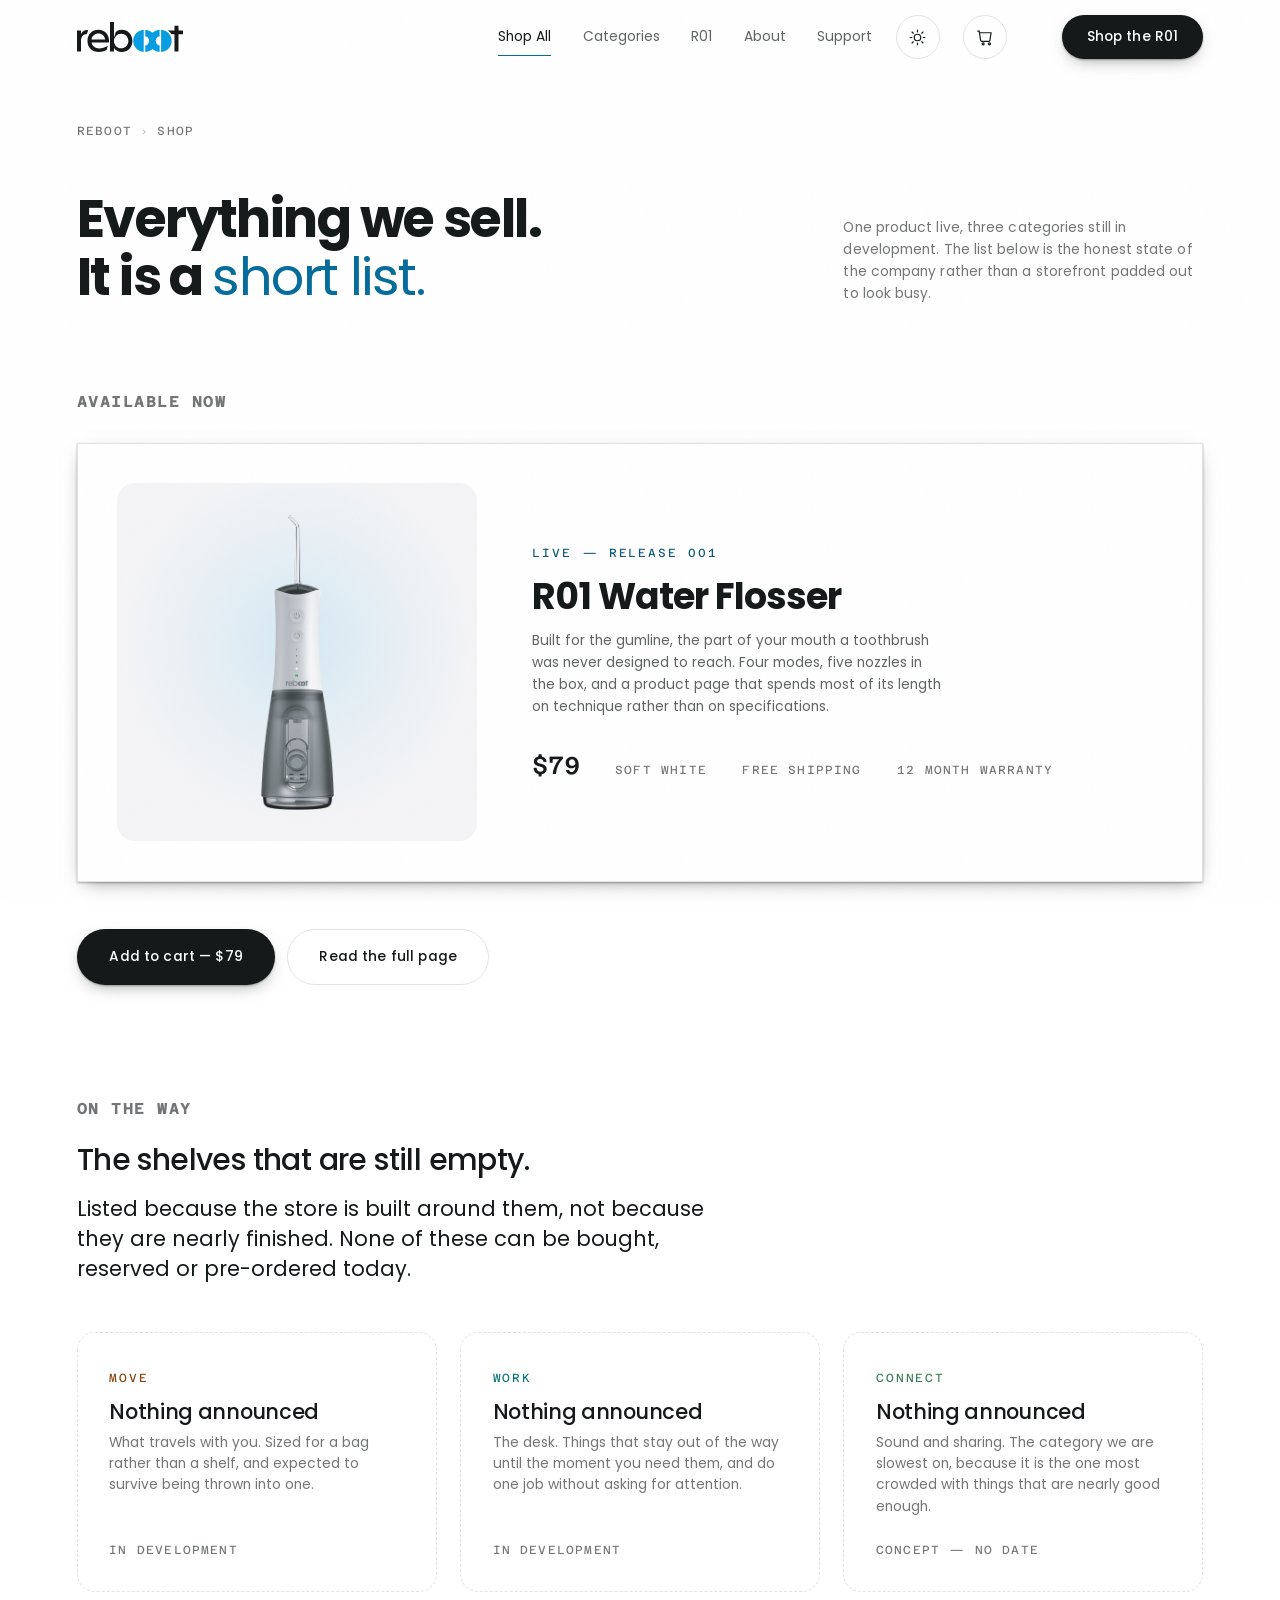
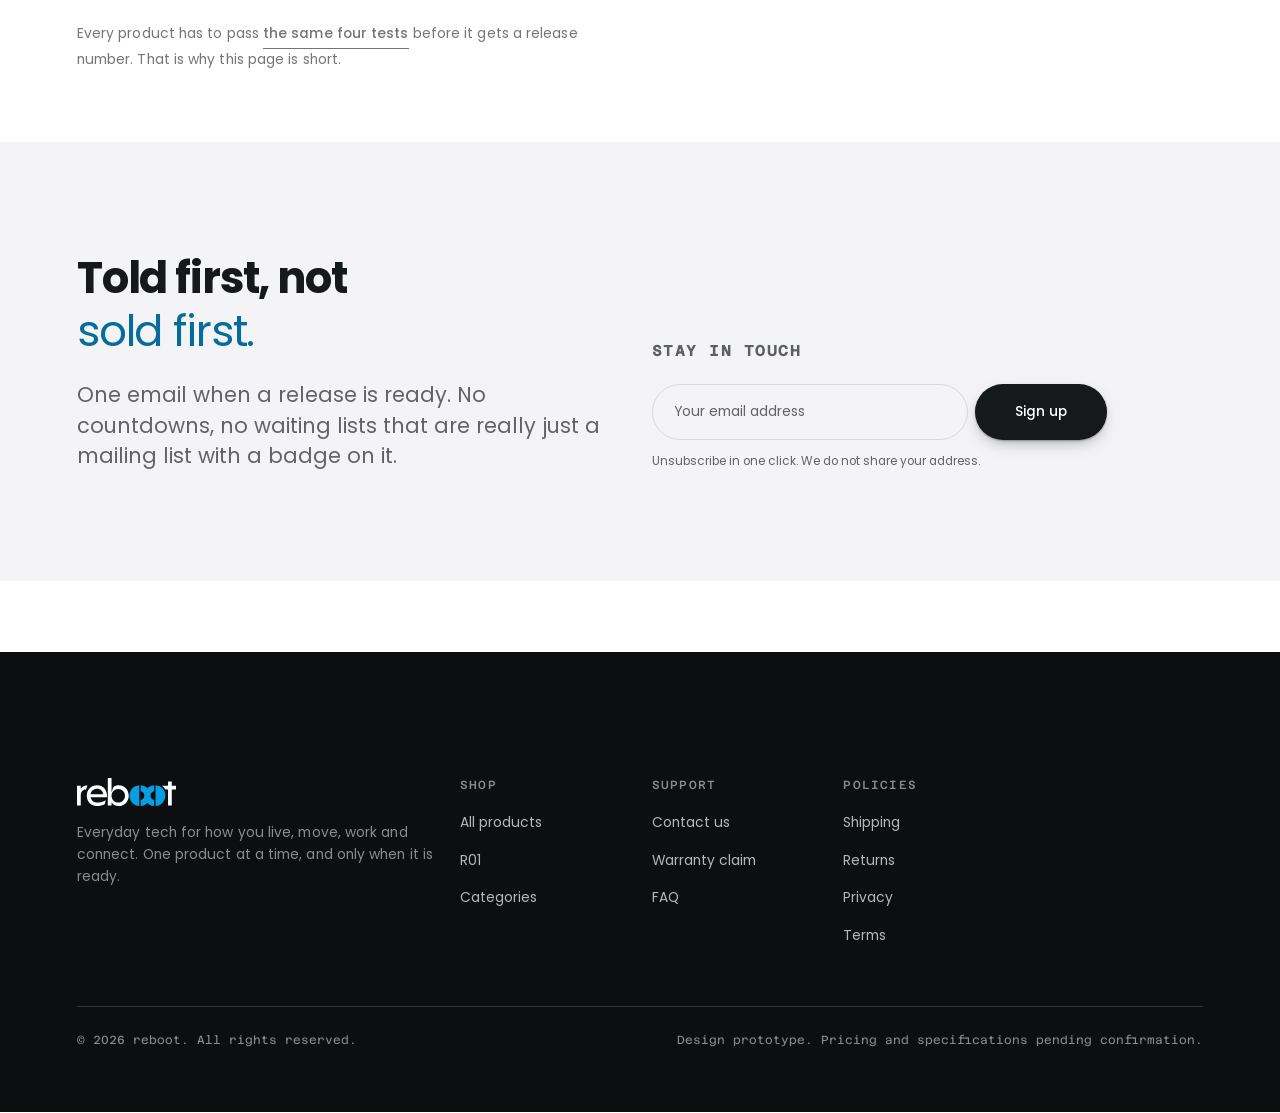
<file: site/shop.html>
<!doctype html>
<html lang="en">
<head>
<meta charset="utf-8">
<meta name="viewport" content="width=device-width,initial-scale=1">
<meta name="robots" content="noindex,nofollow">
<title>Shop | reboot</title>
<meta name="description" content="Everything reboot currently sells, and everything on the way. Four categories: live, move, work and connect. Release 001 is a cordless water flosser.">
<link rel="preload" href="assets/fonts/poppins-400.woff2" as="font" type="font/woff2" crossorigin>
<link rel="preload" href="assets/fonts/poppins-700.woff2" as="font" type="font/woff2" crossorigin>
<link rel="preload" href="assets/fonts/azeret-500.woff2" as="font" type="font/woff2" crossorigin>
<script>(function(){var t=null;try{t=localStorage.getItem('rb-theme')}catch(e){}
if(t!=='light'&&t!=='dark')t=window.matchMedia('(prefers-color-scheme: light)').matches?'light':'dark';
var d=document.documentElement;d.setAttribute('data-theme',t);d.classList.add('js')})()</script>
<link rel="stylesheet" href="assets/css/site.css">
<link rel="icon" href="assets/img/mark-blue.svg" type="image/svg+xml">
<meta property="og:title" content="Shop | reboot">
<meta property="og:description" content="One product at a time, and only when it is ready.">
<meta property="og:type" content="website">
<script src="assets/js/analytics.js" defer></script>
</head>
<body>
<a class="skip" href="#main">Skip to content</a>

<header class="hdr">
  <div class="wrap hdr-in">
    <a class="brand" href="index.html" aria-label="reboot home"><img src="assets/img/logo.svg" alt="reboot" width="1330" height="377"></a>
    <button class="burger" aria-label="Menu" aria-expanded="false"><span></span></button>
    <nav class="nav" aria-label="Primary">
      <a href="shop.html" aria-current="page">Shop All</a>
      <a href="index.html#shelves">Categories</a>
      <a href="product.html">R01</a>
      <a href="about.html">About</a>
      <a href="contact.html">Support</a>
    </nav>
    <button type="button" class="themebtn" data-theme-toggle aria-pressed="false" aria-label="Switch to light">
      <svg class="t-moon" viewBox="0 0 24 24" aria-hidden="true"><path d="M20 14.6A8.6 8.6 0 0 1 9.4 4 8.6 8.6 0 1 0 20 14.6Z"/></svg>
      <svg class="t-sun" viewBox="0 0 24 24" aria-hidden="true"><circle cx="12" cy="12" r="4.1"/><path d="M12 2.7v2.1M12 19.2v2.1M4.8 12H2.7M21.3 12h-2.1M6.6 6.6 5.1 5.1M18.9 18.9l-1.5-1.5M17.4 6.6l1.5-1.5M5.1 18.9l1.5-1.5"/></svg>
    </button>
    <button type="button" class="cartbtn" data-cart-open aria-label="Open cart" aria-controls="cart-drawer">
      <svg viewBox="0 0 24 24" aria-hidden="true"><path d="M4 6h15l-1.4 9.3a2 2 0 0 1-2 1.7H7.8a2 2 0 0 1-2-1.7L4 4H1.6"/><circle cx="9" cy="20" r="1.3"/><circle cx="17" cy="20" r="1.3"/></svg>
      <span class="cart-badge" data-cart-badge>0</span>
    </button>
    <div class="hdr-cta"><a class="btn btn-primary" href="product.html"><span>Shop the R01</span></a></div>
  </div>
  <div class="prog" data-prog></div>
</header>

<main id="main">

  <section class="sec sec-tight">
    <div class="wrap">
      <nav class="crumb" aria-label="Breadcrumb">
        <a href="index.html">reboot</a><i>&rsaquo;</i><span aria-current="page">Shop</span>
      </nav>
      <div class="grid" style="margin-top:var(--s5);align-items:end">
        <div class="c7 s1">
          <h1 class="t-3xl optical">Everything we sell.<br>It is a <span class="ed accent">short list.</span></h1>
        </div>
        <div class="c4 s9">
          <p class="t-sm dim">One product live, three categories still in development. The list below is the honest state of the company rather than a storefront padded out to look busy.</p>
        </div>
      </div>
    </div>
  </section>

  <!-- IN STOCK. One card, given the whole row. A four-up grid with one filled
       cell and three placeholders is the thing to avoid here. -->
  <section class="sec-tight" id="live">
    <div class="wrap">
      <div class="eyeline rv"><span>Available now</span></div>
      <div class="rack" style="margin-top:var(--s4)">
        <a class="pcard rv" href="product.html" style="--acc:#079DE0">
          <div class="pcard-fig glow halo">
            <img src="assets/img/r01.webp" width="628" height="2544" loading="lazy"
                 alt="reboot R01 water flosser in Soft White">
          </div>
          <div>
            <span class="pcard-cat">Live &mdash; Release 001</span>
            <h3>R01 Water Flosser</h3>
            <p class="pcard-sub">Built for the gumline, the part of your mouth a toothbrush was never designed to reach. Four modes, five nozzles in the box, and a product page that spends most of its length on technique rather than on specifications.</p>
            <div class="pcard-ft">
              <span class="pcard-pr">$79</span>
              <span class="pcard-meta">Soft White</span>
              <span class="pcard-meta">Free shipping</span>
              <span class="pcard-meta">12 month warranty</span>
            </div>
          </div>
        </a>
        <!-- outside the card, because a buy button nested in a link is a
             keyboard trap and an ambiguous target -->
        <div class="pcard-buy rv">
          <button type="button" class="btn btn-primary mag" data-add="RB-001-WHT"><span>Add to cart &mdash; $79</span></button>
          <a class="btn btn-ghost" href="product.html"><span>Read the full page</span></a>
        </div>
      </div>
    </div>
  </section>

  <!-- ON THE WAY. Outlines, not cards. No image, no price, nothing implying
       there is a product behind the box. -->
  <section class="sec">
    <div class="wrap">
      <div class="grid rv">
        <div class="c7 s1">
          <div class="eyeline"><span>On the way</span></div>
          <h2 class="t-xl optical">The shelves that are still empty.</h2>
          <p class="sub">Listed because the store is built around them, not because they are nearly finished. None of these can be bought, reserved or pre-ordered today.</p>
        </div>
      </div>

      <div class="rack" style="margin-top:var(--s5)">
        <div class="slot rv" id="move" style="--acc:#F97400">
          <div>
            <span class="slot-cat">Move</span>
            <h3>Nothing announced</h3>
            <p>What travels with you. Sized for a bag rather than a shelf, and expected to survive being thrown into one.</p>
          </div>
          <span class="when">In development</span>
        </div>
        <div class="slot rv rv-d1" id="work" style="--acc:#09D0DC">
          <div>
            <span class="slot-cat">Work</span>
            <h3>Nothing announced</h3>
            <p>The desk. Things that stay out of the way until the moment you need them, and do one job without asking for attention.</p>
          </div>
          <span class="when">In development</span>
        </div>
        <div class="slot rv rv-d2" id="connect" style="--acc:#68E69D">
          <div>
            <span class="slot-cat">Connect</span>
            <h3>Nothing announced</h3>
            <p>Sound and sharing. The category we are slowest on, because it is the one most crowded with things that are nearly good enough.</p>
          </div>
          <span class="when">Concept &mdash; no date</span>
        </div>
      </div>

      <div class="grid" style="margin-top:var(--s4)">
        <div class="c6 s1"><p class="t-sm dim">Every product has to pass <a class="tlink" href="index.html#shelves">the same four tests</a> before it gets a release number. That is why this page is short.</p></div>
      </div>
    </div>
  </section>

  <section class="sec sec-air light">
    <div class="wrap">
      <div class="grid" style="align-items:end">
        <div class="c6 s1 rv">
          <h2 class="t-2xl optical">Told first, not<br><span class="ed accent">sold first.</span></h2>
          <p class="sub" style="margin-top:var(--s3)">One email when a release is ready. No countdowns, no waiting lists that are really just a mailing list with a badge on it.</p>
        </div>
        <div class="c5 s7 rv rv-d1">
          <span class="label" style="margin-bottom:var(--s2)">Stay in touch</span>
          <form class="nl" data-demo novalidate>
            <label for="nl-email" class="vh">Email address</label>
            <input id="nl-email" type="email" name="email" placeholder="Your email address" required autocomplete="email">
            <button class="btn btn-primary" type="submit"><span>Sign up</span></button>
            <p class="nl-err" data-nl-err hidden role="alert"></p>
            <div class="nl-done" data-demo-note hidden tabindex="-1">
              <b>You are on the list.</b>
              <p>One email when 002 is real. This is a design prototype, so nothing was actually sent.</p>
            </div>
          </form>
          <p class="nl-note">Unsubscribe in one click. We do not share your address.</p>
        </div>
      </div>
    </div>
  </section>

</main>

<footer class="ftr">
  <div class="wrap">
    <div class="grid">
      <div class="c4 s1 ftr-brand">
        <img src="assets/img/logo.svg" alt="reboot" width="1330" height="377">
        <p class="t-sm dim measure-s">Everyday tech for how you live, move, work and connect. One product at a time, and only when it is ready.</p>
      </div>
      <div class="c2 s5"><h4>Shop</h4><ul><li><a href="shop.html">All products</a></li><li><a href="product.html">R01</a></li><li><a href="index.html#shelves">Categories</a></li></ul></div>
      <div class="c2 s7"><h4>Support</h4><ul><li><a href="contact.html">Contact us</a></li><li><a href="warranty.html">Warranty claim</a></li><li><a href="product.html#faq">FAQ</a></li></ul></div>
      <div class="c2 s9"><h4>Policies</h4><ul><li><a href="shipping.html">Shipping</a></li><li><a href="returns.html">Returns</a></li><li><a href="privacy.html">Privacy</a></li><li><a href="terms.html">Terms</a></li></ul></div>
    </div>
    <div class="ftr-btm">
      <span>&copy; 2026 reboot. All rights reserved.</span>
      <span>Design prototype. Pricing and specifications pending confirmation.</span>
    </div>
  </div>
</footer>


<div class="scrim" id="cart-scrim" hidden-until-found></div>
<div class="drawer-shell" data-drawer-shell>
<aside class="drawer" id="cart-drawer" role="dialog" aria-modal="true" aria-label="Your cart" aria-hidden="true">
  <div class="drawer-hd">
    <h2>Your cart</h2>
    <button type="button" class="drawer-x" data-cart-close aria-label="Close cart">
      <svg viewBox="0 0 24 24" aria-hidden="true"><path d="M5 5l14 14M19 5L5 19"/></svg>
    </button>
  </div>
  <div class="drawer-bd">
    <div class="ship-meter">
      <p data-ship-note>Add <b>$79</b> for free shipping</p>
      <div class="ship-bar"><i data-ship-fill style="--p:0"></i></div>
    </div>
    <div data-cart-body></div>
    <div class="upsell" data-upsell>
      <div class="upsell-fig"><img src="assets/img/dwg-top.svg" alt="" width="36" height="40" loading="lazy"></div>
      <div>
        <span class="upsell-k">Add on</span>
        <h4>Nozzle set, four pack &mdash; $12</h4>
      </div>
      <button type="button" class="upsell-add" data-upsell-add>Add</button>
    </div>
  </div>
  <div class="drawer-ft">
    <div class="sub-row"><span>Subtotal</span><b data-cart-sub>$0</b></div>
    <button type="button" class="btn btn-primary btn-block" data-checkout><span>Checkout now</span></button>
    <p class="drawer-note" data-checkout-note hidden tabindex="-1">This is a design prototype. Checkout is Shopify&#8217;s and is not reproduced here.</p>
    <p class="drawer-note">Taxes and shipping calculated at checkout.</p>
  </div>
</aside>
</div>
<p class="vh" role="status" aria-live="polite" data-cart-live></p>

<script src="assets/js/site.js" defer></script>
</body>
</html>
</file>
<file: site/assets/css/site.css>
/* reboot — storefront
   Dark throughout. Depth comes from three sources only: layered surfaces,
   glass over moving content, and one ambient glow behind the product. No drop
   shadows anywhere, because a flat system with three deliberate depth cues
   reads as engineered and a system with shadows everywhere reads as a theme.
   Everything sits on a 12-column grid. Nothing is placed by eye. */

:root{
  /* palette — verified against WCAG 2.2 AA */
  --ink:#15191A;
  --ink-2:#1A1F21;
  --ink-3:#242A2C;
  /* layered surfaces: the page steps between these three rather than
     between dark and silver */
  --surface-0:#0C0E0F;      /* graphite, deepest; insets and stages */
  --surface-1:#131618;      /* warm off-black, the alternate section ground */
  --cream:#F4F3EF;          /* paper cream, for anything that must read as printed */
  --ochre:#E07A5F;          /* warm ochre  6.56:1 on graphite, 6.00:1 on ink */
  --ochre-text:#9C4526;     /* the same hue dark enough for cream grounds */
  --glass:rgba(13,17,19,.72);
  --glass-line:rgba(var(--tint),.09);
  --blue:#079DE0;
  --blue-text:#056C9B;      /* 4.61:1 on Soft Silver, 5.79:1 on white */
  --orange-text:#A44D00;   /* 4.59:1 on Soft Silver, 5.77:1 on white */
  --grey:#E5E5E9;          /* Soft Silver Gray */
  --paper:#E5E5E9;         /* Soft Silver Gray */
  --carbon:#111111;        /* Carbon Gray */
  --void:#030204;          /* Ink Black */
  --teal:#09D0DC;          /* Teal Blue    9.33:1 on ink */
  --orange:#F97400;        /* Strong Orange 6.35:1 on ink */
  --white:#FFFFFF;
  /* Ink that stays ink. --ink is rebound to white inside .light and .paper so
     the sixty-odd rules written for a pale ground keep working; anything that
     genuinely sits ON a white surface must not follow it, or it turns
     white-on-white. */
  --on-white:#15191A;
  --on-dark:rgba(var(--tint),.68);
  --on-dark-dim:rgba(var(--tint),.44);
  --line-dark:rgba(var(--tint),.12);
  --line-light:#D2D3D8;
  --ink-soft:#4A5154;

  /* grid */
  --cols:12;
  /* Everything below is in rem, and rem is fluid (see html, further down), so
     the whole page scales as one system rather than each value having its own
     viewport curve. The min() caps are the only viewport terms left: they stop
     the largest steps from overflowing a narrow screen, and do nothing at all
     on a laptop or a desktop. */
  --gut:min(1.5rem,3.4vw);
  /* Dead space at 1920 used to be 304px a side — 240 of centring margin plus a
     64px pad. The container carries most of the change, so the measure of the
     text columns is unchanged and only the empty margin narrows. */
  /* Side air, as a share of the page rather than a fixed inset: 92px at 1920,
     83 at 1440, 78 at 1366, 23 on a phone. The rem term is what makes it
     follow the root scale; the vw cap is what keeps a phone from losing its
     whole screen to margin. */
  --pad:min(5rem,6vw);
  --wrap:112.5rem;

  /* The brand book's ladder, ratio 1.2, read straight off the hierarchy page:
     Label 15.2 / P 16 / H6 21.20 / H5 25.30 / H4 30.47 / H3 36.96 / H2 44.20 /
     H1 53.24. The two display steps above H1 continue the same ratio, 63.89
     and 76.67, because a storefront hero needs a tier the book does not reach
     and inventing a different ratio for it would break the system.
     Every clamp maximum below is one of those numbers exactly. The two sizes
     under 16px are the only ones outside the book, derived on the same ratio,
     and are used for captions and micro-labels only. */
  --f-xs:.75rem;                                          /* 12.00 caption */
  --f-sm:.875rem;                                         /* 14.00 small    */
  --f-base:1rem;                                          /* 16.00 P        */
  --f-label:.95rem;                                       /* 15.20 Label    */
  --f-md:1.325rem;                                        /* 21.20 H6       */
  --f-lg:1.58125rem;                                      /* 25.30 H5       */
  --f-xl:1.904rem;                                        /* 30.47 H4       */
  --f-2xl:min(2.7625rem,8vw);                             /* 44.20 H2       */
  --f-3xl:min(3.3275rem,9.6vw);                           /* 53.24 H1       */
  --f-4xl:min(4.792rem,13vw);                             /* 76.67 display  */

  /* space — 8pt */
  --s1:.5rem; --s2:1rem; --s3:1.5rem; --s4:2rem; --s5:3rem;
  --s6:4rem; --s7:6rem; --s8:8rem; --s9:12rem;
  /* Section rhythm. Cut so that a section is something you can see all of on
     a laptop: at 1920 this is 83px of padding a side rather than 120, and the
     airy step is 129 rather than 249. */
  --sec-tight:min(2.75rem,7vw);
  --sec:min(4.5rem,11vw);
  --sec-air:min(7rem,17vw);

  /* the masthead's own height, as a token: the hero, the sticky buy box and
     every scroll-margin offset measure against it */
  --hdr:4.75rem;

  --ease:cubic-bezier(.22,.61,.36,1);
  --ease-io:cubic-bezier(.65,0,.35,1);

  /* ---- corners ----
     One scale, four steps. Anything a finger presses is a pill; anything that
     holds content is softened by its size, so a 400px card and a 44px icon
     button do not carry the same radius and read as two different systems. */
  --r-pill:999px;
  --r-lg:18px;    /* cards, plates, stages, the drawer, modals   */
  --r-md:12px;    /* panels, thumbnails, swatches, inputs        */
  --r-sm:8px;     /* chips and the smallest chrome               */

  /* ---- theme axis ----
     Two grounds, one set of rules. --tint is the channel that lightens a
     surface, and it is the only thing sixty-odd rgba() values in this file
     refer to; --white is the colour text takes ON the ground and --on-white
     is the ground itself, so a primary button is always the inverse of the
     page. Flipping those three inverts the entire site without touching a
     single component rule. */
  --tint:255,255,255;
  --glass-solid:#0D1113;
  --dim-2:#878C8E;
  --blue-band:var(--blue);      /* accent on an alternate band */
  --orange-band:var(--orange);
  /* the opposite ground, for the one block that runs inverted */
  --inv-bg:#F4F3EF; --inv-ink:#15191A; --inv-tint:21,25,26; --inv-blue:#056C9B;
  --plate:#0F1214;              /* technical drawings keep their dark plate
                                   in both themes: the line work is white */
}

/* The light ground. The brand book runs Soft Silver Gray as its paper, so the
   page becomes paper and the alternate bands become white and silver rather
   than graphite and off-black. Blue and orange step down to their dark-on-pale
   values throughout, which is the same pair the book specifies for print. */
:root[data-theme="light"]{
  --tint:21,25,26;
  /* pure white page. The two alternate bands step away from it rather than
     toward it, so the rhythm is white → soft silver → silver, which is the
     brand book's own paper progression. */
  --ink:#FFFFFF;
  --ink-2:#F4F4F6;
  --ink-3:#E5E5E9;
  --surface-0:#E5E5E9;
  --surface-1:#F4F4F6;
  --white:#15191A;
  --on-white:#FFFFFF;
  --glass:rgba(255,255,255,.78);
  --glass-solid:#FFFFFF;
  --inv-bg:#0C0E0F; --inv-ink:#FFFFFF; --inv-tint:255,255,255; --inv-blue:#079DE0;
  --dim-2:#5B6163;
  --blue:#056C9B;
  --blue-band:#056C9B;
  --orange:#A44D00;
  --orange-band:#A44D00;
  --ochre:#9C4526;
  --teal:#0A7F87;
  --line-light:#C9CAC6;
  --ink-soft:#4A5154;
  --on-dark-dim:rgba(var(--tint),.60);
  color-scheme:light;
}
:root{color-scheme:dark}

/* The brand's primary face is Aloevera, a geometric sans. It is a commercial
   licence and cannot be redistributed here, so this ships Poppins: the same
   genre — geometric, single-storey a, circular bowls — in the three weights
   the brand book actually specifies, Regular, Medium and Bold. Drop Aloevera's
   webfonts in beside these and change the family name in one place.
   Azeret Mono is the brand's own secondary face and is used as specified.
   Both subset to the 117 glyphs this site renders: 40 KB for all five files. */
@font-face{font-family:Poppins;src:url(../fonts/poppins-400.woff2)format("woff2");
  font-weight:400;font-style:normal;font-display:swap}
@font-face{font-family:Poppins;src:url(../fonts/poppins-500.woff2)format("woff2");
  font-weight:500;font-style:normal;font-display:swap}
@font-face{font-family:Poppins;src:url(../fonts/poppins-700.woff2)format("woff2");
  font-weight:700;font-style:normal;font-display:swap}
@font-face{font-family:Azeret;src:url(../fonts/azeret-400.woff2)format("woff2");font-weight:400;font-display:swap}
@font-face{font-family:Azeret;src:url(../fonts/azeret-500.woff2)format("woff2");font-weight:500;font-display:swap}

*,*::before,*::after{box-sizing:border-box}
/* ============ THE SCALE ============
   One fluid root, and everything else in rem. The page then looks the same on
   every screen instead of being tuned to one laptop: the type ladder, the 8pt
   space scale, the section rhythm and the container all move together, and
   their ratios never change.

   It reads both axes. A 1366x768 laptop and a 1366x1024 tablet are the same
   width but not the same amount of room, and sizing off width alone is what
   made the page feel oversized on a short screen — the whole reason a hero
   tuned at 1440x900 was cramped at 1366x768. min() takes whichever axis is
   tighter.

   Reference points, rounded: 390 wide -> 15.0, 1280x800 -> 15.9,
   1366x768 -> 15.6, 1440x900 -> 16.6, 1512x982 -> 17.0, 1920x1080 -> 18.4,
   2560x1440 -> 19.0. The 1440x900 figure is the one this was drawn at, so
   that screen is unchanged and every other screen now matches it in
   proportion rather than in pixels. */
html{
  font-size:min(clamp(15px,0.55vw + 8.7px,19px),clamp(15px,0.9vh + 8.7px,19px));
  -webkit-text-size-adjust:100%;scroll-behavior:smooth;
}
@media(prefers-reduced-motion:reduce){html{scroll-behavior:auto}}
body{
  margin:0;background:var(--ink);color:var(--white);
  /* P: 16px at 160%, exactly as the brand book's hierarchy specifies */
  font-family:Poppins,system-ui,-apple-system,"Segoe UI",sans-serif;
  font-weight:400;font-size:var(--f-base);line-height:1.6;
  -webkit-font-smoothing:antialiased;overflow-x:hidden;
  font-kerning:normal;font-feature-settings:"kern" 1,"liga" 1,"calt" 1;
}
img,svg,video{max-width:100%;display:block;height:auto}
a{color:inherit}
button{font:inherit;color:inherit;background:transparent;border:0}
/* The brand book sets Bold for H1 to H3 and Medium for H4 to H6, with leading
   of 110% at H1, 120% through H4 and 130% below it. Those are the numbers used
   throughout; the only thing added is tracking, which the book does not
   specify and which a geometric sans needs at display sizes. */
h1,h2,h3,h4{margin:0;font-weight:700;line-height:1.2;letter-spacing:-.02em}
p{margin:0}
ul{margin:0;padding:0;list-style:none}
::selection{background:var(--blue);color:var(--white)}

:focus-visible{outline:2px solid var(--blue);outline-offset:4px;border-radius:var(--r-sm)}
.skip{position:absolute;left:-9999px;top:0;z-index:200;background:var(--white);color:var(--on-white);padding:.75rem 1.25rem;font-weight:500}
.skip:focus{left:.5rem;top:.5rem}
.vh{position:absolute;width:1px;height:1px;overflow:hidden;clip:rect(0 0 0 0);white-space:nowrap}

/* ============ GRID ============ */
.wrap{max-width:var(--wrap);margin-inline:auto;padding-inline:var(--pad)}
.grid{display:grid;grid-template-columns:repeat(var(--cols),minmax(0,1fr));gap:var(--gut)}
/* span is set on grid-column-END so an explicit start never clobbers it */
.c1{grid-column-end:span 1}.c2{grid-column-end:span 2}.c3{grid-column-end:span 3}
.c4{grid-column-end:span 4}.c5{grid-column-end:span 5}.c6{grid-column-end:span 6}
.c7{grid-column-end:span 7}.c8{grid-column-end:span 8}.c9{grid-column-end:span 9}
.c10{grid-column-end:span 10}.c11{grid-column-end:span 11}.c12{grid-column-end:span 12}
.s1{grid-column-start:1}.s2{grid-column-start:2}.s3{grid-column-start:3}
.s4{grid-column-start:4}.s5{grid-column-start:5}.s6{grid-column-start:6}
.s7{grid-column-start:7}.s8{grid-column-start:8}.s9{grid-column-start:9}
.s10{grid-column-start:10}.s11{grid-column-start:11}.s12{grid-column-start:12}

.sec{padding-block:var(--sec)}
.sec-t{padding-top:var(--sec)}
/* density modifiers: compression before a big moment, air after it */
.sec-tight{padding-block:var(--sec-tight)}
.sec-air{padding-block:var(--sec-air)}
.sec-air-b{padding-bottom:var(--sec-air)}
.sec-tight-t{padding-top:var(--sec-tight)}

/* ---- BREAKING THE FRAME ----
   Nothing on this page ever escaped the 1440 container, so every section read
   as the same rectangle. Full-bleed sections run edge to edge and keep their
   own inner rhythm, which is what gives the page a change of pressure. */
.bleed{max-width:none;width:100%;padding-inline:var(--pad)}
/* These two were a white and a silver band. They are now the two dark
   surfaces. Rather than rewrite the sixty-odd descendant rules that say
   color:var(--ink) or border-color:var(--line-light), the tokens themselves
   are rebound inside the scope, so every one of those rules keeps working and
   resolves to the value that is correct on a dark ground. */
.light,.paper{
  color:var(--white);
  --ink:var(--white);
  --ink-soft:rgba(var(--tint),.66);
  --line-light:rgba(var(--tint),.12);
  --blue-text:var(--blue-band);
  --orange-text:var(--orange-band);
}
.light{background:var(--surface-1)}
.paper{background:var(--surface-0)}
.light p,.paper p{color:var(--ink-soft)}
.light .rule,.paper .rule{background:var(--line-light)}
.rule{height:1px;background:var(--line-dark);width:100%}

/* ============ TYPE ============ */
.t-4xl{font-size:var(--f-4xl);letter-spacing:-.034em;line-height:1.1}
.t-3xl{font-size:var(--f-3xl);letter-spacing:-.03em;line-height:1.1;text-wrap:balance}
.t-2xl{font-size:var(--f-2xl);letter-spacing:-.026em;line-height:1.2;text-wrap:balance}
/* a quieter head for sections that support rather than argue */
.t-quiet{font-size:1.904rem;font-weight:500;letter-spacing:-.018em;line-height:1.2}
.t-xl{font-size:var(--f-xl);font-weight:500;letter-spacing:-.02em;line-height:1.2}
.t-lg{font-size:var(--f-lg);font-weight:500;letter-spacing:-.014em;line-height:1.3}
.t-md{font-size:var(--f-md);line-height:1.45}
.t-sm{font-size:var(--f-sm);line-height:1.6;letter-spacing:.006em}
.t-xs{font-size:var(--f-xs);line-height:1.5;letter-spacing:.012em}
.lede{font-size:var(--f-md);line-height:1.45;color:var(--on-dark);font-weight:400}
.light .lede,.paper .lede{color:var(--ink-soft)}
.dim{color:var(--on-dark-dim)}
.light .dim,.paper .dim{color:var(--dim-2)}
.accent{color:var(--blue)}
.light .accent,.paper .accent{color:var(--blue-text)}
.measure{max-width:52ch}
.measure-s{max-width:38ch}
/* every left edge sits on the grid line. No optical pull, so nothing floats off the spine. */
.optical{margin-left:0}

.label{
  font-size:var(--f-xs);font-weight:500;letter-spacing:.2em;text-transform:uppercase;
  color:var(--on-dark-dim);display:block;
}
.light .label,.paper .label{color:var(--dim-2)}

/* section index number, hung in the margin */
.snum{
  font-size:var(--f-xs);font-weight:500;letter-spacing:.16em;color:var(--blue);
  display:flex;align-items:baseline;gap:0.75rem;padding-bottom:var(--s2);
}
.light .snum,.paper .snum{color:var(--blue-text)}
.snum b{font-weight:500}
.snum span{color:var(--on-dark-dim);text-transform:uppercase}
.light .snum span,.paper .snum span{color:var(--dim-2)}

/* ============ BUTTONS ============ */
.btn{
  position:relative;display:inline-flex;align-items:center;justify-content:center;gap:0.75rem;
  min-height:56px;padding:1rem 2rem;border:1px solid transparent;background:transparent;
  font-size:var(--f-sm);font-weight:500;letter-spacing:.01em;text-decoration:none;
  cursor:pointer;border-radius:var(--r-pill);overflow:hidden;
  transition:color .3s var(--ease),border-color .3s var(--ease);
}
.btn>span{position:relative;z-index:1}
.btn::after{
  content:"";position:absolute;inset:0;z-index:0;background:var(--blue);
  transform:scaleY(0);transform-origin:bottom;transition:transform .38s var(--ease-io);
}
.btn:hover::after,.btn:focus-visible::after{transform:scaleY(1)}
.btn-primary{background:var(--white);color:var(--on-white)}
.btn-primary:hover,.btn-primary:focus-visible{color:var(--white)}
.btn-ghost{border-color:var(--line-dark);color:var(--white)}
.btn-ghost:hover,.btn-ghost:focus-visible{color:var(--white);border-color:var(--blue)}
.light .btn-ghost,.paper .btn-ghost{border-color:var(--line-light);color:var(--ink)}
.light .btn-ghost:hover,.paper .btn-ghost:hover{color:var(--white);border-color:var(--blue)}
.btn-block{width:100%}

.tlink{
  display:inline-flex;align-items:center;gap:0.5rem;font-size:var(--f-sm);font-weight:500;
  text-decoration:none;position:relative;padding-bottom:4px;
}
.tlink::after{content:"";position:absolute;left:0;bottom:0;width:100%;height:1px;background:currentColor;
  transform:scaleX(1);transform-origin:right;transition:transform .35s var(--ease-io)}
.tlink:hover::after{transform:scaleX(0)}
.tlink i{width:1.1em;height:1px;background:currentColor;position:relative;transition:transform .35s var(--ease)}
.tlink:hover i{transform:translateX(4px)}

/* ============ HEADER ============ */
/* Transparent over the top of the page so the hero is uninterrupted, and it
   takes its ground on the way down. The blur is only mounted with the glass:
   a backdrop-filter on a transparent bar still blurs what is behind it, which
   reads as a smear rather than as nothing. */
.hdr{position:sticky;top:0;z-index:100;background:transparent;
  border-bottom:1px solid transparent;
  transition:background-color .4s var(--ease),border-color .4s var(--ease)}
.hdr.stuck{background:var(--glass);border-bottom-color:var(--glass-line);
  -webkit-backdrop-filter:blur(16px) saturate(1.4);backdrop-filter:blur(16px) saturate(1.4)}
/* the blur is the whole point of the bar; without support, fall back to opaque
   rather than to translucent-and-unreadable */
@supports not ((backdrop-filter:blur(1px)) or (-webkit-backdrop-filter:blur(1px))){
  .hdr.stuck{background:var(--glass-solid)}
}
@media(prefers-reduced-motion:reduce){.hdr{transition:none}}
.hdr-in{display:flex;align-items:center;gap:var(--s3);min-height:var(--hdr)}
.brand{display:flex;align-items:center;text-decoration:none;flex:0 0 auto}
/* The wordmark file has no padding of its own — the space around it is the
   bar's. Sized up so it reads edge to edge in the slot it sits in. */
.brand img{height:30px;width:auto}
@media(max-width:520px){.brand img{height:26px}}
/* The wordmark is swapped per theme with content:url(). That substitution
   drops the element's intrinsic width, so width:auto stretched the footer
   copy to its whole column and the art was painted centred inside it — the
   box was left aligned, the logo inside it was not. The ratio is restated in
   CSS so width:auto has something to resolve against either way, and the
   substituted image is pinned to the left rather than centred. */
.brand img,.ftr-brand img{aspect-ratio:1330/377;object-fit:contain;object-position:left center}
.nav{display:flex;gap:var(--s4);margin-left:auto}
.nav a{
  position:relative;text-decoration:none;font-size:var(--f-sm);font-weight:400;color:var(--on-dark);
  padding:0.25rem 0;transition:color .25s var(--ease);
}
.nav a::after{content:"";position:absolute;left:0;bottom:0;width:100%;height:1px;background:var(--blue);
  transform:scaleX(0);transform-origin:left;transition:transform .35s var(--ease-io)}
.nav a:hover,.nav a[aria-current=page]{color:var(--white)}
.nav a:hover::after,.nav a[aria-current=page]::after{transform:scaleX(1)}
.hdr-cta{display:flex;align-items:center;gap:var(--s2);margin-left:var(--s4)}
.hdr .btn{min-height:44px;padding:0.5rem 1.5rem}
.burger{display:none;border:1px solid var(--line-dark);width:46px;height:46px;
  align-items:center;justify-content:center;cursor:pointer;border-radius:var(--r-pill);margin-left:auto}
.burger span{display:block;width:18px;height:1px;background:var(--white);position:relative}
.burger span::before,.burger span::after{content:"";position:absolute;left:0;width:18px;height:1px;background:var(--white)}
.burger span::before{top:-5px}.burger span::after{top:5px}

/* scroll progress, drawn in the brand blue */
.prog{position:absolute;left:0;bottom:-1px;height:1px;background:var(--blue);width:100%;
  transform:scaleX(0);transform-origin:0 50%;will-change:transform;z-index:2}

/* ============ HERO ============ */
.hero-actions{display:flex;flex-wrap:wrap;gap:var(--s1)}

/* ============ TICKER FACTS ============ */
.facts{border-bottom:1px solid var(--line-dark)}
.facts .grid{padding-block:var(--s4)}
.fact dt{font-size:var(--f-xs);letter-spacing:.16em;text-transform:uppercase;color:var(--blue);font-weight:500;margin-bottom:.5rem}
.fact dd{margin:0;font-size:var(--f-sm);color:var(--on-dark);line-height:1.5}

/* ============ EDITORIAL SPLIT ============ */
.split{align-items:center}
.figure{background:var(--ink-2);border-radius:var(--r-lg);overflow:hidden;display:flex;align-items:center;justify-content:center;padding:var(--s5);position:relative}
.light .figure,.paper .figure{background:var(--surface-0)}
.figure img{max-height:min(56vh,520px);width:auto}
.figure figcaption{position:absolute;left:var(--s3);bottom:var(--s3);font-size:var(--f-xs);
  letter-spacing:.14em;text-transform:uppercase;color:var(--on-dark-dim)}

/* ============ TECHNICAL DRAWINGS ============
   Every product image on this site is the manufacturer's own CAD line work,
   lifted straight from the engineering sheets. Drawings always sit on the ink
   ground, so one stroke colour is baked into the files and nothing has to be
   re-tinted per section. */
.plate{margin:0;border:1px solid var(--line-dark);background:var(--ink);
  border-radius:var(--r-lg);overflow:hidden}
.light .plate,.paper .plate{border-color:var(--line-light)}
.plate-hd,.plate-ft{display:flex;justify-content:space-between;align-items:center;
  gap:var(--s3);flex-wrap:wrap;padding:.85rem min(1.4rem,3.5vw)}
.plate-hd{border-bottom:1px solid var(--line-dark)}
.plate-ft{border-top:1px solid var(--line-dark);color:var(--on-dark-dim)}
.light .plate-hd,.light .plate-ft{border-color:var(--line-dark)}
.plate-view,.plate-ft span,.plate-tabs button{
  font-size:var(--f-xs);font-weight:500;letter-spacing:.14em;text-transform:uppercase}
.plate-view{color:var(--blue)}
.plate-tabs{display:flex;gap:0.25rem}
.plate-tabs button{color:var(--on-dark-dim);padding:.5rem 0.75rem;cursor:pointer;
  border:1px solid transparent;border-radius:var(--r-pill);
  transition:color .25s var(--ease),border-color .25s var(--ease)}
.plate-tabs button:hover{color:var(--white)}
.plate-tabs button[aria-selected=true]{color:var(--white);border-color:var(--line-dark)}
/* the three elevations share one scale, so switching reads as turning a sheet */
.plate-stage{display:flex;align-items:center;justify-content:center;
  padding:min(2rem,5vw) min(2.5rem,6.25vw)}
.plate-stage img{height:min(46vh,29rem);width:auto;max-width:100%;
  transition:opacity .22s var(--ease)}
.plate-stage.swap img{opacity:0}
@media(max-width:820px){.plate-stage img{height:min(40vh,24rem)}}
@media(prefers-reduced-motion:reduce){.plate-stage img{transition:none}}

.fig-sm{margin:0}
.fig-sm img{height:min(11rem,27.5vw);width:auto}
.fig-sm figcaption{margin-top:var(--s2);font-size:var(--f-xs);font-weight:500;
  letter-spacing:.14em;text-transform:uppercase;color:var(--on-dark-dim)}
.light .fig-sm figcaption,.paper .fig-sm figcaption{color:var(--dim-2)}

/* measured range. Two numbers and the distance between them, nothing invented */
.scale{display:flex;align-items:center;gap:var(--s3)}
.scale-wrap{grid-column:1/span 10}
.scale-n{font-family:Azeret,ui-monospace,SFMono-Regular,Menlo,monospace;
  font-size:var(--f-sm);font-weight:500;letter-spacing:.08em;color:var(--blue);
  font-feature-settings:"tnum" 1;flex:0 0 auto}
.light .scale-n,.paper .scale-n{color:var(--blue-text)}
.scale-n abbr{text-decoration:none}
.scale-line{flex:1;display:flex;align-items:flex-end;justify-content:space-between;
  height:1.6rem;border-bottom:1px solid var(--line-dark)}
.light .scale-line,.paper .scale-line{border-bottom-color:var(--line-light)}
.scale-line i{width:1px;height:.55rem;background:var(--line-dark)}
.light .scale-line i,.paper .scale-line i{background:var(--line-light)}
.scale-line i:first-child,.scale-line i:last-child{height:1.1rem;background:var(--blue)}
.light .scale-line i:first-child,.light .scale-line i:last-child,
.paper .scale-line i:first-child,.paper .scale-line i:last-child{background:var(--blue-text)}

/* colourway plate — flat swatches, no rendering */
.cw{display:flex;gap:var(--s2)}
.cw div{flex:1}
.cw i{display:block;height:min(8rem,20vw);border:1px solid var(--line-light);border-radius:var(--r-md)}
.cw span{display:block;margin-top:0.5rem;font-size:var(--f-xs);letter-spacing:.14em;
  text-transform:uppercase;color:var(--ink-soft)}

/* ============ THE OBJECT ============
   One place on the page where the product gets the floor to itself. Centred on
   purpose: there is nothing beside it to align to, and the change of pace is
   what stops eleven sections of argument reading as a wall. */
.moment{background:var(--ink);border-block:1px solid var(--line-dark);
  padding-block:min(4rem,10vw);text-align:center}
.moment img{height:min(52vh,30rem);width:auto;margin-inline:auto}
.moment-facts{display:flex;flex-wrap:wrap;justify-content:center;
  gap:min(4rem,10vw);margin:min(2.25rem,6vw) 0 0}
.moment-facts dt{font-size:var(--f-xs);font-weight:500;letter-spacing:.2em;
  text-transform:uppercase;color:var(--on-dark-dim);margin-bottom:0.5rem}
.moment-facts dd{margin:0;font-size:var(--f-lg);font-weight:500;line-height:1.18;
  letter-spacing:-.01em;color:var(--white)}
.moment-note{max-width:44ch;margin:var(--s4) auto 0;font-size:var(--f-sm);
  line-height:1.6;color:var(--on-dark-dim)}
@media(max-width:820px){
  .moment img{height:min(42vh,380px)}
  /* two across leaves the third orphaned; one column reads cleanly instead */
  .moment-facts{flex-direction:column;gap:var(--s3)}
}

/* ============ REVIEWS ============
   Rated in dots rather than stars. The product itself indicates mode with a row
   of dots, so the rating borrows the product's own language instead of the
   default template star that every storefront in the category already uses.
   Rows follow the same rule as every other editorial row: who at 1, what at 5,
   when hung off the end. */
.score b{display:block;font-size:min(4.6rem,11.5vw);font-weight:600;
  letter-spacing:-.04em;line-height:1}
.score-n{display:block;margin-top:0.75rem;font-size:var(--f-xs);font-weight:500;
  letter-spacing:.14em;text-transform:uppercase;color:var(--dim-2)}
.dots{display:inline-flex;gap:0.25rem;margin-top:var(--s2)}
.dots i{width:9px;height:9px;border-radius:50%;border:1px solid var(--blue-text);
  background:transparent;flex:0 0 auto}
.dots i.on{background:var(--blue-text)}
.dots i.half{background:linear-gradient(90deg,var(--blue-text) 50%,transparent 50%)}

.dist{margin:0;display:grid;gap:0.5rem}
.dist>div{display:grid;grid-template-columns:1.2rem 1fr 2.2rem;gap:var(--s2);align-items:center}
.dist dt{font-size:var(--f-xs);font-weight:500;color:var(--dim-2);font-feature-settings:"tnum" 1}
.dist dd{margin:0;height:3px;background:var(--line-light)}
.dist dd span{display:block;height:100%;width:var(--p);background:var(--blue-text)}
.dist em{font-style:normal;font-size:var(--f-xs);font-weight:500;color:var(--dim-2);
  text-align:right;font-feature-settings:"tnum" 1}

.reviews{margin-top:var(--s6);border-top:1px solid var(--line-light)}
.review{display:grid;grid-template-columns:repeat(var(--cols),minmax(0,1fr));
  gap:var(--gut);padding-block:var(--s4);border-bottom:1px solid var(--line-light)}
.rev-who{grid-column:1/span 4;grid-row:1}
.rev-body{grid-column:5/span 6;grid-row:1}
.rev-date{grid-column:11/span 2;grid-row:1;justify-self:end;font-size:var(--f-xs);
  font-weight:500;letter-spacing:.12em;text-transform:uppercase;color:var(--dim-2)}
.rev-who .dots{margin-top:0}
.rev-who b{display:block;margin-top:0.75rem;font-size:var(--f-sm);font-weight:500;color:var(--ink)}
.rev-tag{display:block;margin-top:.25rem;font-size:var(--f-xs);font-weight:500;
  letter-spacing:.14em;text-transform:uppercase;color:var(--blue-text)}
.rev-body h3{font-size:var(--f-lg);font-weight:500;letter-spacing:-.014em;line-height:1.3;margin-bottom:0.5rem}
.rev-body p{font-size:var(--f-sm)}
@media(max-width:820px){
  .review{row-gap:1rem}
  .rev-who,.rev-body,.rev-date{grid-column:1/-1;grid-row:auto}
  .rev-date{justify-self:start}
}

/* ============ DIAGNOSIS ============
   The one interactive moment on the page. Choices wrap as a loose field rather
   than sitting in an even card grid, because an even grid of six identical
   rectangles is exactly the pattern this page is trying not to be. The answer
   below is deliberately wider and quieter than the question above it. */
.diag-pick{display:flex;flex-wrap:wrap;gap:.5rem;margin-top:var(--s5)}
.diag-pick button{font-size:var(--f-sm);font-weight:400;letter-spacing:.01em;
  padding:0.75rem 1.25rem;border:1px solid var(--line-dark);border-radius:100px;
  color:var(--on-dark);cursor:pointer;
  transition:color .25s var(--ease),border-color .25s var(--ease),background .25s var(--ease)}
.diag-pick button:hover{color:var(--white);border-color:var(--on-dark-dim)}
.diag-pick button[aria-selected=true]{background:var(--white);border-color:var(--white);
  color:var(--on-white);font-weight:500}

.diag-out{margin-top:var(--s6);border-top:1px solid var(--line-dark);padding-top:var(--s5)}
.diag-set{display:grid;grid-template-columns:repeat(var(--cols),minmax(0,1fr));gap:var(--gut)}
.diag-set[hidden]{display:none}
.diag-cell:nth-child(1){grid-column:1/span 5}
.diag-cell:nth-child(2){grid-column:7/span 5}
.diag-cell span{display:block;font-size:var(--f-xs);font-weight:500;letter-spacing:.2em;
  text-transform:uppercase;color:var(--on-dark-dim);margin-bottom:1rem}
.diag-cell b{display:block;font-size:min(3rem,7.5vw);font-weight:600;
  letter-spacing:-.026em;line-height:1.2;margin-bottom:1rem}
.diag-cell p{font-size:var(--f-sm);color:var(--on-dark);max-width:38ch}
.js .diag-set{animation:diagIn .42s var(--ease) both}
@keyframes diagIn{from{opacity:0;transform:translateY(8px)}to{opacity:1;transform:none}}
@media(prefers-reduced-motion:reduce){.js .diag-set{animation:none}}
.diag-out + .grid{margin-top:var(--s5)}
@media(max-width:820px){
  .diag-cell:nth-child(1),.diag-cell:nth-child(2){grid-column:1/-1}
  .diag-set{row-gap:var(--s4)}
}

/* ============ STEPS ============ */
.steps{counter-reset:st}
.step{border-top:1px solid var(--line-dark);padding-top:var(--s3);position:relative}
.light .step,.paper .step{border-color:var(--line-light)}
.step-n{font-size:var(--f-xs);letter-spacing:.16em;color:var(--blue);font-weight:500;margin-bottom:var(--s2);display:block}
.light .step-n,.paper .step-n{color:var(--blue-text)}
.step h3{font-size:var(--f-lg);margin-bottom:0.75rem}
.step p{font-size:var(--f-sm)}

/* ============ DIAGRAM ============ */
.diagram{background:var(--ink);border:1px solid var(--line-dark);border-radius:var(--r-lg);padding:min(2.5rem,6.25vw);
  height:100%;display:flex;flex-direction:column;justify-content:center}
.diagram svg{width:100%;height:auto}
.light .diagram,.paper .diagram{background:var(--surface-0);border-color:transparent}
.diagram svg{width:100%;height:auto}

/* ============ CASES ============ */
.cases{border-top:1px solid var(--line-dark)}
.light .cases,.paper .cases{border-color:var(--line-light)}
.case{border-bottom:1px solid var(--line-dark);padding-block:var(--s3);display:grid;
  grid-template-columns:repeat(var(--cols),minmax(0,1fr));gap:var(--gut);align-items:baseline;
  transition:background .3s var(--ease),padding .3s var(--ease)}
.case h3{grid-column:1/span 4;grid-row:1}
.case p{grid-column:5/span 6;grid-row:1}
.case-tip{grid-column:11/span 2;grid-row:1;justify-self:end;text-align:right;
  font-size:var(--f-xs);font-weight:500;letter-spacing:.12em;text-transform:uppercase;
  color:var(--blue)}
.light .case-tip,.paper .case-tip{color:var(--blue-text)}
.case-q{margin-left:0.5rem;font-size:var(--f-xs);font-weight:500;
  letter-spacing:.08em;color:var(--on-dark-dim);vertical-align:.35em}
.light .case-q,.paper .case-q{color:var(--dim-2)}
.light .case,.paper .case{border-color:var(--line-light)}
.case:hover{background:var(--ink-2)}
.light .case:hover,.paper .case:hover{background:rgba(var(--tint),.04)}
.case h3{font-size:var(--f-lg);font-weight:500;letter-spacing:-.014em;line-height:1.3}
.case p{font-size:var(--f-sm)}

/* ============ SPEC ============ */
.spec{border-top:1px solid var(--line-dark)}
.light .spec,.paper .spec{border-color:var(--line-light)}
.spec div{display:flex;justify-content:space-between;gap:var(--s3);padding-block:0.75rem;
  border-bottom:1px solid var(--line-dark);font-size:var(--f-sm)}
.light .spec div,.paper .spec div{border-color:var(--line-light)}
.spec dt{color:var(--on-dark-dim)}
.light .spec dt,.paper .spec dt{color:var(--dim-2)}
.spec dd{margin:0;font-weight:500;text-align:right;font-variant-numeric:tabular-nums}
.pending{font-weight:300;font-style:italic;color:var(--on-dark-dim)}
.light .pending,.paper .pending{color:#9AA0A2}

/* ============ COMPARISON ============ */
.cmp{width:100%;border-collapse:collapse;font-size:var(--f-sm)}
.cmp th,.cmp td{text-align:left;padding:1rem 1rem;border-bottom:1px solid var(--line-light)}
.cmp thead th{font-size:var(--f-xs);letter-spacing:.14em;text-transform:uppercase;font-weight:500;
  border-bottom:1px solid var(--ink);color:var(--ink)}
.cmp thead th:first-child{width:34%}
.cmp tbody th{font-weight:400;color:var(--ink-soft)}
.cmp td{text-align:center;font-weight:500;color:var(--ink)}
.cmp .yes{color:var(--blue-text)}
.cmp .no{color:#A2A7A9}
.cmp-scroll{overflow-x:auto}

/* ============ FAQ ============ */
.faq{border-top:1px solid var(--line-light)}
.faq details{border-bottom:1px solid var(--line-light)}
.faq summary{display:grid;line-height:1.25;grid-template-columns:1fr 1.5rem;gap:var(--gut);align-items:baseline;
  padding-block:1.5rem;cursor:pointer;font-weight:500;list-style:none;font-size:var(--f-lg);letter-spacing:-.014em}
.faq summary::-webkit-details-marker{display:none}
.faq .chev{width:11px;height:11px;border-right:1.5px solid currentColor;border-bottom:1.5px solid currentColor;
  transform:rotate(45deg);transition:transform .3s var(--ease);justify-self:end;align-self:center}
.faq details[open] .chev{transform:rotate(-135deg)}
.faq .ans{padding:0 0 1.5rem;max-width:64ch}
.faq .ans-in{grid-column:1/2}

/* ============ NOTICE ============ */
.notice{border:1px solid var(--line-dark);padding:var(--s3);border-radius:var(--r-md)}
.notice p{font-size:var(--f-sm);color:var(--on-dark)}
.light .notice,.paper .notice{border-color:var(--line-light)}
.light .notice p,.paper .notice p{color:var(--ink-soft)}
.light .notice strong,.paper .notice strong{color:var(--ink);font-weight:500}

/* ============ NEWSLETTER ============ */
.nl{display:flex;gap:.5rem;margin-top:var(--s3);flex-wrap:wrap}
.nl input{flex:1 1 200px;min-height:56px;padding:1rem 1.35rem;background:transparent;border-radius:var(--r-pill);
  border:1px solid var(--line-dark);color:var(--white);font:inherit;font-size:var(--f-sm);border-radius:var(--r-pill)}
.nl input::placeholder{color:var(--on-dark-dim)}
.nl input:focus{border-color:var(--blue);outline:none}
.nl-note{font-size:var(--f-xs);color:var(--on-dark-dim);margin-top:0.75rem}

/* ============ FOOTER ============ */
.ftr{border-top:1px solid var(--line-dark);padding-block:var(--s6) var(--s4)}
.ftr h4{font-size:var(--f-xs);letter-spacing:.16em;text-transform:uppercase;color:var(--on-dark-dim);font-weight:500;margin-bottom:var(--s2)}
.ftr li{margin-bottom:0.5rem}
.ftr a{text-decoration:none;font-size:var(--f-sm);color:var(--on-dark);transition:color .25s}
.ftr a:hover{color:var(--blue)}
.ftr-brand img{height:28px;width:auto;margin-bottom:var(--s2)}
/* Eight pages carry .ftr-grid and three carry .grid. .ftr-grid had no rule at
   all, so on those eight the entire footer collapsed into one stacked column.
   Same twelve-column layout as the others, weighted left so the link columns
   sit beside the brand instead of floating against the right margin. */
.ftr-grid{display:grid;grid-template-columns:repeat(var(--cols),minmax(0,1fr));gap:var(--s4) var(--gut)}
.ftr-grid>.ftr-brand{grid-column:1/span 4}
.ftr-grid>*:nth-child(2){grid-column:5/span 2}
.ftr-grid>*:nth-child(3){grid-column:7/span 2}
.ftr-grid>*:nth-child(4){grid-column:9/span 2}
@media(max-width:760px){
  .ftr-grid>.ftr-brand{grid-column:1/span 12}
  .ftr-grid>*:nth-child(2){grid-column:1/span 6}
  .ftr-grid>*:nth-child(3){grid-column:7/span 6}
  .ftr-grid>*:nth-child(4){grid-column:1/span 6}
}
.ftr-btm{display:flex;justify-content:space-between;gap:var(--s3);flex-wrap:wrap;
  margin-top:var(--s5);padding-top:var(--s3);border-top:1px solid var(--line-dark);
  font-size:var(--f-xs);color:var(--on-dark-dim)}

/* ============ PDP ============ */
.pdp{display:grid;grid-template-columns:1.06fr .94fr;gap:min(4.5rem,11.25vw);align-items:start;padding-block:var(--s4)}
.buy h1{font-size:var(--f-2xl);margin-bottom:var(--s2)}
.buy-rating{display:inline-flex;align-items:center;gap:0.75rem;margin-top:var(--s4);
  text-decoration:none;font-size:var(--f-xs);font-weight:500;letter-spacing:.12em;
  text-transform:uppercase;color:var(--on-dark-dim);transition:color .25s var(--ease)}
.buy-rating:hover{color:var(--white)}
.buy-rating .dots{margin-top:0}
.buy-rating .dots i{border-color:var(--blue)}
.buy-rating .dots i.on{background:var(--blue)}
.buy-rating .dots i.half{background:linear-gradient(90deg,var(--blue) 50%,transparent 50%)}
.buy-price{display:flex;align-items:baseline;gap:0.75rem;margin:var(--s2) 0 .3rem}
.buy-price b{font-size:var(--f-xl);font-weight:500;letter-spacing:-.02em;line-height:1}
.buy-price span{font-size:var(--f-xs);color:var(--on-dark-dim)}
.opt{margin-top:var(--s4)}
.opt-lbl{font-size:var(--f-xs);letter-spacing:.16em;text-transform:uppercase;color:var(--on-dark-dim);
  font-weight:500;margin-bottom:0.75rem;display:block}
/* three swatches, one of them carrying a "considered" tag, do not fit one row
   in a narrow buy rail */
.swatches{display:flex;gap:.5rem;flex-wrap:wrap}
.sw{display:flex;align-items:center;gap:0.5rem;padding:.75rem 1rem;border:1px solid var(--line-dark);
  cursor:pointer;font-size:var(--f-sm);border-radius:var(--r-pill);transition:border-color .25s;
  min-width:0;max-width:100%}
.sw i{flex:0 0 auto}
.sw:hover{border-color:var(--on-dark-dim)}
.sw[aria-pressed=true]{border-color:var(--blue)}
.sw i{width:15px;height:15px;border-radius:50%;display:block;border:1px solid rgba(var(--tint),.22)}
.buy-actions{margin-top:var(--s4);display:grid;gap:0.5rem}
.reassure{margin-top:var(--s4);border-top:1px solid var(--line-dark)}
.reassure div{display:flex;gap:var(--s2);padding-block:1rem;border-bottom:1px solid var(--line-dark);font-size:var(--f-sm)}
.reassure dt{flex:0 0 7.5rem;color:var(--blue);font-weight:500}
.reassure dd{margin:0;color:var(--on-dark)}
.stickybuy{position:fixed;left:0;right:0;bottom:0;z-index:90;background:var(--ink);
  border-top:1px solid var(--line-dark);padding:.7rem var(--pad);display:none;align-items:center;gap:var(--s2);
  transform:translateY(110%);transition:transform .35s var(--ease)}
.stickybuy.on{transform:translateY(0)}
.stickybuy .m{flex:1;min-width:0}
.stickybuy .m b{display:block;font-size:var(--f-sm);font-weight:500;white-space:nowrap;overflow:hidden;text-overflow:ellipsis}
.stickybuy .m span{font-size:var(--f-xs);color:var(--on-dark-dim)}

/* ============ PROSE PAGES ============ */
/* the reading column IS a grid column, so its right edge lands on a grid line */
.prose{grid-column:1/span 6;max-width:none}
@media(max-width:1100px){.prose{grid-column:1/span 9}}
@media(max-width:820px){.prose{grid-column:1/-1}}
.page-hd{padding-block:min(7rem,17.5vw) var(--s4);border-bottom:1px solid var(--line-dark)}
.prose h2{font-size:var(--f-xl);margin:var(--s5) 0 var(--s2)}
.prose h3{font-size:var(--f-lg);margin:var(--s4) 0 .6rem}
.prose p{margin-bottom:1rem;color:var(--on-dark)}
.prose ul{margin:0 0 1.25rem;padding-left:1rem;list-style:disc;color:var(--on-dark)}
.prose li{margin-bottom:.5rem}
.prose .toc{display:flex;flex-wrap:wrap;gap:.5rem var(--s3);padding-block:var(--s2);
  border-block:1px solid var(--line-dark);margin-bottom:var(--s4)}
.prose .toc a{font-size:var(--f-sm);color:var(--on-dark);text-decoration:none}
.prose .toc a:hover{color:var(--blue)}
.field{margin-bottom:var(--s3)}
.field label{display:block;font-size:var(--f-sm);font-weight:500;margin-bottom:0.5rem}
.field input,.field textarea,.field select{width:100%;min-height:56px;padding:1rem 1.25rem;background:transparent;
  border-radius:var(--r-md);
  border:1px solid var(--line-dark);color:var(--white);font:inherit;font-size:var(--f-sm);border-radius:var(--r-pill)}
.field textarea{min-height:150px;resize:vertical}
.field input:focus,.field textarea:focus,.field select:focus{border-color:var(--blue);outline:none}
.field .hint{font-size:var(--f-xs);color:var(--on-dark-dim);margin-top:0.5rem}
.err{text-align:center;padding-block:min(10rem,25vw)}
.err .code{font-size:var(--f-4xl);font-weight:600;letter-spacing:-.05em;line-height:1;color:var(--blue)}

/* ============ REVEAL ============ */
.rv-on .rv{opacity:0;transform:translateY(20px);transition:opacity .8s var(--ease),transform .8s var(--ease)}
.js .rv.in{opacity:1;transform:none}
.js .rv-d1{transition-delay:.08s}.js .rv-d2{transition-delay:.16s}.js .rv-d3{transition-delay:.24s}
/* masked image reveal */
.js .rv-mask{clip-path:inset(0 0 100% 0);transition:clip-path 1s var(--ease-io)}
.js .rv-mask.in{clip-path:inset(0 0 0 0)}

/* ============ RESPONSIVE ============ */
@media(max-width:1100px){
  .case{row-gap:0.5rem}
  .case h3,.case p,.case-tip{grid-column:1/-1;grid-row:auto}
  .case-tip{justify-self:start;text-align:left;order:-1}
}
@media(max-width:820px){
  :root{--cols:6}
  .c4,.c5,.c6,.c7,.c8,.c9,.c10,.c11,.c12{grid-column-end:span 6}
  .c3{grid-column-end:span 3}
  .s1,.s2,.s3,.s4,.s5,.s6,.s7,.s8,.s9,.s10,.s11,.s12{grid-column-start:auto}
  .nav,.hdr-cta{display:none}
  .nav.open{display:flex;position:absolute;left:0;right:0;top:100%;flex-direction:column;gap:0;
    background:var(--ink);border-bottom:1px solid var(--line-dark);padding:.5rem var(--pad) 1.25rem;z-index:99}
  .nav.open a{padding:1rem 0;border-bottom:1px solid var(--line-dark)}
  .burger{display:flex}
  .hdr-in{position:relative}
  .pdp{grid-template-columns:1fr}
  .stickybuy{display:flex}
  body.has-sticky{padding-bottom:80px}
  .faq summary{grid-template-columns:2rem 1fr 1.2rem;font-size:var(--f-md)}
  .cmp th,.cmp td{padding:.75rem 0.5rem;font-size:var(--f-xs)}
  .hero-foot{flex-direction:column;gap:.5rem}
}
@media(prefers-reduced-motion:reduce){
  *{animation-duration:.01ms!important;transition-duration:.01ms!important}
  .rv-on .rv{opacity:1;transform:none}
  .js .rv-mask{clip-path:none}
}
@media print{.hdr,.stickybuy,.ftr{display:none}}

/* ============ SUPPORTING PAGES ============
   Older component names, restyled on the new tokens so every page
   shares one type scale, one spacing scale and one set of rules. */
.eyebrow{
  font-size:var(--f-xs);font-weight:500;letter-spacing:.2em;text-transform:uppercase;
  color:var(--blue);margin:0 0 var(--s3);display:block;
}
.light .eyebrow,.paper .eyebrow{color:var(--blue-text)}

.d1{font-size:var(--f-3xl);letter-spacing:-.03em;line-height:1.1}
.d2{font-size:var(--f-2xl);letter-spacing:-.026em;line-height:1.2}
.d3{font-size:var(--f-xl);font-weight:500;letter-spacing:-.02em;line-height:1.2}

.detail{display:grid;grid-template-columns:repeat(var(--cols),minmax(0,1fr));gap:var(--gut);align-items:start}
.detail>*{grid-column-start:1;grid-column-end:span 6}
.detail>*:nth-child(2){grid-column-start:7;grid-column-end:span 6}
.detail-media{background:var(--ink-2);display:flex;align-items:center;justify-content:center;
  padding:var(--s5);min-height:26rem}
.detail-media img{max-height:22rem;width:auto}

.demo{margin-top:var(--s5);border:1px solid var(--line-light);background:var(--white);
  display:grid;grid-template-columns:1.05fr .95fr;align-items:stretch}
.demo-stage{background:var(--ink);display:flex;align-items:center;justify-content:center;
  padding:var(--s4);min-height:22rem;position:relative}
.demo-stage img{max-height:19rem;width:auto}
.demo-tag{position:absolute;left:var(--s3);bottom:var(--s3);font-size:var(--f-xs);
  letter-spacing:.14em;text-transform:uppercase;color:var(--on-dark-dim)}
.demo-body{padding:min(2.5rem,6.25vw)}
.demo-body h3{font-size:var(--f-lg);margin-bottom:var(--s2)}

.stmt-grid{display:grid;grid-template-columns:1fr 1fr;gap:var(--s5);align-items:start;margin-top:var(--s4)}
.stmt-note{border-left:2px solid var(--blue);padding-left:var(--s3)}
.light .stmt-note,.paper .stmt-note{border-left-color:var(--blue-text)}

@media(max-width:1024px){
  .demo{grid-template-columns:1fr}
  .stmt-grid{grid-template-columns:1fr;gap:var(--s3)}
}
@media(max-width:820px){
  .detail>*,.detail>*:nth-child(2){grid-column:1/-1}
  .detail-media{min-height:18rem}
}

/* ============ RHYTHM ============
   Each major section gets a different opening and a different composition,
   so the page reads as a sequence rather than a stack. */

/* A. number hung in the margin, content set beside it */
.hang{display:grid;grid-template-columns:repeat(var(--cols),minmax(0,1fr));gap:var(--gut)}
.hang>.hang-n{grid-column:1/span 1;padding-top:0.5rem}
.hang>.hang-b{grid-column:3/-1}
.hang-n b{display:block;font-size:var(--f-lg);font-weight:500;color:var(--blue);letter-spacing:-.02em;line-height:1}
.light .hang-n b,.paper .hang-n b{color:var(--blue-text)}
.hang-n span{display:block;font-size:var(--f-xs);letter-spacing:.16em;text-transform:uppercase;
  color:var(--on-dark-dim);margin-top:0.5rem}
.light .hang-n span,.paper .hang-n span{color:var(--dim-2)}

/* B. full-bleed statement band, used to change tempo between sections */
.band{background:var(--ink);color:var(--white);padding-block:min(6rem,15vw);
  border-top:1px solid var(--line-dark);border-bottom:1px solid var(--line-dark);
  position:relative;overflow:hidden}
/* The mark from the wordmark, oversized and run off the right edge. It is
   painted through a mask rather than placed as an image, so one file tints
   itself from --blue and follows the theme without a second asset. */
.band::after{
  content:"";position:absolute;z-index:0;pointer-events:none;
  right:min(5rem,12.5vw);top:50%;transform:translateY(-50%);
  width:min(34vw,520px);aspect-ratio:953.33/553.48;
  background:var(--blue);opacity:.07;
  -webkit-mask:url(../img/mark-white.svg) no-repeat center/contain;
  mask:url(../img/mark-white.svg) no-repeat center/contain;
}
.band .wrap{position:relative;z-index:1}
@media(max-width:900px){.band::after{right:-14%;width:62vw;opacity:.055}}
.band q{quotes:none;display:block;font-size:var(--f-2xl);font-weight:700;letter-spacing:-.026em;
  line-height:1.2;max-width:22ch}
.band .attr{margin-top:var(--s4);font-size:var(--f-xs);letter-spacing:.16em;text-transform:uppercase;
  color:var(--on-dark-dim)}

/* C. ladder: large numerals stepping across the grid */
.ladder{border-top:1px solid var(--line-dark)}
.light .ladder,.paper .ladder{border-top-color:var(--line-light)}
.rung{display:grid;grid-template-columns:repeat(var(--cols),minmax(0,1fr));gap:var(--gut);
  padding-block:var(--s4);border-bottom:1px solid var(--line-dark);align-items:baseline}
.light .rung,.paper .rung{border-bottom-color:var(--line-light)}
.rung h3{font-size:var(--f-lg);font-weight:500;letter-spacing:-.014em;line-height:1.3}
.rung p{font-size:var(--f-sm)}
.rung h3{grid-column:1/span 4}
.rung p{grid-column:5/span 6}

/* D. a quiet, narrow moment — deliberately less busy than its neighbours */
.quiet .inner{max-width:56ch}
.quiet .mark{width:34px;height:34px;margin:0 0 var(--s3);opacity:.75}

@media(max-width:1100px){
  .rung:nth-child(n) h3{grid-column:1/span 4}
  .rung:nth-child(n) p{grid-column:5/span 6}
}
@media(max-width:820px){
  .hang>.hang-n,.hang>.hang-b{grid-column:1/-1}
  .hang>.hang-n{padding-top:0;margin-bottom:var(--s2)}
  .hang-n b{display:inline;font-size:var(--f-md)}
  .hang-n span{display:inline;margin-left:0.5rem}
  .rung{row-gap:.5rem}
  .rung:nth-child(n) h3,.rung:nth-child(n) p{grid-column:1/-1}
  .band q{font-size:var(--f-xl);max-width:none}
}

/* ============ LOADING ============ */
.ldg{position:absolute;left:0;right:0;top:0;height:1px;overflow:hidden;background:transparent}
.ldg::after{content:"";position:absolute;left:0;top:0;height:1px;width:35%;background:var(--blue);
  transform:translateX(-100%);animation:sweep 1.15s var(--ease-io) infinite}
@keyframes sweep{to{transform:translateX(385%)}}
.is-ready .ldg{display:none}

/* ============ EMPTY STATE ============ */
.empty{border:1px solid var(--line-dark);padding:min(3rem,7.5vw);text-align:center;border-radius:var(--r-lg)}
.light .empty,.paper .empty{border-color:var(--line-light)}
.empty .mk{width:30px;height:30px;margin:0 auto var(--s3);opacity:.6}
.empty h3{font-size:var(--f-lg);font-weight:500;margin-bottom:var(--s2)}
.empty p{font-size:var(--f-sm);max-width:46ch;margin-inline:auto}
.empty .why{margin-top:var(--s3);padding-top:var(--s3);border-top:1px solid var(--line-dark);
  font-size:var(--f-xs);color:var(--on-dark-dim);letter-spacing:.02em}
.light .empty .why,.paper .empty .why{border-top-color:var(--line-light);color:var(--dim-2)}

/* ============ PDP RHYTHM ============ */
.pdp-grid{align-items:start}
.buybox{position:sticky;top:calc(var(--hdr) + var(--s3))}
@media(max-width:1100px){.buybox{position:static}}
@media(prefers-reduced-motion:reduce){.ldg::after{animation:none;transform:none;width:100%}}

/* ============ HIERARCHY ============
   One spine: content starts at column 1, the secondary column at 7.
   Type steps are fixed so a heading never competes with its neighbour. */
.eyeline{margin-bottom:var(--s3)}
.eyeline span{display:block;font-size:var(--f-xs);font-weight:500;letter-spacing:.2em;text-transform:uppercase;color:var(--on-dark-dim)}
.light .eyeline span,.paper .eyeline span{color:var(--dim-2)}
.sub{font-size:var(--f-md);line-height:1.45;margin-top:var(--s2);max-width:56ch}
.sub-dim{color:var(--on-dark-dim)}
.light .sub-dim,.paper .sub-dim{color:var(--dim-2)}

/* figures gain a slow settle on reveal */
.js .figure img,.js .diagram{transition:transform 1.2s var(--ease-io),opacity .9s var(--ease)}
.js .rv .figure img{transform:scale(1.03)}
.js .rv.in .figure img{transform:scale(1)}

/* case rows share the ladder behaviour so the page has one interaction language */
@media(prefers-reduced-motion:reduce){
  .rung:hover,.case:hover{padding-left:0}
  }

/* ============ FULL-BLEED HERO ============
   Immersive first viewport. The product sits on the same ink ground as the
   page, so it reads as filling the screen rather than sitting in a box. */
.hero-full{position:relative;min-height:calc(100svh - var(--hdr));display:flex;flex-direction:column;
  justify-content:flex-end;overflow:hidden;border-bottom:1px solid var(--line-dark)}
.hero-full>*{width:100%}  /* flex items must not shrink-wrap, or the hero leaves the page grid */
/* Lifted above the text grid, which is later in source and otherwise paints
   over the product area and swallows the hotspots' pointer events. The two
   never overlap horizontally, so nothing is obscured by the change. */
/* Pulled in from the right edge. Once the gutter came down to 32px the
   product was sitting hard against the viewport with nothing under it. */
.hero-draw{position:absolute;top:0;bottom:0;right:min(9rem,22.5vw);z-index:3;display:flex;align-items:center;
  pointer-events:none}
.hero-draw img{height:min(86%,46.25rem);width:auto;max-width:none;opacity:.95}
.hero-body{position:relative;z-index:2;flex:1;display:flex;flex-direction:column;
  justify-content:center;padding-block:min(5rem,12.5vw)}
.hero-body .grid{position:relative;z-index:2}
/* .94 put the descender of "Upgrade" straight through the ascenders of the
   line below it. Measured ink extent for this face is 1.05-1.07em, so the
   leading has to clear that before it can be called tight. */
/* the display step above --f-4xl, same 1.2 ratio: 92.00px */
/* the display step above --f-4xl, same 1.2 ratio, capped so it cannot
   overflow a narrow screen */
.hero-full h1{font-size:min(5.75rem,13vw);letter-spacing:-.036em;line-height:1.1;font-weight:700}

.hero-full h1 em{font-style:normal;display:block;color:var(--blue)}
.hero-lede{max-width:34ch;margin-top:var(--s3)}
.hero-cta{display:flex;flex-wrap:wrap;gap:.5rem;margin-top:var(--s4)}
.hero-bar{position:relative;z-index:2;border-top:1px solid var(--line-dark)}
.hero-bar .grid{padding-block:var(--s3)}
.hero-bar dt{font-size:var(--f-xs);letter-spacing:.16em;text-transform:uppercase;color:var(--blue);
  font-weight:500;margin-bottom:0.25rem}
.hero-bar dd{margin:0;font-size:var(--f-sm);color:var(--on-dark)}
.scrollcue{position:absolute;right:calc(max(0px,(100vw - var(--wrap)) / 2) + var(--pad));
  bottom:calc(100% + var(--s3));z-index:3;
  font-size:var(--f-xs);letter-spacing:.18em;text-transform:uppercase;color:var(--on-dark-dim);
  display:flex;align-items:center;gap:0.75rem}
.scrollcue i{width:1px;height:2.5rem;background:var(--line-dark);position:relative;overflow:hidden}
.scrollcue i::after{content:"";position:absolute;inset:0;background:var(--blue);
  transform:translateY(-100%);animation:cue 2.4s var(--ease-io) infinite}
@keyframes cue{40%{transform:translateY(0)}100%{transform:translateY(100%)}}

/* ============ MARQUEE ============
   A continuous band. Facts the brand can prove, moving at a readable pace. */
.marq{overflow:hidden;border-top:1px solid var(--line-dark);border-bottom:1px solid var(--line-dark);
  padding-block:var(--s3);background:var(--ink)}
.marq-in{display:flex;width:max-content;animation:slide 46s linear infinite}
.marq:hover .marq-in{animation-play-state:paused}
.marq-set{display:flex;align-items:center;flex:0 0 auto}
.marq-set span{font-size:min(1.35rem,3.38vw);font-weight:500;letter-spacing:-.015em;
  white-space:nowrap;padding-inline:min(2.5rem,6.25vw);color:var(--white)}
.marq-set img{width:15px;height:15px;flex:0 0 auto;opacity:.85}
@keyframes slide{to{transform:translateX(-50%)}}

@media(max-width:1100px){
  .hero-draw{position:static;justify-content:center;padding:var(--s4) 0 0}
  .hero-draw img{height:auto;width:auto;max-height:34vh}
  .hero-full{min-height:0;justify-content:flex-start}
  .hero-body{padding-top:var(--s4)}
  .scrollcue{display:none}
}
@media(prefers-reduced-motion:reduce){
  .marq-in{animation:none}
  .scrollcue i::after{animation:none;transform:none}
}

/* ============ SECONDARY TYPEFACE ============
   Azeret Mono carries the data layer: indices, labels, measurements, prices.
   Aloevera carries voice. The split is by role, never by decoration. */
.label,.eyeline span,.snum,.step-n,.diag-cell span,.moment-facts dt,.moment-facts dd,.buy-rating,
.score b,.score-n,.rev-tag,.rev-date,.dist dt,.dist em,
.spec dt,.spec dd,.hero-bar dt,.ftr h4,.buy-price b,.buy-price span,
.opt-lbl,.demo-tag,.figure figcaption,.marq-set span,.cmp thead th,
.band .attr,.scrollcue,.ftr-btm{
  font-family:Azeret,ui-monospace,SFMono-Regular,Menlo,monospace;
  font-feature-settings:"tnum" 1;
}
.label,.eyeline span,.step-n,.hero-bar dt,.ftr h4,.opt-lbl,.demo-tag,
.figure figcaption,.band .attr,.scrollcue,.cmp thead th{letter-spacing:.1em}
.marq-set span{letter-spacing:-.005em;font-weight:400}
.buy-price b{letter-spacing:-.02em}
.spec dd{letter-spacing:0}

/* ============ COLOUR ROLES ============
   Blue marks what is structural. Teal marks what is proven.
   Orange marks what is not yet verified. Colour carries meaning here. */
.spec dd:not(.pending){color:var(--white)}
.light .spec dd:not(.pending),.paper .spec dd:not(.pending){color:var(--ink)}
.pending{color:var(--orange);font-style:normal;font-weight:400;opacity:.95}
.light .pending,.paper .pending{color:var(--orange-text)}
.cmp .yes{color:var(--blue-text)}
.marq-set span{color:var(--white)}
.empty .mk{opacity:.55}
.empty .why{color:var(--orange)}
.light .empty .why,.paper .empty .why{color:var(--orange-text)}
/* ============ WCAG 2.2 HARDENING ============ */
/* SC 2.4.11: nothing keyboard-focused may land under the sticky header */
[id],a[href],button,input,select,textarea,summary{scroll-margin-top:calc(var(--hdr) + 1.5rem)}
/* SC 2.5.8: every target reaches 24px minimum. Nav and footer links were 20px tall. */
.nav a{padding-block:0.5rem}
.ftr a{display:inline-block;padding-block:0.25rem}
.prose .toc a{display:inline-block;padding-block:0.25rem}
.tlink{min-height:24px}

/* ============ CATALOGUE ============
   The store's permanent shelf structure, taken from the brand's own mission
   statement: live, move, work, connect. Built as a ledger rather than a card
   grid on purpose — four identical cards would claim four equal shelves, and
   right now one has a product on it and three do not. Row height follows what
   is actually on the row, so the asymmetry is the truth rather than a style. */
.cat{border-top:1px solid var(--line-dark)}
.light .cat,.paper .cat{border-color:var(--line-light)}
.cat-row{display:grid;grid-template-columns:repeat(var(--cols),minmax(0,1fr));
  gap:var(--gut);padding-block:min(2.75rem,6.88vw);
  border-bottom:1px solid var(--line-dark);align-items:start}
.light .cat-row,.paper .cat-row{border-color:var(--line-light)}
.cat-ix{grid-column:1/span 1;font-family:Azeret,ui-monospace,monospace;
  font-size:var(--f-xs);letter-spacing:.14em;color:var(--acc,var(--blue))}
.cat-nm{grid-column:2/span 4;margin:0;font-size:min(2.31rem,7vw);
  letter-spacing:-.026em;line-height:1.2}
.cat-sc{grid-column:6/span 4;font-size:var(--f-sm);line-height:1.6;color:var(--on-dark)}
.light .cat-sc,.paper .cat-sc{color:var(--ink-soft)}
.cat-st{grid-column:11/span 2;justify-self:end;text-align:right;
  font-family:Azeret,ui-monospace,monospace;font-size:var(--f-xs);
  letter-spacing:.12em;text-transform:uppercase;color:var(--on-dark-dim)}
.light .cat-st,.paper .cat-st{color:var(--ink-soft)}
.cat-st b{display:block;font-weight:500;color:var(--acc,var(--blue))}
/* the shelf that has stock carries it inline; the empty shelves stay one line */
.cat-stock{grid-column:2/span 9;margin-top:min(2rem,5vw);
  display:grid;grid-template-columns:auto 1fr;gap:min(2.5rem,6.25vw);
  align-items:center;border-left:2px solid var(--acc,var(--blue));
  padding-left:min(1.75rem,4.38vw)}
/* bound by height, not width: the render is 1:4, so a width clamp makes the
   row four times taller than the copy sitting next to it */
.cat-stock img{height:min(9.25rem,23.12vw);width:auto}
.cat-stock h4{margin:0 0 .35rem;font-size:var(--f-md);font-weight:500;letter-spacing:-.015em}
.cat-stock p{font-size:var(--f-sm);color:var(--on-dark);line-height:1.55}
.light .cat-stock p,.paper .cat-stock p{color:var(--ink-soft)}
a.cat-row{text-decoration:none;transition:background .25s var(--ease)}
a.cat-row:hover{background:rgba(var(--tint),.03)}
.light a.cat-row:hover,.paper a.cat-row:hover{background:rgba(var(--tint),.04)}
a.cat-row:hover .cat-nm{color:var(--acc,var(--blue))}
@media(max-width:820px){
  .cat-ix{grid-column:1/span 12}
  .cat-nm{grid-column:1/span 12;margin-top:.35rem}
  .cat-sc{grid-column:1/span 12;margin-top:.6rem}
  .cat-st{grid-column:1/span 12;justify-self:start;text-align:left;margin-top:.75rem}
  .cat-stock{grid-column:1/span 12;grid-template-columns:auto 1fr}
}

/* ---- product cards, for the catalogue page ----
   Deliberately not a uniform grid: the item you can buy is given a wide row and
   a real photograph, the items that do not exist yet are given a narrow slot and
   no picture, because there is nothing to picture. */
.rack{display:grid;grid-template-columns:repeat(var(--cols),minmax(0,1fr));
  gap:var(--gut) var(--gut)}
.pcard{grid-column:span 12;display:grid;
  grid-template-columns:minmax(0,4fr) minmax(0,7fr);gap:min(3.5rem,8.75vw);
  align-items:center;border:1px solid var(--line-dark);
  padding:min(2.5rem,6.25vw);text-decoration:none;
  transition:border-color .3s var(--ease)}
.light .pcard,.paper .pcard{border-color:var(--line-light)}
.pcard:hover{border-color:var(--acc,var(--blue))}
.pcard-fig{background:var(--ink-2);border-radius:var(--r-lg);overflow:hidden;display:grid;place-items:center;
  padding:min(2rem,5vw);min-height:min(21.25rem,53.12vw)}
.pcard-fig img{height:min(18.75rem,46.88vw);width:auto;
  transition:transform .5s var(--ease)}
.pcard:hover .pcard-fig img{transform:scale(1.035)}
.pcard-cat{font-family:Azeret,ui-monospace,monospace;font-size:var(--f-xs);
  letter-spacing:.16em;text-transform:uppercase;color:var(--acc,var(--blue))}
.pcard h3{margin:.65rem 0 0;font-size:min(2.31rem,7vw);
  letter-spacing:-.026em;line-height:1.2}
.pcard-sub{margin-top:.75rem;font-size:var(--f-sm);line-height:1.6;
  color:var(--on-dark);max-width:46ch}
.light .pcard-sub,.paper .pcard-sub{color:var(--ink-soft)}
.pcard-ft{display:flex;flex-wrap:wrap;align-items:baseline;
  gap:.6rem min(2.25rem,5.62vw);margin-top:min(1.75rem,4.38vw)}
.pcard-pr{font-family:Azeret,ui-monospace,monospace;font-size:var(--f-lg);
  font-weight:500;letter-spacing:-.01em}
.pcard-meta{font-size:var(--f-xs);letter-spacing:.1em;text-transform:uppercase;
  color:var(--on-dark-dim);font-family:Azeret,ui-monospace,monospace}
.light .pcard-meta,.paper .pcard-meta{color:var(--ink-soft)}
@media(max-width:760px){.pcard{grid-template-columns:1fr}}

/* a slot for a product that does not exist yet. No image, no price, no card
   chrome pretending there is something behind it — an outline and a date. */
.slot{grid-column:span 4;border:1px dashed var(--line-dark);border-radius:var(--r-lg);
  padding:min(2rem,5vw);display:flex;flex-direction:column;
  justify-content:space-between;min-height:min(13.125rem,32.81vw)}
.light .slot,.paper .slot{border-color:var(--line-light)}
.slot-cat{font-family:Azeret,ui-monospace,monospace;font-size:var(--f-xs);
  letter-spacing:.16em;text-transform:uppercase;color:var(--acc,var(--blue))}
.slot h3{margin:.6rem 0 0;font-size:var(--f-md);font-weight:500;letter-spacing:-.015em}
.slot p{margin-top:.5rem;font-size:var(--f-sm);line-height:1.55;color:var(--on-dark-dim)}
.light .slot p,.paper .slot p{color:var(--ink-soft)}
.slot .when{margin-top:min(1.5rem,3.75vw);font-family:Azeret,ui-monospace,monospace;
  font-size:var(--f-xs);letter-spacing:.1em;text-transform:uppercase;color:var(--on-dark-dim)}
@media(max-width:900px){.slot{grid-column:span 6}}
@media(max-width:560px){.slot{grid-column:span 12}}

/* ---- release marker: the brand ships numbered releases, and the number is
   the point. Set in the mono face at display size so it reads as a serial. */
.rel-n{display:block;font-family:Azeret,ui-monospace,monospace;
  font-size:min(8.5rem,21.25vw);font-weight:500;line-height:.9;
  letter-spacing:-.04em;color:var(--acc,var(--blue))}
.rel-k{font-family:Azeret,ui-monospace,monospace;font-size:var(--f-xs);
  letter-spacing:.24em;text-transform:uppercase;color:var(--on-dark-dim);
  display:block;margin-bottom:.65rem}
.light .rel-k,.paper .rel-k{color:var(--ink-soft)}

/* ---- breadcrumb, so a deep product page says where it sits in the store ---- */
.crumb{font-family:Azeret,ui-monospace,monospace;font-size:var(--f-xs);
  letter-spacing:.1em;text-transform:uppercase;color:var(--on-dark-dim);
  display:flex;flex-wrap:wrap;gap:.55rem;align-items:center}
.light .crumb,.paper .crumb{color:var(--ink-soft)}
.crumb a{text-decoration:none;min-height:24px;display:inline-flex;align-items:center}
.crumb a:hover{color:var(--blue)}
.crumb i{font-style:normal;opacity:.5}

/* the three elevations shown together want more height than a spot figure */
.dwg-set .fig-sm img{height:min(20rem,50vw)}

/* The signup moved onto a light section when the store gained a catalogue.
   It had only ever been styled for the dark ground, so the field was white
   text on a silver panel with a near-invisible border. */
.light .nl input,.paper .nl input{border-color:var(--line-light);color:var(--ink)}
.light .nl input::placeholder,.paper .nl input::placeholder{color:var(--ink-soft)}
.light .nl-note,.paper .nl-note{color:var(--ink-soft)}

/* A short row of facts sitting inside a narrower cell. Its own three columns,
   not the page's twelve, so it never pretends to be on the page grid. */
.factrow{display:grid;grid-template-columns:repeat(3,minmax(0,1fr));
  gap:var(--s3) var(--gut);margin:min(3rem,7.5vw) 0 0}
.factrow dd{margin:.35rem 0 0;font-weight:500;color:var(--white)}
.light .factrow dd,.paper .factrow dd{color:var(--ink)}
@media(max-width:520px){.factrow{grid-template-columns:repeat(2,minmax(0,1fr))}}

/* SC 2.5.8 again: the rating link is a standalone control, not a word inside a
   sentence, so the inline exception does not cover it. */
.buy-rating{min-height:24px;align-items:center}

/* Figures line up when their digits share a width. Every number the store
   states sits in a list beside another number, so this is not decoration. */
.spec dd,.factrow dd,.moment-facts dd,.reassure dd,.buy-price b,.pcard-pr,
.cmp td,.hang-n b{font-variant-numeric:tabular-nums;font-feature-settings:"kern" 1,"tnum" 1}

/* ============================================================================
   INTERACTION LAYER
   Everything below is behaviour: glass, ambient light, motion primitives, and
   the interactive modules. Nothing here is required for the page to read — if
   the stylesheet or the script fails, the static layout underneath still works.
   ========================================================================= */

/* ---- ambient light -------------------------------------------------------
   One glow, behind the product, never behind text. It is a background layer on
   a wrapper rather than a shadow on the image, so it costs no repaint. */
/* The host must be able to hold an absolutely positioned child. It is applied
   to elements that are otherwise unpositioned; never add it to something that
   is already absolute, or this rule will unpin it. */
.glow{position:relative;isolation:isolate}
/* The tilt wrapper has to carry the hero's height, or the image's height:86%
   has no definite parent to resolve against and falls back to intrinsic. */
.hero-draw .tilt{height:100%;display:flex;align-items:center;position:relative}
/* Bleeds vertically only. A horizontal bleed reads well until the element sits
   near the viewport edge, at which point it becomes horizontal scroll on every
   page that carries one. The gradient fades out by 70% anyway, so the box edge
   is never visible. */
.glow::before{
  content:"";position:absolute;z-index:-1;inset:-20% 0;
  /* sized as an ellipse so it always fades out inside its own box; a circle
     in a tall narrow box reaches the sides at strength and shows an edge */
  background:radial-gradient(ellipse 62% 46% at 50% 46%,rgba(7,157,224,.20) 0%,rgba(7,157,224,.07) 45%,transparent 78%);
  pointer-events:none;
}
.glow-teal::before{background:radial-gradient(ellipse 62% 46% at 50% 46%,rgba(9,208,220,.16) 0%,transparent 78%)}

/* micro-grain. A single tiled SVG at very low opacity; it stops large dark
   fields from banding on cheap panels. */
body::after{
  content:"";position:fixed;inset:0;z-index:1;pointer-events:none;opacity:.028;
  background-image:url("data:image/svg+xml;utf8,<svg xmlns='http://www.w3.org/2000/svg' width='140' height='140'><filter id='n'><feTurbulence type='fractalNoise' baseFrequency='.85' numOctaves='3'/></filter><rect width='140' height='140' filter='url(%23n)'/></svg>");
}
@media(prefers-reduced-motion:reduce){body::after{display:none}}

/* glass surface, for anything that floats over moving content */
.glass{
  background:var(--glass);border:1px solid var(--glass-line);
  -webkit-backdrop-filter:blur(16px) saturate(1.4);backdrop-filter:blur(16px) saturate(1.4);
}
@supports not ((backdrop-filter:blur(1px)) or (-webkit-backdrop-filter:blur(1px))){
  .glass{background:#0D1113}
}

/* ---- kinetic heading reveal ----------------------------------------------
   Per-line clip, not per-letter: letters animating individually is the single
   most recognisable generated-site tell, and it wrecks selection and reading
   order. The line masks are set by script; without it the text is just visible. */
.kin{display:block}
/* The mask has to be taller than the ink, not taller than the line box. At
   110% leading Poppins' baseline sits 76px into a 93px line, and its descender
   runs 23px below that: overflow:hidden was cutting 6px off the foot of every
   g, p and y. The padding extends the clip downward and the equal negative
   margin puts the layout back exactly where it was, so nothing else moves.
   The rest position then has to clear the taller mask, hence 125% rather
   than 105%. */
.rv-on .kin-l{display:block;overflow:hidden;padding-bottom:.16em;margin-bottom:-.16em}
.rv-on .kin-l>span{display:block;transform:translateY(125%);
  transition:transform .82s cubic-bezier(.16,1,.3,1)}
.rv-on .kin.in .kin-l>span{transform:translateY(0)}
.rv-on .kin.in .kin-l:nth-child(2)>span{transition-delay:.07s}
.rv-on .kin.in .kin-l:nth-child(3)>span{transition-delay:.14s}
.rv-on .kin.in .kin-l:nth-child(4)>span{transition-delay:.21s}
@media(prefers-reduced-motion:reduce){
  .rv-on .kin-l>span{transform:none;transition:none}
}

/* ---- magnetic button -----------------------------------------------------
   Script writes --mx/--my in px. Transform only, so it never triggers layout. */
.btn{will-change:transform}
.mag{transform:translate3d(var(--mx,0),var(--my,0),0);
  transition:transform .5s cubic-bezier(.16,1,.3,1)}
.mag.pulling{transition:transform .12s linear}
@media(prefers-reduced-motion:reduce){.mag{transform:none}}
@media(hover:none){.mag{transform:none}}

/* ============ CART DRAWER ============ */
.cartbtn{
  position:relative;display:inline-flex;align-items:center;justify-content:center;
  width:44px;height:44px;border:1px solid var(--line-dark);border-radius:var(--r-pill);
  cursor:pointer;transition:border-color .25s var(--ease);flex:0 0 auto;
}
.cartbtn:hover{border-color:var(--blue)}
.cartbtn svg{width:19px;height:19px;stroke:currentColor;fill:none;stroke-width:1.5}
.cart-badge{
  position:absolute;top:-6px;right:-6px;min-width:19px;height:19px;padding:0 5px;
  border-radius:10px;background:var(--blue);color:#04222F;
  font-family:Azeret,ui-monospace,monospace;font-size:11px;font-weight:500;
  display:grid;place-items:center;transform:scale(0);
  transition:transform .34s cubic-bezier(.34,1.56,.64,1);
}
.cart-badge.on{transform:scale(1)}
.cart-badge.bump{animation:badgeBump .45s var(--ease)}
@keyframes badgeBump{0%,100%{transform:scale(1)}40%{transform:scale(1.32)}}

.scrim{
  position:fixed;inset:0;z-index:150;background:rgba(4,6,7,.62);
  -webkit-backdrop-filter:blur(3px);backdrop-filter:blur(3px);
  opacity:0;visibility:hidden;transition:opacity .4s var(--ease),visibility .4s;
}
.scrim.on{opacity:1;visibility:visible}

/* The drawer lives inside a fixed, viewport-sized shell with overflow hidden.
   Without it, the closed drawer sits 101% to the right of the viewport and
   Blink counts that as scrollable overflow: 50px of horizontal scroll on every
   page carrying a cart. */
.drawer-shell{position:fixed;inset:0;z-index:160;overflow:hidden;pointer-events:none;
  visibility:hidden}
.drawer-shell.on,.drawer-shell:focus-within{visibility:visible}
.drawer{
  position:absolute;top:0;right:0;bottom:0;width:min(440px,100vw);pointer-events:auto;
  display:flex;flex-direction:column;
  background:var(--glass);border-left:1px solid var(--glass-line);
  -webkit-backdrop-filter:blur(22px) saturate(1.5);backdrop-filter:blur(22px) saturate(1.5);
  transform:translate3d(101%,0,0);visibility:hidden;
  transition:transform .52s cubic-bezier(.16,1,.3,1),visibility .52s;
}
@supports not ((backdrop-filter:blur(1px)) or (-webkit-backdrop-filter:blur(1px))){
  .drawer{background:#0D1113}
}
.drawer.on{transform:translate3d(0,0,0);visibility:visible}
@media(prefers-reduced-motion:reduce){.drawer,.scrim{transition-duration:.01ms}}
.drawer-hd{display:flex;align-items:center;justify-content:space-between;
  padding:var(--s3) var(--s4);border-bottom:1px solid var(--glass-line);flex:0 0 auto}
.drawer-hd h2{font-size:var(--f-md);font-weight:500;letter-spacing:-.01em}
.drawer-x{width:44px;height:44px;display:grid;place-items:center;cursor:pointer;
  border:1px solid transparent;border-radius:var(--r-pill);transition:border-color .25s var(--ease)}
.drawer-x:hover{border-color:var(--line-dark)}
.drawer-x svg{width:16px;height:16px;stroke:currentColor;stroke-width:1.6}
.drawer-bd{flex:1 1 auto;overflow-y:auto;overscroll-behavior:contain;padding:var(--s4)}
.drawer-ft{flex:0 0 auto;padding:var(--s4);border-top:1px solid var(--glass-line)}

/* free shipping meter. Transform-driven, so it animates off the main thread. */
.ship-meter{margin-bottom:var(--s4)}
.ship-meter p{font-size:var(--f-xs);letter-spacing:.06em;color:var(--on-dark);margin-bottom:.6rem}
.ship-meter b{color:var(--teal);font-weight:500}
.ship-bar{height:3px;border-radius:var(--r-pill);background:rgba(var(--tint),.11);overflow:hidden}
.ship-bar i{display:block;height:100%;width:100%;background:var(--teal);
  transform:scaleX(var(--p,0));transform-origin:0 50%;
  transition:transform .6s cubic-bezier(.16,1,.3,1)}

.citem{display:grid;grid-template-columns:64px 1fr;gap:var(--s3);
  padding-block:var(--s3);border-bottom:1px solid var(--glass-line)}
.citem:first-child{padding-top:0}
/* explicit height, not 100%: the percentage has no definite grid area to
   resolve against once place-items:center stops the item stretching, so it
   silently falls back to the image's intrinsic 1:4 ratio */
.citem-fig{background:var(--surface-0);display:grid;place-items:center;padding:.5rem;height:78px}
.citem-fig img{height:62px;width:auto;max-width:100%;object-fit:contain}
.citem h3{font-size:var(--f-sm);font-weight:500;letter-spacing:-.01em;margin:0}
.citem-var{display:block;font-size:var(--f-xs);color:var(--on-dark-dim);margin-top:.25rem;
  font-family:Azeret,ui-monospace,monospace;letter-spacing:.08em}
.citem-row{display:flex;align-items:center;justify-content:space-between;gap:var(--s2);margin-top:.75rem}
.qty{display:inline-flex;align-items:center;border:1px solid var(--line-dark)}
.qty button{width:32px;height:32px;display:grid;place-items:center;cursor:pointer;
  font-size:15px;line-height:1;color:var(--on-dark);transition:color .2s var(--ease)}
.qty button:hover:not(:disabled){color:var(--white)}
.qty button:disabled{opacity:.32;cursor:not-allowed}
.qty output{min-width:34px;text-align:center;font-family:Azeret,ui-monospace,monospace;
  font-size:var(--f-sm);font-variant-numeric:tabular-nums}
.citem-pr{font-family:Azeret,ui-monospace,monospace;font-size:var(--f-sm);font-weight:500;
  font-variant-numeric:tabular-nums}
.citem-rm{font-size:var(--f-xs);color:var(--on-dark-dim);cursor:pointer;text-decoration:underline;
  text-underline-offset:3px;min-height:24px}
.citem-rm:hover{color:var(--orange)}

.upsell{display:grid;grid-template-columns:48px 1fr auto;gap:var(--s3);align-items:center;border-radius:var(--r-md);
  margin-top:var(--s4);padding:var(--s3);border:1px dashed var(--line-dark)}
.upsell-k{font-size:var(--f-xs);letter-spacing:.16em;text-transform:uppercase;color:var(--teal);
  font-family:Azeret,ui-monospace,monospace}
.upsell h4{margin:.3rem 0 0;font-size:var(--f-sm);font-weight:500}
.upsell-add{border:1px solid var(--line-dark);padding:.6rem .9rem;font-size:var(--f-xs);
  font-weight:500;letter-spacing:.08em;text-transform:uppercase;cursor:pointer;min-height:44px;
  transition:border-color .25s var(--ease),color .25s var(--ease)}
.upsell-add:hover{border-color:var(--teal);color:var(--teal)}
.upsell-fig{background:var(--surface-0);height:48px;display:grid;place-items:center}
.upsell-fig img{height:36px;width:auto}

.sub-row{display:flex;align-items:baseline;justify-content:space-between;margin-bottom:var(--s3)}
.sub-row span{font-size:var(--f-xs);letter-spacing:.16em;text-transform:uppercase;color:var(--on-dark-dim);
  font-family:Azeret,ui-monospace,monospace}
.sub-row b{font-family:Azeret,ui-monospace,monospace;font-size:var(--f-lg);font-weight:500;
  letter-spacing:-.02em;font-variant-numeric:tabular-nums}
.drawer-note{font-size:var(--f-xs);color:var(--on-dark-dim);margin-top:var(--s2);text-align:center}
.cart-empty{padding:var(--s6) 0;text-align:center;color:var(--on-dark-dim)}
.cart-empty p{font-size:var(--f-sm);max-width:26ch;margin-inline:auto}

/* ============ HERO: TILT + HOTSPOTS ============ */
.tilt{transform:perspective(1100px) rotateX(var(--rx,0deg)) rotateY(var(--ry,0deg));
  transition:transform .55s cubic-bezier(.16,1,.3,1);transform-style:preserve-3d}
.tilt.tracking{transition:transform .1s linear}
@media(prefers-reduced-motion:reduce),(hover:none){.tilt{transform:none}}


/* ============ SHELF TEASERS ============ */
/* Disclosure, not a clickable div: the toggle is a real button inside the
   heading and it controls a labelled region, so the row stays valid HTML and
   announces its state. */
.shelf-t{width:100%;text-align:left;font:inherit;color:inherit;cursor:pointer;
  display:flex;align-items:center;justify-content:space-between;gap:var(--s2);
  padding:0;min-height:44px;transition:color .25s var(--ease)}
.shelf-t:hover{color:var(--acc,var(--blue))}
.shelf-more{grid-column:2/span 9;
  display:grid;grid-template-rows:0fr;transition:grid-template-rows .5s cubic-bezier(.16,1,.3,1)}
.cat-row.open .shelf-more{grid-template-rows:1fr}
.shelf-more>div{min-height:0;overflow:hidden}
@media(prefers-reduced-motion:reduce){.shelf-more{transition:none}}
.shelf-in{display:grid;grid-template-columns:auto 1fr;gap:min(2.5rem,6.25vw);
  align-items:center;margin-top:min(2rem,5vw);
  border-left:2px solid var(--acc,var(--blue));padding-left:min(1.75rem,4.38vw)}
.shelf-wire{width:min(8.25rem,20.62vw);height:auto;opacity:.5}
.shelf-in h4{margin:0 0 .35rem;font-size:var(--f-md);font-weight:500;letter-spacing:-.015em}
.shelf-in p{font-size:var(--f-sm);color:var(--on-dark);line-height:1.55;max-width:48ch}
.shelf-cta{margin-top:var(--s3);display:inline-flex;align-items:center;gap:.55rem;
  min-height:44px;padding:.55rem .95rem;border:1px solid var(--line-dark);cursor:pointer;
  font-size:var(--f-xs);font-weight:500;letter-spacing:.1em;text-transform:uppercase;
  font-family:Azeret,ui-monospace,monospace;transition:border-color .25s var(--ease),color .25s var(--ease)}
.shelf-cta:hover{border-color:var(--acc,var(--blue));color:var(--acc,var(--blue))}
.cat-chev{display:inline-block;width:9px;height:9px;margin-left:.6rem;border-right:1.5px solid currentColor;
  border-bottom:1.5px solid currentColor;transform:rotate(45deg) translateY(-2px);
  transition:transform .4s var(--ease);vertical-align:middle;opacity:.6}
.cat-row.open .cat-chev{transform:rotate(-135deg) translateY(2px)}
@media(max-width:820px){.shelf-more{grid-column:1/span 12}.shelf-in{grid-template-columns:1fr}}

/* ============ MODAL (waitlist, lightbox, video) ============ */
.modal{position:fixed;inset:0;z-index:170;display:grid;place-items:center;padding:var(--s3);
  opacity:0;visibility:hidden;transition:opacity .35s var(--ease),visibility .35s}
.modal.on{opacity:1;visibility:visible}
.modal-card{width:min(520px,100%);padding:min(2.5rem,6.25vw);border-radius:var(--r-lg);
  background:var(--glass);border:1px solid var(--glass-line);
  -webkit-backdrop-filter:blur(22px) saturate(1.5);backdrop-filter:blur(22px) saturate(1.5);
  transform:translateY(14px) scale(.985);transition:transform .45s cubic-bezier(.16,1,.3,1)}
@supports not ((backdrop-filter:blur(1px)) or (-webkit-backdrop-filter:blur(1px))){
  .modal-card{background:#0D1113}
}
.modal.on .modal-card{transform:translateY(0) scale(1)}
.modal-card h2{font-size:var(--f-xl);letter-spacing:-.024em;line-height:1.18}
.modal-card p{margin-top:var(--s2);font-size:var(--f-sm);color:var(--on-dark);line-height:1.6}
.modal-x{position:absolute;top:var(--s3);right:var(--s3);width:44px;height:44px;
  display:grid;place-items:center;cursor:pointer}
.modal-x svg{width:16px;height:16px;stroke:currentColor;stroke-width:1.6}
@media(prefers-reduced-motion:reduce){.modal,.modal-card{transition-duration:.01ms}}

/* ============ CAD INSPECTOR ============ */
.insp{display:grid;grid-template-columns:minmax(0,5fr) minmax(0,7fr);
  gap:min(3.5rem,8.75vw);align-items:center}
@media(max-width:820px){.insp{grid-template-columns:1fr}}
.insp-stage{background:var(--surface-0);border:1px solid var(--line-dark);border-radius:var(--r-lg);
  display:grid;place-items:center;padding:min(2.5rem,6.25vw);min-height:min(27.5rem,68.75vw)}
.insp-stage img,.insp-stage svg{height:min(23.75rem,59.38vw);width:auto}
/* the overlay traces the part being described; it sits above the drawing and
   is the only thing that changes when a row is hovered */
/* fixed box: the drawings stack on top of each other and cross-fade, so the
   stage never changes size no matter which elevation is showing */
.insp-wrap{position:relative;display:grid;place-items:center;
  height:min(23.75rem,59.38vw);width:100%}
.insp-el{position:absolute;top:0;left:50%;transform:translateX(-50%);
  height:100%;width:auto;opacity:0;transition:opacity .34s var(--ease)}
.insp-el.on{opacity:1}
.insp-mark{position:absolute;inset:0;pointer-events:none}
.insp-mark rect,.insp-mark line,.insp-mark circle,.insp-mark path{
  stroke:var(--blue);fill:none;stroke-width:1.4;opacity:0;
  transition:opacity .3s var(--ease)}
.insp-mark [data-for].on{opacity:1}
.insp-mark [data-for].on rect,.insp-mark [data-for].on line,
.insp-mark [data-for].on circle,.insp-mark [data-for].on path{opacity:1}
.insp-mark g{opacity:0;transition:opacity .32s var(--ease)}
.insp-mark g.on{opacity:1}
.insp-mark text{fill:var(--blue);font-family:Azeret,ui-monospace,monospace;font-size:11px;
  letter-spacing:.1em;stroke:none}
.insp-list{border-top:1px solid var(--line-dark)}
/* The indent is a transform, not padding. Padding reflows the row, which moves
   the next row under the cursor, which fires its mouseenter, which swaps the
   drawing again — a feedback loop, and a layout shift on every hover. */
.insp-row{display:grid;grid-template-columns:1fr auto;gap:var(--s3);align-items:baseline;
  width:100%;text-align:left;font:inherit;color:inherit;cursor:pointer;
  padding-block:min(1.25rem,3.12vw);border-bottom:1px solid var(--line-dark);
  transition:transform .35s var(--ease),color .25s var(--ease)}
.insp-row .k{font-size:var(--f-sm);color:var(--on-dark);transition:color .25s var(--ease)}
.insp-row .v{font-family:Azeret,ui-monospace,monospace;font-size:var(--f-sm);
  font-weight:500;font-variant-numeric:tabular-nums}
.insp-row:hover,.insp-row.on{transform:translateX(.7rem);color:var(--blue)}
.insp-row:hover .k,.insp-row.on .k{color:var(--blue)}
.insp-hint{margin-top:var(--s3);font-size:var(--f-xs);color:var(--on-dark-dim)}

/* ============ PRESSURE SIMULATOR ============ */
.sim{display:grid;grid-template-columns:minmax(0,6fr) minmax(0,5fr);
  gap:min(3.5rem,8.75vw);align-items:start}
@media(max-width:820px){.sim{grid-template-columns:1fr}}
.sim-stage{background:var(--surface-0);border:1px solid var(--line-dark);padding:min(1.75rem,4.38vw);
  border-radius:var(--r-lg)}
.sim-stage svg{width:100%;height:auto;max-height:min(34vh,19rem);display:block;margin-inline:auto}
.jet{stroke:var(--blue);stroke-width:3;stroke-linecap:round;
  animation:jetRun var(--rate,.9s) linear infinite}
@keyframes jetRun{0%{opacity:.15}45%{opacity:.95}100%{opacity:.15}}
@media(prefers-reduced-motion:reduce){.jet{animation:none;opacity:.8}}
.sim-modes{display:flex;flex-wrap:wrap;gap:.5rem;margin-bottom:var(--s4)}
.sim-modes button{
  flex:1 1 auto;min-height:48px;padding:.7rem 1rem;border:1px solid var(--line-dark);
  font-size:var(--f-sm);font-weight:500;cursor:pointer;color:var(--on-dark);
  transition:border-color .25s var(--ease),color .25s var(--ease),background .25s var(--ease);
}
.sim-modes button:hover{color:var(--white);border-color:var(--on-dark-dim)}
.sim-modes button[aria-selected=true]{border-color:var(--blue);color:var(--white);
  background:rgba(7,157,224,.10)}
.sim-read{border-top:1px solid var(--line-dark);padding-top:var(--s3)}
.sim-psi{display:flex;align-items:baseline;gap:.6rem}
.sim-psi b{font-family:Azeret,ui-monospace,monospace;font-size:var(--f-2xl);font-weight:500;
  letter-spacing:-.03em;line-height:1;color:var(--blue);font-variant-numeric:tabular-nums}
.sim-psi span{font-size:var(--f-xs);letter-spacing:.16em;text-transform:uppercase;color:var(--on-dark-dim);
  font-family:Azeret,ui-monospace,monospace}
.sim-for{margin-top:var(--s3);font-size:var(--f-sm);line-height:1.6;color:var(--on-dark);min-height:4.8em}
.sim-meta{display:flex;flex-wrap:wrap;gap:var(--s2) var(--s4);margin-top:var(--s3)}
.sim-meta div{font-family:Azeret,ui-monospace,monospace;font-size:var(--f-xs);letter-spacing:.1em;
  text-transform:uppercase;color:var(--on-dark-dim)}
.sim-meta b{display:block;margin-top:.3rem;font-size:var(--f-sm);color:var(--white);font-weight:500;
  font-variant-numeric:tabular-nums;letter-spacing:.02em}
/* loudness read-out: five bars, lit according to the mode */
.db{display:inline-flex;align-items:flex-end;gap:3px;height:15px;margin-top:.35rem}
.db i{width:4px;background:rgba(var(--tint),.18);transition:background .3s var(--ease),height .3s var(--ease)}
.db i:nth-child(1){height:5px}.db i:nth-child(2){height:8px}.db i:nth-child(3){height:11px}
.db i:nth-child(4){height:13px}.db i:nth-child(5){height:15px}
.db i.on{background:var(--teal)}

/* ============ DIAGNOSIS MATCHER ============ */
.match{margin-top:var(--s5);border:1px solid var(--line-dark);padding:min(2rem,5vw);
  border-radius:var(--r-lg)}
.match-in{display:grid;grid-template-columns:auto minmax(0,1fr) auto;gap:min(2.25rem,5.62vw);
  align-items:center}
@media(max-width:760px){.match-in{grid-template-columns:1fr}}
.match-fig{background:var(--surface-0);width:min(6.5rem,16.25vw);height:min(6.5rem,16.25vw);
  display:grid;place-items:center}
.match-fig svg{width:60%;height:60%;stroke:var(--blue);fill:none;stroke-width:1.4}
.match-k{font-family:Azeret,ui-monospace,monospace;font-size:var(--f-xs);letter-spacing:.16em;
  text-transform:uppercase;color:var(--on-dark-dim)}
.match-t{margin:.4rem 0 0;font-size:var(--f-lg);font-weight:500;letter-spacing:-.016em;line-height:1.28}
.match-t em{font-style:normal;color:var(--blue)}
.match-p{margin-top:.5rem;font-size:var(--f-sm);color:var(--on-dark);line-height:1.6;max-width:52ch}
/* the recommendation swaps on selection; a short fade stops it reading as a jump */
.match-swap{animation:matchIn .45s var(--ease)}
@keyframes matchIn{from{opacity:0;transform:translateY(6px)}to{opacity:1;transform:none}}
@media(prefers-reduced-motion:reduce){.match-swap{animation:none}}

/* ============ PDP GALLERY ============ */
.plate-stage{position:relative;cursor:zoom-in}
/* background-size carries the image's own ratio (width x height of the rendered
   <img>, both multiplied by the same factor), so the zoom magnifies rather than
   stretching to the stage's shape. */
/* sized and placed from JS to sit exactly over the artwork, not the stage */
.lens{position:absolute;pointer-events:none;opacity:0;transition:opacity .25s var(--ease);
  background-repeat:no-repeat;background-color:var(--surface-0);
  background-size:var(--zw,100%) var(--zh,100%);background-position:var(--bx,0) var(--by,0)}
.plate-stage.lensing .lens{opacity:1}
@media(hover:none),(prefers-reduced-motion:reduce){.lens{display:none}.plate-stage{cursor:default}}
.plate-thumbs{display:flex;gap:.5rem;margin-top:var(--s3);overflow-x:auto;
  scroll-snap-type:x mandatory;scrollbar-width:none}
.plate-thumbs::-webkit-scrollbar{display:none}
.plate-thumbs button{flex:0 0 auto;width:66px;height:82px;scroll-snap-align:start;border-radius:var(--r-md);overflow:hidden;
  background:var(--surface-0);border:1px solid var(--line-dark);display:grid;place-items:center;
  cursor:pointer;padding:.35rem;transition:border-color .25s var(--ease)}
.plate-thumbs button:hover{border-color:var(--on-dark-dim)}
.plate-thumbs button[aria-selected=true]{border-color:var(--blue)}
.plate-thumbs img{height:100%;width:auto}
.plate-tools{display:flex;gap:.5rem;flex-wrap:wrap;margin-top:var(--s3)}
.tool{display:inline-flex;align-items:center;gap:.55rem;min-height:44px;padding:.6rem .95rem;
  border:1px solid var(--line-dark);cursor:pointer;font-size:var(--f-xs);font-weight:500;
  letter-spacing:.1em;text-transform:uppercase;font-family:Azeret,ui-monospace,monospace;
  transition:border-color .25s var(--ease),color .25s var(--ease)}
.tool:hover{border-color:var(--blue);color:var(--blue)}
.tool svg{width:14px;height:14px;stroke:currentColor;fill:none;stroke-width:1.5}
.lightbox .modal-card{width:min(1000px,100%);display:grid;place-items:center;
  background:var(--surface-0);padding:min(2rem,5vw)}
.lightbox img{max-height:78vh;width:auto}

/* ============ REVIEWS ============ */
.rev-tools{display:flex;flex-wrap:wrap;gap:var(--s2);align-items:center;margin-bottom:var(--s5)}
.chips{display:flex;flex-wrap:wrap;gap:.5rem}
.chip{min-height:44px;padding:.55rem 1rem;border:1px solid var(--line-dark);cursor:pointer;
  font-size:var(--f-xs);font-weight:500;letter-spacing:.08em;text-transform:uppercase;
  font-family:Azeret,ui-monospace,monospace;color:var(--on-dark);
  transition:border-color .25s var(--ease),color .25s var(--ease),background .25s var(--ease)}
.chip:hover{color:var(--white);border-color:var(--on-dark-dim)}
.chip[aria-pressed=true]{border-color:var(--blue);color:var(--white);background:rgba(7,157,224,.10)}
.rev-search{flex:1 1 210px;min-height:44px;padding:.7rem 1.1rem;background:transparent;border-radius:var(--r-pill);
  border:1px solid var(--line-dark);color:var(--white);font:inherit;font-size:var(--f-sm)}
.rev-search::placeholder{color:var(--on-dark-dim)}
.rev-search:focus{border-color:var(--blue);outline:none}
.rev-count{font-size:var(--f-xs);color:var(--on-dark-dim);font-family:Azeret,ui-monospace,monospace;
  letter-spacing:.1em}
.avatar{width:34px;height:34px;border-radius:50%;display:grid;place-items:center;flex:0 0 auto;
  background:rgba(7,157,224,.16);color:var(--blue);font-size:var(--f-xs);font-weight:600;
  letter-spacing:.04em;font-family:Azeret,ui-monospace,monospace}
.rev-use{display:inline-block;margin-left:.5rem;padding:.2rem .5rem;font-size:11px;
  letter-spacing:.1em;text-transform:uppercase;font-family:Azeret,ui-monospace,monospace;
  border:1px solid var(--line-dark);color:var(--on-dark-dim)}
.rev-help{display:inline-flex;align-items:center;gap:.5rem;min-height:32px;margin-top:var(--s3);
  padding:.35rem .75rem;border:1px solid var(--line-dark);cursor:pointer;
  font-size:var(--f-xs);color:var(--on-dark);font-family:Azeret,ui-monospace,monospace;
  letter-spacing:.06em;transition:border-color .25s var(--ease),color .25s var(--ease)}
.rev-help:hover{border-color:var(--blue);color:var(--blue)}
.rev-help[aria-pressed=true]{border-color:var(--teal);color:var(--teal)}
.rev-help svg{width:13px;height:13px;stroke:currentColor;fill:none;stroke-width:1.6}
.review[hidden]{display:none}
.rev-none{padding:var(--s5) 0;color:var(--on-dark-dim);font-size:var(--f-sm)}

/* ============ FAQ, SMOOTH ============
   grid-template-rows 0fr -> 1fr animates to the content's real height without
   a hard-coded max-height, so long answers never clip. */
.faq details>.ans{display:grid;grid-template-rows:0fr;
  transition:grid-template-rows .42s cubic-bezier(.16,1,.3,1)}
.faq details[open]>.ans{grid-template-rows:1fr}
.faq .ans>*{min-height:0;overflow:hidden}
@media(prefers-reduced-motion:reduce){.faq details>.ans{transition:none}}

/* ============ NEWSLETTER STATES ============ */
.nl button{position:relative;min-width:132px}
.nl.busy button{color:transparent}
.nl.busy button::before{
  content:"";position:absolute;inset:0;margin:auto;width:17px;height:17px;z-index:2;
  border:2px solid rgba(0,0,0,.25);border-top-color:var(--on-white);border-radius:50%;
  animation:spin .7s linear infinite;
}
@keyframes spin{to{transform:rotate(360deg)}}
.nl input[aria-invalid=true]{border-color:var(--orange)}
.nl-err{font-size:var(--f-xs);color:var(--orange);margin-top:.6rem}
.light .nl-err,.paper .nl-err{color:var(--orange)}
.nl-done{margin-top:var(--s3);padding:var(--s3);border:1px solid var(--teal);
  animation:matchIn .5s var(--ease)}
.nl-done b{display:block;font-size:var(--f-sm);font-weight:500;color:var(--teal)}
.nl-done p{margin-top:.45rem;font-size:var(--f-xs);color:var(--on-dark);line-height:1.6}
.nl-done a{color:inherit;text-underline-offset:3px}

/* ============ MOBILE TOUCH TARGETS ============
   48px on coarse pointers, per the brief. Applied by pointer type rather than
   by width, because a small window on a desktop is still a mouse. */
@media(pointer:coarse){
  .nav a{padding-block:.85rem}
  .btn{min-height:48px}
  .chip,.tool,.shelf-cta,.sim-modes button,.diag-pick button{min-height:48px}
  .qty button{width:44px;height:44px}
  .drawer-x,.modal-x,.cartbtn{width:48px;height:48px}
}
/* side-scrollers snap */
.cmp-scroll,.plate-thumbs,.diag-pick{scroll-snap-type:x proximity}
.cmp-scroll>*,.diag-pick>*{scroll-snap-align:start}

/* the closing half of the FAQ transition: still open, but collapsing */
.faq details[open].closing>.ans{grid-template-rows:0fr}
/* add-to-cart confirmation on the button itself */
.btn.added{border-color:var(--teal)}
.btn.added::after{transform:scaleY(1);background:var(--teal)}
.btn.added>span{color:#04222F}

.pcard-buy{grid-column:span 12;display:flex;flex-wrap:wrap;gap:.75rem;margin-top:var(--s3)}

/* ============================================================================
   EDITORIAL VOICE
   A serif italic against the geometric sans. There is no italic in the woff2
   set and adding one would cost a round trip for a handful of words, so this
   uses the system serif — which is also the more honest choice: it renders in
   whatever the reader's machine actually has, the way print does.
   ========================================================================= */
/* An aside inside a heading. One family means the contrast has to be weight,
   not a second typeface: Regular set against the Bold around it, which is how
   the brand book's own headline specimens read. */
.ed{font-weight:400;letter-spacing:-.01em}
h1 .ed,h2 .ed,h3 .ed{letter-spacing:inherit}

.ed-note{font-weight:400;font-size:var(--f-md);line-height:1.45;
  color:var(--on-dark);max-width:52ch}
.light .ed-note,.paper .ed-note{color:var(--ink-soft)}

/* ============ DEPTH ============
   Two shadows only, both soft and both warm-neutral rather than pure black, so
   they read as a lifted object rather than as a drop-shadow filter. */
:root{
  --lift-1:0 1px 2px rgba(0,0,0,.28),0 6px 18px -8px rgba(0,0,0,.5);
  --lift-2:0 2px 6px rgba(0,0,0,.32),0 18px 44px -16px rgba(0,0,0,.62);
}
.drawer,.modal-card{box-shadow:var(--lift-2)}
.pcard,.insp-stage,.sim-stage,.match,.citem-fig{box-shadow:var(--lift-1)}
.btn-primary{box-shadow:var(--lift-1)}
@media(prefers-reduced-motion:reduce){.pcard{transition:none}}

/* ============ iOS SAFE AREA ============
   The sticky buy bar and the drawer footer sit on the home indicator without
   this, and the drawer's own scroll runs under it. */
.stickybuy{padding-bottom:calc(var(--s2) + env(safe-area-inset-bottom,0px))}
.drawer{padding-bottom:env(safe-area-inset-bottom,0px)}
.drawer-bd{padding-bottom:calc(var(--s4) + env(safe-area-inset-bottom,0px))}
.hdr-in{padding-left:max(var(--pad),env(safe-area-inset-left,0px));
  padding-right:max(var(--pad),env(safe-area-inset-right,0px))}

/* ============ CURSOR HALO ============
   A soft light that follows the pointer across a product plate. Position is
   written as two custom properties on pointermove; the element itself never
   changes size, so this costs one composite and no layout. */
.halo{position:relative;overflow:hidden}
.halo::after{
  content:"";position:absolute;inset:0;pointer-events:none;z-index:2;opacity:0;
  transition:opacity .35s var(--ease);
  background:radial-gradient(220px circle at var(--hx,50%) var(--hy,50%),
    rgba(9,208,220,.13) 0%,rgba(9,208,220,.05) 40%,transparent 70%);
}
.halo.lit::after{opacity:1}
@media(hover:none),(prefers-reduced-motion:reduce){.halo::after{display:none}}

/* ============ PRESSURE SLIDER ============
   A real <input type=range>, restyled. Not a div with pointer handlers: the
   native control already gives arrow keys, Home/End, page-up, touch dragging
   and the correct role, and none of that is worth rewriting badly. */
.psi-slider{margin-bottom:var(--s4)}
.psi-rail{position:relative;padding-block:.75rem}
.psi-slider input[type=range]{
  -webkit-appearance:none;appearance:none;width:100%;height:34px;background:transparent;
  margin:0;cursor:grab;display:block;
}
.psi-slider input[type=range]:active{cursor:grabbing}
.psi-slider input[type=range]::-webkit-slider-runnable-track{
  height:2px;background:linear-gradient(90deg,var(--blue) 0%,var(--blue) var(--fill,0%),
    rgba(var(--tint),.14) var(--fill,0%),rgba(var(--tint),.14) 100%);
}
.psi-slider input[type=range]::-moz-range-track{
  height:2px;background:linear-gradient(90deg,var(--blue) 0%,var(--blue) var(--fill,0%),
    rgba(var(--tint),.14) var(--fill,0%),rgba(var(--tint),.14) 100%);
}
.psi-slider input[type=range]::-webkit-slider-thumb{
  -webkit-appearance:none;appearance:none;width:20px;height:20px;margin-top:-9px;
  border-radius:50%;background:var(--white);border:0;box-shadow:var(--lift-1);
  transition:transform .22s var(--ease);
}
.psi-slider input[type=range]::-moz-range-thumb{
  width:20px;height:20px;border-radius:50%;background:var(--white);border:0;
  box-shadow:var(--lift-1);transition:transform .22s var(--ease);
}
.psi-slider input[type=range]:hover::-webkit-slider-thumb,
.psi-slider input[type=range]:focus-visible::-webkit-slider-thumb{transform:scale(1.18)}
.psi-slider input[type=range]:hover::-moz-range-thumb,
.psi-slider input[type=range]:focus-visible::-moz-range-thumb{transform:scale(1.18)}
.psi-slider input[type=range]:focus-visible{outline:2px solid var(--blue);outline-offset:6px;border-radius:4px}
/* the four stops, labelled under the rail */
.psi-stops{display:grid;grid-template-columns:repeat(4,1fr);margin-top:.35rem}
.psi-stops button{
  font-family:Azeret,ui-monospace,monospace;font-size:var(--f-xs);letter-spacing:.1em;
  text-transform:uppercase;color:var(--on-dark-dim);cursor:pointer;padding:.5rem .25rem;
  min-height:44px;text-align:left;transition:color .25s var(--ease);
}
.psi-stops button:nth-child(2),.psi-stops button:nth-child(3){text-align:center}
.psi-stops button:last-child{text-align:right}
.psi-stops button:hover{color:var(--white)}
.psi-stops button[aria-current=true]{color:var(--blue)}
@media(pointer:coarse){.psi-slider input[type=range]{height:48px}}

/* a colourway that is being considered, not sold. Not a button, because there
   is nothing to press, and a disabled control that still looks pressable is
   worse than no control. */
.sw-soon{opacity:.55;cursor:default}
.sw-soon em{font-style:normal;font-family:Azeret,ui-monospace,monospace;font-size:10px;
  letter-spacing:.14em;text-transform:uppercase;color:var(--ochre);margin-left:.4rem}
.light .sw-soon em,.paper .sw-soon em{color:var(--ochre)}

/* ============ SETTING THE SERIF ============
   Details that only matter once the page is set in a text face rather than a
   geometric sans. All measured, none of it decorative. */

/* Buttons and inputs do not inherit the family by default */
button,input,select,textarea{font-family:inherit}

/* Ligatures and contextual alternates, which is where a serif earns its keep. */
h1,h2,h3,h4,p,li,q,blockquote{font-variant-ligatures:common-ligatures contextual}
/* but never inside the mono, where an "fi" ligature would break the grid */
.label,.eyeline span,.snum,.step-n,.crumb,.cat-ix,.cat-st,.pcard-cat,.pcard-meta,
.slot-cat,.rel-k,.upsell-k,.chip,.tool,.shelf-cta,.psi-stops button,.rev-use,
.citem-var,.sim-meta div,.insp-hint,.when{font-variant-ligatures:none}

/* Three weights ship, which is what the brand book specifies: Regular for
   body, Medium for the smaller headings, Bold for H1 to H3. Nothing asks for a
   weight that is not in the files, so nothing is ever synthesised. */
.dim,.t-sm,.t-xs{font-weight:400}
strong,b{font-weight:500}

/* Measure. Poppins at 16px carries about 60-66 characters comfortably; wider
   than that and the eye loses the line on the return sweep. */
.prose p,.prose li{max-width:64ch}
.measure-s{max-width:52ch}



/* The label style, exactly as the brand book specifies it: Azeret Mono Bold,
   15.2px, 130%. Tracking and the uppercase are ours; everything else is theirs. */
.label,.eyeline span{font-family:Azeret,ui-monospace,monospace;font-size:var(--f-label);
  font-weight:700;line-height:1.3}

/* ============ COLLECTION GRID ============
   A storefront shows its range as cards, because that is the pattern every
   shopper already knows. One card per product, plus a card per category that
   has nothing on it yet — labelled as such, never dressed up as buyable.
   Adding a product adds a card; the grid does not change. */
/* start, not stretch: the empty cards carry less than the real one and
   stretching them to match just prints a void under the copy */
/* auto-FIT, not auto-fill. auto-fill keeps the empty tracks it created, so
   four cards on a 1800px row sat in the left half with two dead columns beside
   them. auto-fit collapses what is unused, so whatever is on the shelf — one
   product or nine — spreads across the full width and the row still wraps on
   its own when more arrive. */
.coll{display:grid;grid-template-columns:repeat(auto-fit,minmax(260px,1fr));
  gap:min(1.5rem,3.75vw);align-items:stretch}
.pc{display:flex;flex-direction:column;border:1px solid var(--line-dark);border-radius:var(--r-lg);overflow:hidden;
  text-decoration:none;overflow:hidden;background:var(--surface-1);
  transition:border-color .3s var(--ease),transform .4s var(--ease)}
.light .pc,.paper .pc{border-color:var(--line-light)}
a.pc:hover{border-color:var(--acc,var(--blue));transform:translateY(-3px)}
/* A definite height, not an aspect ratio. The product is 1:4, and with only a
   ratio the image resolved its height:100% against a parent whose height
   depended on the image — so it fell back to filling the card's width and made
   the card four times taller than the ones beside it. */
.pc-fig{position:relative;background:var(--surface-0);display:grid;place-items:center;
  padding:min(1.6rem,4vw);height:min(15.5rem,42vw);overflow:hidden;
  /* an explicit 1fr track, or the single auto row is sized by the image while
     the image's height:100% is sized by the row — a cycle Chrome resolves in
     favour of the image's intrinsic 2544px */
  grid-template-rows:minmax(0,1fr);grid-template-columns:minmax(0,1fr)}
/* width and height at 100% of a definite box, with object-fit doing the
   letterboxing. A percentage max-height on a grid item resolves against an
   indefinite containing block in Chrome and is simply ignored, which left the
   1:4 product sized by its width and 1470px tall inside a 300px frame. */
.pc-fig img{width:100%;height:100%;object-fit:contain;
  transition:transform .5s var(--ease)}
a.pc:hover .pc-fig img{transform:scale(1.04)}
.pc-tag{position:absolute;top:.75rem;left:.75rem;padding:.3rem .6rem;
  background:var(--blue);color:#04222F;font-family:Azeret,ui-monospace,monospace;
  font-size:11px;font-weight:700;letter-spacing:.1em;text-transform:uppercase}
.pc-tag.soon{background:transparent;border:1px solid var(--line-dark);color:var(--on-dark-dim)}
.pc-bd{padding:min(1.25rem,3.12vw);display:flex;flex-direction:column;gap:.4rem;flex:1}
.pc-cat{font-size:var(--f-xs);color:var(--on-dark-dim);letter-spacing:.02em}
.light .pc-cat,.paper .pc-cat{color:var(--ink-soft)}
.pc-nm{margin:0;font-size:var(--f-md);font-weight:500;letter-spacing:-.02em;line-height:1.3}
.pc-ds{font-size:var(--f-sm);color:var(--on-dark);line-height:1.5}
.light .pc-ds,.paper .pc-ds{color:var(--ink-soft)}
.pc-ft{margin-top:auto;padding-top:.85rem;display:flex;align-items:center;
  justify-content:space-between;gap:.75rem}
.pc-pr{font-family:Azeret,ui-monospace,monospace;font-size:var(--f-md);font-weight:700;
  font-variant-numeric:tabular-nums}
.pc-go{font-size:var(--f-sm);font-weight:500;color:var(--blue)}
.pc-stars{display:flex;align-items:center;gap:.4rem;font-size:var(--f-xs);color:var(--on-dark-dim)}
.light .pc-stars,.paper .pc-stars{color:var(--ink-soft)}
.pc.empty-slot{opacity:.72}
.pc.empty-slot .pc-fig{display:grid;place-items:center}
.pc.empty-slot .pc-fig span{font-family:Azeret,ui-monospace,monospace;font-size:var(--f-xs);
  letter-spacing:.16em;text-transform:uppercase;color:var(--on-dark-dim)}

/* ============ FEATURED PRODUCT ============ */
.feat{display:grid;grid-template-columns:minmax(0,5fr) minmax(0,6fr);
  gap:min(4.5rem,11.25vw);align-items:center}
@media(max-width:820px){.feat{grid-template-columns:1fr}}
.feat-fig{background:var(--surface-0);border:1px solid var(--line-dark);border-radius:var(--r-lg);overflow:hidden;
  display:grid;place-items:center;padding:min(2.5rem,6.25vw);
  /* height, not an aspect ratio: at 5fr of an 1800px container a 4:5 box is
     975px tall on its own, which is what made this section taller than the
     screen it is read on */
  height:min(58vh,33rem);
  /* explicit tracks: a single auto row is sized by the image while the image's
     height:100% is sized by the row, and Chrome breaks that cycle in favour of
     the image's intrinsic 2544px — which overflow:hidden then crops */
  grid-template-rows:minmax(0,1fr);grid-template-columns:minmax(0,1fr)}
.light .feat-fig,.paper .feat-fig{border-color:var(--line-light)}
.feat-fig img{width:100%;height:100%;object-fit:contain}
.feat-pr{display:flex;align-items:baseline;gap:.85rem;margin-top:var(--s3)}
.feat-pr b{font-family:Azeret,ui-monospace,monospace;font-size:var(--f-xl);font-weight:700;
  letter-spacing:-.02em;font-variant-numeric:tabular-nums}
.feat-pr span{font-size:var(--f-sm);color:var(--on-dark)}
.light .feat-pr span,.paper .feat-pr span{color:var(--ink-soft)}
.feat-list{margin:var(--s3) 0 0;display:grid;gap:.55rem}
.feat-list li{display:flex;gap:.6rem;align-items:flex-start;font-size:var(--f-sm);
  line-height:1.5;color:var(--on-dark)}
.light .feat-list li,.paper .feat-list li{color:var(--ink-soft)}
.feat-list li::before{content:"";flex:0 0 auto;width:6px;height:6px;margin-top:.5em;
  border-radius:50%;background:var(--blue)}

/* ============ THEME ============
   The technical drawings are white line work with a transparent ground, so on
   the pale theme they are inverted rather than re-drawn: one filter, no second
   set of files. The inline diagrams carry baked-in fills instead, so they keep
   their dark plate in both themes — a drawing on a dark sheet is a convention
   the reader already knows from the engineering pack. */
.diagram,.light .diagram,.paper .diagram{background:var(--plate)}
.sim-stage{background:var(--plate)}
/* The inspector keeps the page's own ground: its drawings are inverted on the
   pale theme, so they need a pale sheet to be inverted onto. */
:root[data-theme="light"] img[src*="dwg-"]{filter:invert(1)}
:root[data-theme="light"] .glow::before{
  background:radial-gradient(ellipse 62% 46% at 50% 46%,rgba(7,157,224,.13) 0%,rgba(7,157,224,.05) 45%,transparent 78%)}
:root[data-theme="light"] body::after{opacity:.02}

.themebtn{
  position:relative;width:44px;height:44px;flex:0 0 auto;cursor:pointer;border-radius:var(--r-pill);
  display:grid;place-items:center;border:1px solid var(--line-dark);
  transition:border-color .25s var(--ease),color .25s var(--ease);
}
.themebtn:hover{border-color:var(--blue);color:var(--blue)}
.themebtn svg{width:19px;height:19px;fill:none;stroke:currentColor;stroke-width:1.5;
  stroke-linecap:round;stroke-linejoin:round}
.themebtn .t-sun{display:none}
:root[data-theme="light"] .themebtn .t-sun{display:block}
:root[data-theme="light"] .themebtn .t-moon{display:none}


/* ============ TRUST ROW ============ */
.trust{display:grid;grid-template-columns:repeat(4,minmax(0,1fr));
  border-block:1px solid var(--line-dark)}
@media(max-width:820px){.trust{grid-template-columns:repeat(2,minmax(0,1fr))}}
/* the child div inside each cell must not inherit the cell's flex row */
.trust>div{padding:var(--s4) var(--s3);display:flex;gap:var(--s2);align-items:flex-start;
  border-left:1px solid var(--line-dark)}
.trust>div:first-child{border-left:0}
@media(max-width:820px){.trust>div:nth-child(3){border-left:0}}
.trust svg{width:22px;height:22px;flex:0 0 auto;fill:none;stroke:var(--blue);
  stroke-width:1.4;stroke-linecap:round;stroke-linejoin:round;margin-top:2px}
.trust b{display:block;font-size:var(--f-sm);font-weight:500;line-height:1.35}
.trust span{display:block;font-size:var(--f-xs);color:var(--on-dark-dim);line-height:1.5;margin-top:.25rem}

/* ============ IN THE BOX ============
   Straight off page 01 of the manual. Counts, not adjectives. */
.box-list{display:grid;grid-template-columns:repeat(auto-fit,minmax(180px,1fr));
  gap:0;border-top:1px solid var(--line-dark)}
.box-item{padding:var(--s4) var(--s3) var(--s4) 0;border-bottom:1px solid var(--line-dark);
  display:flex;gap:var(--s3);align-items:baseline}
.box-item .n{font-family:Azeret,ui-monospace,monospace;font-size:var(--f-sm);font-weight:500;
  color:var(--blue);font-variant-numeric:tabular-nums;flex:0 0 auto}
.box-item h3{font-size:var(--f-md);font-weight:500;letter-spacing:-.015em;line-height:1.3}
.box-item p{font-size:var(--f-sm);color:var(--on-dark);line-height:1.55;margin-top:.35rem}

/* ============ ANATOMY ============
   The manual's "get to know your flosser" page, with the photograph doing the
   work the line drawing does on paper. Every label is a real control. */
.anat{display:grid;grid-template-columns:minmax(0,5fr) minmax(0,6fr);
  gap:min(4.5rem,11.25vw);align-items:center}
@media(max-width:820px){.anat{grid-template-columns:1fr}}
.anat-fig{display:grid;place-items:center;padding:var(--s4) 0}
/* the pins are placed as a percentage of the photograph, so this box has to
   shrink-wrap the image rather than fill the column */
.anat-img{position:relative;display:block;height:min(44vh,25rem)}
.anat-img>img{height:100%;width:auto}
@media(max-width:820px){.anat-img{height:min(46vh,25rem)}}
.anat-pin{position:absolute;transform:translate(-50%,-50%);width:26px;height:26px;border-radius:50%;cursor:pointer;
  display:grid;place-items:center;border:1px solid var(--line-dark);
  background:var(--glass);-webkit-backdrop-filter:blur(6px);backdrop-filter:blur(6px);
  transition:border-color .25s var(--ease),transform .25s var(--ease)}
.anat-pin::before{content:"";width:6px;height:6px;border-radius:50%;background:var(--blue);
  transition:transform .3s var(--ease)}
.anat-pin:hover,.anat-pin.on{border-color:var(--blue);transform:translate(-50%,-50%) scale(1.14)}
.anat-pin.on::before{transform:scale(1.5)}
.anat-list{border-top:1px solid var(--line-dark)}
.anat-row{display:grid;grid-template-columns:auto 1fr;gap:var(--s3);width:100%;text-align:left;
  align-items:baseline;cursor:pointer;padding-block:min(.7rem,1.9vw);
  border-bottom:1px solid var(--line-dark);
  transition:transform .35s var(--ease),color .25s var(--ease)}
.anat-row .n{font-family:Azeret,ui-monospace,monospace;font-size:var(--f-xs);font-weight:500;
  color:var(--on-dark-dim);font-variant-numeric:tabular-nums;transition:color .25s var(--ease)}
.anat-row .k{font-size:var(--f-sm);font-weight:500;display:block}
.anat-row .d{font-size:var(--f-xs);color:var(--on-dark-dim);line-height:1.55;display:block;margin-top:.2rem}
.anat-row:hover,.anat-row.on{transform:translateX(.6rem)}
.anat-row:hover .n,.anat-row.on .n,.anat-row:hover .k,.anat-row.on .k{color:var(--blue)}

/* ============ HOW TO USE ============ */
.howto{display:grid;grid-template-columns:repeat(auto-fit,minmax(230px,1fr));gap:0;
  border-top:1px solid var(--line-dark)}
.howto-s{padding:var(--s4) var(--s3) var(--s4) 0;border-bottom:1px solid var(--line-dark)}
.howto-s .n{font-family:Azeret,ui-monospace,monospace;font-size:var(--f-xs);font-weight:500;
  letter-spacing:.14em;color:var(--blue);display:block;margin-bottom:var(--s2)}
.howto-s h3{font-size:var(--f-md);font-weight:500;letter-spacing:-.015em;line-height:1.3}
.howto-s p{font-size:var(--f-sm);color:var(--on-dark);line-height:1.6;margin-top:.5rem}

/* ============ CARE & SAFETY ============ */
.care{display:grid;grid-template-columns:repeat(auto-fit,minmax(260px,1fr));
  gap:min(3.5rem,8.75vw)}
.care h3{font-size:var(--f-md);font-weight:500;letter-spacing:-.015em;
  padding-bottom:var(--s2);border-bottom:1px solid var(--line-dark)}
.care ul{margin-top:var(--s2)}
.care li{font-size:var(--f-sm);color:var(--on-dark);line-height:1.6;
  padding:.55rem 0 .55rem 1.35rem;position:relative}
.care li::before{content:"";position:absolute;left:0;top:1.05rem;width:6px;height:1px;background:var(--blue)}
.care-note{margin-top:var(--s4);font-size:var(--f-xs);color:var(--on-dark-dim)}

/* Colour that has to survive both grounds. --blue steps down on the pale
   theme, so a chip drawn in it needs white type rather than the dark type
   that reads on the brighter dark-theme blue. The category accents come in
   from the markup as raw brand hues; on a pale ground they are mixed toward
   ink so a 12px label still clears 4.5:1 while keeping its hue. */
:root[data-theme="light"] .pc-tag{color:#FFFFFF}
:root[data-theme="light"] .pcard-cat,
:root[data-theme="light"] .slot-cat{color:color-mix(in srgb,var(--acc,var(--blue)) 52%,#0B0E0F)}
@supports not (color:color-mix(in srgb,red 50%,blue)){
  :root[data-theme="light"] .pcard-cat,
  :root[data-theme="light"] .slot-cat{color:var(--ink-soft)}
}
/* The inline diagrams keep a dark plate in both themes, so the colour any
   currentColor inside them inherits has to be a dark-ground colour and not
   the page's. */
.diagram svg,.sim-stage svg{color:#E8EAEA}

/* The wordmark is white artwork with a blue mark. On the pale theme it needs
   the ink cut of the same file rather than a filter, which would swing the
   blue to orange. */
:root[data-theme="light"] .brand img,
:root[data-theme="light"] .ftr-brand img{content:url(../img/logo-ink.svg)}

/* ============ CORNERS, THE REST ============
   Everything else that reads as a panel. Kept in one block rather than
   scattered through the file, so the scale can be re-tuned in one place. */
.trust{border:1px solid var(--line-dark);border-radius:var(--r-lg);overflow:hidden}
.drawer{border-top-left-radius:var(--r-lg);border-bottom-left-radius:var(--r-lg)}
@media(max-width:520px){.drawer{border-radius:var(--r-lg) var(--r-lg) 0 0}}
.stickybuy{border-radius:var(--r-lg) var(--r-lg) 0 0}
.anat-pin{border-radius:var(--r-pill)}
.pc-tag{border-radius:var(--r-pill)}
.avatar{border-radius:var(--r-pill)}
.sw i{border-radius:var(--r-pill)}
.psi-rail,.psi-slider input[type=range]{border-radius:var(--r-pill)}
.score{border-radius:var(--r-lg)}
.nl-done,.drawer-note{border-radius:var(--r-md)}
.citem-fig,.upsell-fig{border-radius:var(--r-md);overflow:hidden}
.lightbox .modal-card img{border-radius:var(--r-lg)}
.box-item,.howto-s{border-radius:0}
/* the tank capsule inside the drawing inspector is drawn, not a box */
.insp-mark rect{rx:2}

/* ============ FOOTER, INVERTED ============
   The footer is always the page's opposite: white on the dark theme, black on
   the pale one. It is a scope rebind like .light and .paper, but every derived
   token has to be restated rather than leaning on --tint — a custom property
   resolves against the element it is DECLARED on, so redefining --tint here
   would not reach --on-dark, which was computed up at :root. */
.ftr{
  background:var(--inv-bg);color:var(--inv-ink);
  margin-top:var(--sec);border-top:0;
  padding-inline:0;
  --tint:var(--inv-tint);
  --white:var(--inv-ink);
  --on-white:var(--inv-bg);
  --ink:var(--inv-ink);
  --ink-soft:rgba(var(--inv-tint),.66);
  --on-dark:rgba(var(--inv-tint),.70);
  --on-dark-dim:rgba(var(--inv-tint),.52);
  --line-dark:rgba(var(--inv-tint),.15);
  --line-light:rgba(var(--inv-tint),.15);
  --dim-2:rgba(var(--inv-tint),.60);
  --blue:var(--inv-blue);
}
.ftr>.wrap{padding-block:var(--s6) var(--s4)}
/* the wordmark takes the cut that reads on whichever ground the footer is */
.ftr-brand img{content:url(../img/logo-ink.svg)}
:root[data-theme="light"] .ftr-brand img{content:url(../img/logo.svg)}

/* ============ IN USE ============
   The wall for the film, the creator cuts and press stills. Each frame is a
   fixed aspect box, so a finished asset drops in as a src and nothing on the
   page reflows. Empty frames are drawn as reserved slots rather than as grey
   rectangles pretending to be photographs. */
/* Film left, reel right, on one row, both frames the same height — the film's
   width falls out of that height and its 16:9, and the reel's items out of
   theirs and 9:16, so the two columns and the header above them all share the
   same two edges. Stacked, the film took half the width and the reel a quarter
   of the height, and the other half of the page was empty. */
.stories,.stories-hd{display:grid;
  /* The frame height is solved from the row rather than guessed, so the film
     and the four verticals fill the width exactly:
       row = 16/9·H + gap + 4·(9/16·H) + 3·gap  =>  H = (row - 4·gap) / 4.0278
     A fixed vh height left 500px of the row empty at 1920 and overflowed a
     phone; this fills the row at every width and is capped so it cannot grow
     taller than the screen it is read on. */
  --frame-gap:min(2.5rem,6.25vw);
  --row-w:calc(min(100vw,var(--wrap)) - 2 * var(--pad));
  --frame-h:min(26rem,calc((var(--row-w) - 4 * var(--frame-gap)) / 4.0278));
  grid-template-columns:calc(var(--frame-h) * 16 / 9) minmax(0,1fr);
  gap:var(--frame-gap);align-items:start}
.stories-hd{align-items:end;margin-bottom:var(--s2)}
.stories-note{margin-top:var(--s4);max-width:66ch}
/* Stacked, the row equation no longer applies — there is no row. The film is
   width-driven at its own 16:9 and the reel goes back to a comfortable fixed
   height, or solving for a row that does not exist gives 63px frames. */
@media(max-width:1100px){
  .stories,.stories-hd{grid-template-columns:minmax(0,1fr);--frame-h:min(30vh,17rem)}
  .stories-hd{align-items:start;gap:var(--s2)}
  .story-lead .story-media{height:auto;width:100%}
}
.story{margin:0}
.story-media{
  position:relative;display:grid;place-items:center;gap:.6rem;
  border:1px dashed var(--line-light);border-radius:var(--r-lg);
  /* --ink is rebound to the text colour inside .light, so a frame drawn on it
     would be white on white. --surface-0 is the ground one step away from
     whichever band the section is using, on both themes. */
  background:var(--surface-0);overflow:hidden;
  grid-template-rows:minmax(0,1fr);grid-template-columns:minmax(0,1fr);
}
.story-media>img,.story-media>video{width:100%;height:100%;object-fit:cover;display:block}
/* The film is capped by width and left aligned, so the frame and its caption
   share an edge. Bounding it by height instead centred the frame in a
   full-width track and left the caption stranded at the far left. */
.story-lead{max-width:100%}
.story-lead .story-media{aspect-ratio:16/9;height:var(--frame-h);width:100%}
/* A reel: fixed-height verticals in a row that scrolls rather than a grid that
   divides the page up. Four fit on a laptop, more can be added without the
   frames getting smaller, and each caption sits under its own frame. */
.story-rail{display:flex;gap:min(1.5rem,4vw);overflow-x:auto;
  scroll-snap-type:x proximity;padding-bottom:.5rem;scrollbar-width:thin}
/* the caption is set to the frame's own width, or a 14rem line of text makes
   each item wider than the 9:16 frame it sits under and four of them stop
   fitting the column */
.story-rail{--reel-h:var(--frame-h)}
.story-rail .story{flex:0 0 auto;scroll-snap-align:start;width:calc(var(--reel-h) * 9 / 16)}
.story-rail .story-media{aspect-ratio:9/16;height:var(--reel-h);width:100%}
.story-play svg{width:min(3.375rem,8.44vw);height:min(3.375rem,8.44vw);
  fill:none;stroke:var(--blue);stroke-width:1.1;stroke-linejoin:round}
.story-spec{font-family:Azeret,ui-monospace,monospace;font-size:var(--f-xs);
  letter-spacing:.14em;text-transform:uppercase;color:var(--dim-2)}
.story figcaption{margin-top:var(--s2)}
.story figcaption b{display:block;font-size:var(--f-sm);font-weight:500;letter-spacing:-.01em}
.story figcaption span{display:block;margin-top:.25rem;font-size:var(--f-xs);
  color:var(--on-dark-dim);line-height:1.55}

}

/* ============ HERO GROUND ============
   Three rings, decorative, animating nothing but transform and opacity. They
   are pressure leaving the nozzle, which is the one thing this product does.
   Masked so they never reach the headline — a field running under type is the
   thing that makes a hero look busy rather than deep. */
.hero-fx{position:absolute;inset:0;z-index:0;pointer-events:none;overflow:hidden;
  /* the rings fade out before the headline rather than being clipped by it;
     an unmasked arc crossing the type at full strength reads as a mistake */
  -webkit-mask-image:radial-gradient(ellipse 64% 104% at 84% 50%,#000 0%,rgba(0,0,0,.72) 38%,transparent 88%);
  mask-image:radial-gradient(ellipse 64% 104% at 84% 50%,#000 0%,rgba(0,0,0,.72) 38%,transparent 88%)}
/* centred on the product, not on the section: the rings read as coming off the
   nozzle rather than as a decoration parked in the middle of the page */
/* Concentric with the product at every width, derived rather than guessed.
   The hero is exactly 100svh minus the masthead, the photograph is 86% of that
   capped at 740px, and its aspect is 628:2544 — so half its width is that
   height over 8.1018. Anchoring from the right by the same inset the product
   uses, plus that half width, puts the rings dead on it. A single left:%
   cannot: the product's centre drifts from 83% to 87% of the viewport as the
   window changes shape. */
.fx-ripple{position:absolute;top:50%;left:auto;
  --prod-h:min(calc(0.86 * (100svh - var(--hdr))),46.25rem);
  /* the product is positioned inside .hero-body, which is the 1800px wrap and
     is centred — so the same offset measured from the viewport has to add back
     whatever centring margin the wrap is carrying */
  right:calc(max(0px,(100vw - var(--wrap)) / 2) + min(9rem,22.5vw)
             + var(--prod-h) / 8.1018);
  transform:translate(50%,-50%);
  width:min(40vw,560px);aspect-ratio:1}
/* Three rings on one 13s loop at even thirds, so two are always in flight and
   the third is arriving. One ring on its own reads as a stray circle. */
.fx-ripple i{position:absolute;inset:0;border-radius:50%;
  border:1px solid var(--blue);opacity:0;
  animation:fxRing 13s var(--ease-io) infinite}
.fx-ripple i:nth-child(2){animation-delay:-4.33s}
.fx-ripple i:nth-child(3){animation-delay:-8.66s}
@keyframes fxRing{
  0%{transform:scale(.3);opacity:0}
  10%{opacity:.30}
  55%{opacity:.13}
  100%{transform:scale(2.15);opacity:0}
}
/* On a phone the product is centred above the headline rather than beside it,
   so the rings and the mask both move with it. */
/* 1100, not 820: that is where the hero stops putting the product beside the
   headline and centres it above instead, so the rings have to move with it. */
@media(max-width:1100px){
  .fx-ripple{left:50%;right:auto;top:30%;width:min(96vw,420px);transform:translate(-50%,-50%)}
  .hero-fx{-webkit-mask-image:radial-gradient(ellipse 96% 42% at 50% 28%,#000 0%,rgba(0,0,0,.7) 44%,transparent 86%);
    mask-image:radial-gradient(ellipse 96% 42% at 50% 28%,#000 0%,rgba(0,0,0,.7) 44%,transparent 86%)}
}
/* one ring, held still, rather than nothing: the composition still resolves */
@media(prefers-reduced-motion:reduce){
  .fx-ripple i{animation:none;opacity:0}
  .fx-ripple i:first-child{opacity:.16;transform:scale(1)}
}
</file>
